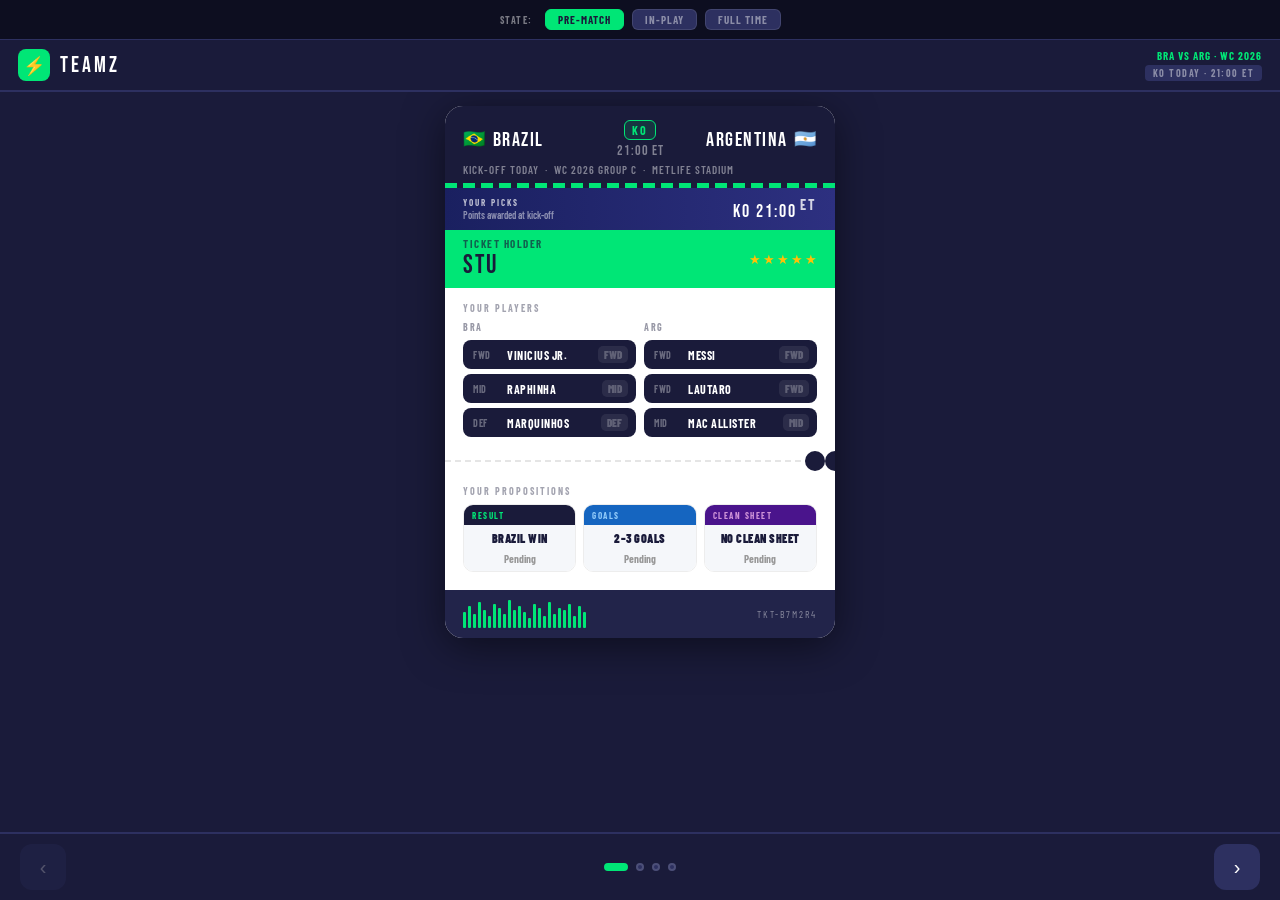
<file: demos/scratch/index.html>
<!DOCTYPE html>
<html lang="en">
<head>
<meta charset="UTF-8">
<meta name="viewport" content="width=device-width, initial-scale=1.0">
<title>TEAMZ – World Cup 2026</title>
<link href="https://fonts.googleapis.com/css2?family=Bebas+Neue&family=Barlow+Condensed:wght@400;600;700;900&family=Barlow:wght@400;600&display=swap" rel="stylesheet">
<style>
  *, *::before, *::after { box-sizing: border-box; margin: 0; padding: 0; }
  :root {
    --navy: #1a1b3a; --navy-mid: #22244a; --navy-light: #2d3060;
    --green: #00e676; --gold: #ffc107; --white: #ffffff;
    --muted: rgba(255,255,255,0.45); --radius: 18px;
    --live-red: #ff1744;
  }
  html, body { height: 100%; overflow: hidden; background: var(--navy); font-family: 'Barlow', sans-serif; }

  /* ── State bar ── */
  #state-bar {
    position: fixed; top: 0; left: 0; right: 0; z-index: 200;
    background: #0d0e20; border-bottom: 1px solid var(--navy-light);
    display: flex; align-items: center; justify-content: center; gap: 8px;
    padding: 7px 14px; height: 40px;
  }
  #state-bar span { font-family: 'Barlow Condensed', sans-serif; font-size: 10px; font-weight: 700; letter-spacing: 1.5px; text-transform: uppercase; color: var(--muted); margin-right: 4px; }
  .ssbtn {
    font-family: 'Barlow Condensed', sans-serif; font-size: 11px; font-weight: 700;
    letter-spacing: 1px; text-transform: uppercase;
    background: var(--navy-light); color: var(--muted);
    border: 1.5px solid rgba(255,255,255,0.1); border-radius: 6px;
    padding: 3px 12px; cursor: pointer; transition: all 0.18s;
  }
  .ssbtn:hover { background: var(--navy-mid); color: var(--white); }
  .ssbtn.active { background: var(--green); color: var(--navy); border-color: var(--green); }

  /* ── Header ── */
  header {
    position: fixed; top: 40px; left: 0; right: 0; z-index: 100;
    background: var(--navy); border-bottom: 2px solid var(--navy-light);
    display: flex; align-items: center; justify-content: space-between;
    padding: 10px 18px; height: 52px;
  }
  .logo { display: flex; align-items: center; gap: 10px; }
  .logo-icon { background: var(--green); color: var(--navy); font-size: 18px; width: 32px; height: 32px; border-radius: 8px; display: flex; align-items: center; justify-content: center; font-weight: 900; }
  .logo-text { font-family: 'Bebas Neue', sans-serif; font-size: 22px; letter-spacing: 3px; color: var(--white); }
  .header-right { display: flex; flex-direction: column; align-items: flex-end; gap: 3px; }
  .match-badge { font-family: 'Barlow Condensed', sans-serif; font-size: 11px; font-weight: 700; letter-spacing: 1px; color: var(--green); text-transform: uppercase; }
  .status-badge { font-family: 'Barlow Condensed', sans-serif; font-size: 10px; font-weight: 700; letter-spacing: 1.5px; text-transform: uppercase; padding: 2px 8px; border-radius: 4px; }
  .status-pre  { background: var(--navy-light); color: var(--muted); }
  .status-live { background: var(--live-red); color: white; animation: blink 1.4s infinite; }
  .status-ft   { background: var(--green); color: var(--navy); }
  @keyframes blink { 0%,100%{opacity:1} 50%{opacity:0.55} }

  /* ── Swiper ── */
  .swiper-wrap { position: fixed; top: 92px; bottom: 68px; left: 0; right: 0; overflow: hidden; }
  .swiper-track { display: flex; height: 100%; transition: transform 0.38s cubic-bezier(.4,0,.2,1); }
  .slide { min-width: 100%; height: 100%; padding: 14px; display: flex; flex-direction: column; align-items: center; overflow-y: auto; }

  /* ── Ticket ── */
  .ticket { width: 100%; max-width: 390px; background: var(--white); border-radius: var(--radius); overflow: hidden; box-shadow: 0 8px 40px rgba(0,0,0,0.5); flex-shrink: 0; }

  .ticket-header { background: var(--navy); padding: 14px 18px 12px; position: relative; overflow: hidden; }
  .ticket-header::after { content: ''; position: absolute; bottom: -1px; left: 0; right: 0; height: 6px; background: repeating-linear-gradient(90deg, var(--green) 0 12px, transparent 12px 18px); }
  .ticket-matchup { display: flex; align-items: center; justify-content: space-between; gap: 8px; margin-bottom: 4px; }
  .ticket-team { font-family: 'Bebas Neue', sans-serif; font-size: 20px; letter-spacing: 1.5px; color: var(--white); flex: 1; display: flex; align-items: center; gap: 6px; }
  .ticket-team.away { text-align: right; justify-content: flex-end; }
  .ticket-flag { font-size: 18px; line-height: 1; }
  .ticket-vs-wrap { display: flex; flex-direction: column; align-items: center; gap: 2px; }
  .ticket-vs { font-family: 'Barlow Condensed', sans-serif; font-size: 12px; font-weight: 700; color: var(--green); letter-spacing: 2px; background: rgba(0,230,118,0.12); border: 1px solid var(--green); padding: 2px 7px; border-radius: 6px; }
  .score-line { font-family: 'Bebas Neue', sans-serif; font-size: 22px; color: var(--white); letter-spacing: 3px; text-align: center; }
  .score-line.live-score { color: var(--live-red); }
  .ticket-meta { font-family: 'Barlow Condensed', sans-serif; font-size: 11px; font-weight: 600; letter-spacing: 1px; color: var(--muted); text-transform: uppercase; }
  .ticket-meta span { color: var(--gold); }

  /* ── Score strip ── */
  .score-strip {
    padding: 9px 18px;
    display: flex; align-items: center; justify-content: space-between;
  }
  .strip-pre  { background: linear-gradient(90deg, #1a2060, #2d3080); }
  .strip-live { background: linear-gradient(90deg, #7b0000, #c62828); }
  .strip-ft   { background: linear-gradient(90deg, #1b5e20, #2e7d32); }
  .strip-left-label { font-family: 'Barlow Condensed', sans-serif; font-size: 9px; font-weight: 700; letter-spacing: 2px; text-transform: uppercase; color: rgba(255,255,255,0.7); }
  .strip-left-sub { font-family: 'Barlow Condensed', sans-serif; font-size: 10px; font-weight: 600; color: rgba(255,255,255,0.5); margin-top: 1px; }
  .strip-score { font-family: 'Bebas Neue', sans-serif; font-size: 34px; letter-spacing: 1px; color: white; line-height: 1; }
  .strip-score sup { font-size: 14px; font-family: 'Barlow Condensed', sans-serif; font-weight: 700; margin-left: 3px; opacity: 0.8; vertical-align: super; }

  /* ── Owner band ── */
  .ticket-owner-band { background: var(--green); padding: 7px 18px; display: flex; align-items: center; justify-content: space-between; }
  .ticket-owner-name { font-family: 'Bebas Neue', sans-serif; font-size: 26px; letter-spacing: 2px; color: var(--navy); }
  .ticket-owner-label { font-family: 'Barlow Condensed', sans-serif; font-size: 11px; font-weight: 700; letter-spacing: 1.5px; color: var(--navy); opacity: 0.65; text-transform: uppercase; }
  .stars { display: flex; gap: 2px; }
  .star { color: var(--gold); font-size: 13px; }
  .star.empty { color: rgba(0,0,0,0.2); }

  /* ── Ticket body ── */
  .ticket-body { padding: 14px 18px 18px; }
  .section-label { font-family: 'Barlow Condensed', sans-serif; font-size: 10px; font-weight: 700; letter-spacing: 2px; color: var(--navy); opacity: 0.4; text-transform: uppercase; margin-bottom: 7px; margin-top: 14px; }
  .section-label:first-child { margin-top: 0; }

  .teams-grid { display: grid; grid-template-columns: 1fr 1fr; gap: 8px; }
  .team-col { display: flex; flex-direction: column; gap: 5px; }
  .team-col-label { font-family: 'Barlow Condensed', sans-serif; font-size: 10px; font-weight: 700; letter-spacing: 1.5px; text-transform: uppercase; opacity: 0.45; color: var(--navy); margin-bottom: 2px; }

  .player-chip { display: flex; align-items: center; gap: 6px; background: var(--navy); border-radius: 8px; padding: 6px 8px 6px 10px; }
  .player-chip .pos-tag { font-family: 'Barlow Condensed', sans-serif; font-size: 10px; font-weight: 700; letter-spacing: 0.5px; color: rgba(255,255,255,0.35); min-width: 28px; }
  .player-chip .pname { font-family: 'Barlow Condensed', sans-serif; font-size: 12px; font-weight: 700; letter-spacing: 0.5px; color: var(--white); text-transform: uppercase; flex: 1; }
  .player-chip .event-tag { font-size: 10px; color: var(--gold); font-family: 'Barlow Condensed', sans-serif; font-weight: 600; white-space: nowrap; }
  .pts-badge { font-family: 'Barlow Condensed', sans-serif; font-size: 12px; font-weight: 900; padding: 2px 6px; border-radius: 5px; flex-shrink: 0; }
  .pts-badge.pos  { background: var(--green); color: var(--navy); }
  .pts-badge.neg  { background: #ff1744; color: white; }
  .pts-badge.zero { background: rgba(255,255,255,0.12); color: rgba(255,255,255,0.4); }
  .pts-badge.pre  { background: rgba(255,255,255,0.08); color: rgba(255,255,255,0.25); font-size: 11px; }

  /* ── Perf divider ── */
  .perf { display: flex; align-items: center; margin: 14px -18px; }
  .perf::before { content: ''; flex: 1; height: 1.5px; background: repeating-linear-gradient(90deg, rgba(0,0,0,0.1) 0 6px, transparent 6px 10px); }
  .perf-circle { width: 20px; height: 20px; border-radius: 50%; background: var(--navy); flex-shrink: 0; }
  .perf-circle.left { margin-left: -10px; }
  .perf-circle.right { margin-right: -10px; }

  /* ── Props grid ── */
  .props-grid { display: grid; grid-template-columns: 1fr 1fr 1fr; gap: 7px; }
  .prop-card { border-radius: 10px; overflow: hidden; border: 1.5px solid rgba(0,0,0,0.07); }
  .prop-card-top { padding: 5px 8px 4px; font-family: 'Barlow Condensed', sans-serif; font-size: 9px; font-weight: 700; letter-spacing: 1.5px; text-transform: uppercase; display: flex; align-items: center; justify-content: space-between; }
  .prop-card-top.outcome { background: var(--navy); color: var(--green); }
  .prop-card-top.goals   { background: #1565c0; color: #90caf9; }
  .prop-card-top.cs      { background: #4a148c; color: #ce93d8; }
  .prop-result { font-size: 11px; }
  .prop-card-value { padding: 6px 8px 4px; font-family: 'Barlow Condensed', sans-serif; font-size: 12px; font-weight: 900; letter-spacing: 0.5px; text-transform: uppercase; color: var(--navy); background: #f5f7fa; text-align: center; line-height: 1.2; }
  .prop-pts { font-family: 'Barlow Condensed', sans-serif; font-size: 11px; font-weight: 700; text-align: center; padding: 3px 8px 6px; background: #f5f7fa; }
  .prop-pts.correct { color: #2e7d32; }
  .prop-pts.wrong   { color: #c62828; }
  .prop-pts.pending { color: #999; }

  /* ── Footer ── */
  .ticket-footer { background: var(--navy-mid); padding: 10px 18px; display: flex; align-items: center; justify-content: space-between; gap: 10px; }
  .barcode { display: flex; gap: 2px; align-items: flex-end; height: 28px; }
  .barcode span { display: inline-block; background: var(--green); border-radius: 1px; width: 3px; }
  .ticket-id { font-family: 'Barlow Condensed', sans-serif; font-size: 10px; letter-spacing: 2px; color: var(--muted); text-transform: uppercase; }

  /* ── League table slide ── */
  .league-card { width: 100%; max-width: 390px; background: var(--white); border-radius: var(--radius); overflow: hidden; box-shadow: 0 8px 40px rgba(0,0,0,0.5); flex-shrink: 0; }
  .league-header { background: var(--navy); padding: 14px 18px 12px; }
  .league-header::after { content: ''; display: block; margin-top: 10px; height: 6px; background: repeating-linear-gradient(90deg, var(--green) 0 12px, transparent 12px 18px); }
  .league-title { font-family: 'Bebas Neue', sans-serif; font-size: 22px; letter-spacing: 2px; color: var(--white); }
  .league-sub { font-family: 'Barlow Condensed', sans-serif; font-size: 11px; color: var(--muted); text-transform: uppercase; letter-spacing: 1px; margin-top: 2px; }
  .league-body { padding: 12px 18px 18px; }
  .league-table { width: 100%; border-collapse: collapse; }
  .league-table th { font-family: 'Barlow Condensed', sans-serif; font-size: 9px; font-weight: 700; letter-spacing: 1.5px; text-transform: uppercase; color: rgba(26,27,58,0.4); padding: 0 6px 8px; text-align: left; }
  .league-table th.num { text-align: right; }
  .league-table td { font-family: 'Barlow Condensed', sans-serif; font-size: 14px; font-weight: 700; padding: 7px 6px; border-top: 1px solid rgba(0,0,0,0.06); vertical-align: middle; }
  .league-table td.num { text-align: right; }
  .league-table tr.you { background: rgba(0,230,118,0.07); }
  .league-table tr.you td { color: #1b5e20; }
  .rank-pill { display: inline-flex; align-items: center; justify-content: center; width: 22px; height: 22px; border-radius: 50%; font-family: 'Bebas Neue', sans-serif; font-size: 13px; }
  .rank-1 { background: var(--gold); color: var(--navy); }
  .rank-2 { background: #bdbdbd; color: var(--navy); }
  .rank-3 { background: #bf8a50; color: white; }
  .rank-n { background: rgba(0,0,0,0.08); color: rgba(0,0,0,0.45); }
  .pts-num { color: #1b5e20; font-size: 16px; }
  tr.you .pts-num { font-size: 18px; }

  /* ── Nav footer ── */
  footer { position: fixed; bottom: 0; left: 0; right: 0; height: 68px; background: var(--navy); border-top: 2px solid var(--navy-light); display: flex; align-items: center; justify-content: center; padding: 0 20px; }
  .nav-btn { width: 46px; height: 46px; border: none; background: var(--navy-light); color: var(--white); border-radius: 12px; font-size: 20px; cursor: pointer; display: flex; align-items: center; justify-content: center; transition: background 0.15s, transform 0.1s; flex-shrink: 0; }
  .nav-btn:hover { background: var(--green); color: var(--navy); }
  .nav-btn:active { transform: scale(0.93); }
  .nav-btn:disabled { opacity: 0.25; pointer-events: none; }
  .dots { display: flex; gap: 8px; flex: 1; justify-content: center; }
  .dot { width: 8px; height: 8px; border-radius: 50%; background: var(--navy-light); border: 2px solid rgba(255,255,255,0.15); transition: all 0.25s; cursor: pointer; }
  .dot.active { background: var(--green); border-color: var(--green); width: 24px; border-radius: 4px; }
</style>
</head>
<body>

<!-- ── State switcher (dev control) ── -->
<div id="state-bar">
  <span>State:</span>
  <button class="ssbtn active" data-s="pre"  onclick="setState('pre')">Pre-Match</button>
  <button class="ssbtn"        data-s="live" onclick="setState('live')">In-Play</button>
  <button class="ssbtn"        data-s="ft"   onclick="setState('ft')">Full Time</button>
</div>

<!-- ── Header ── -->
<header>
  <div class="logo">
    <div class="logo-icon">⚡</div>
    <div class="logo-text">TEAMZ</div>
  </div>
  <div class="header-right">
    <div class="match-badge" id="hdr-badge">BRA vs ARG · WC 2026</div>
    <div class="status-badge status-pre" id="hdr-status">KO Today · 21:00 ET</div>
  </div>
</header>

<div class="swiper-wrap" id="swiperWrap">
  <div class="swiper-track" id="track"></div>
</div>

<footer>
  <button class="nav-btn" id="prevBtn" onclick="navigate(-1)">&#8249;</button>
  <div class="dots" id="dots"></div>
  <button class="nav-btn" id="nextBtn" onclick="navigate(1)">&#8250;</button>
</footer>

<script>
// ─── Match data ───────────────────────────────────────────
let STATE = 'pre'; // 'pre' | 'live' | 'ft'

const RESULT = { outcome: 'Brazil Win', goals: '2–3 Goals', cs: 'No Clean Sheet' };
const FT_SCORE_STR  = '2 – 1';
const LIVE_SCORE_STR = '1 – 1';
const LIVE_MIN = "67'";

// Display names for players
const PNAME = {
  'Alisson':      'Alisson',
  'Marquinhos':   'Marquinhos',
  'Raphinha':     'Raphinha',
  'Vinicius':     'Vinicius Jr.',
  'Rodrygo':      'Rodrygo',
  'Endrick':      'Endrick',
  'DibuMartinez': 'Dibu Martínez',
  'Romero':       'Romero',
  'MacAllister':  'Mac Allister',
  'DePaul':       'De Paul',
  'Lautaro':      'Lautaro',
  'Alvarez':      'Álvarez',
  'Messi':        'Messi',
  'Lisandro':     'L. Martínez',
};

// Positions
const PPOS = {
  'Alisson':'GK','Marquinhos':'DEF','Raphinha':'MID','Vinicius':'FWD',
  'Rodrygo':'MID','Endrick':'FWD','DibuMartinez':'GK','Romero':'DEF',
  'MacAllister':'MID','DePaul':'MID','Lautaro':'FWD','Alvarez':'FWD',
  'Messi':'FWD','Lisandro':'DEF',
};

// Points at 67' (live)
const PTS_LIVE = {
  'Alisson':4,'Marquinhos':4,'Raphinha':8,'Vinicius':14,
  'Rodrygo':5,'Endrick':0,'DibuMartinez':2,'Romero':4,
  'MacAllister':5,'DePaul':2,'Lautaro':14,'Alvarez':4,
  'Messi':7,'Lisandro':4,
};

// Points at full time
const PTS_FT = {
  'Alisson':6,'Marquinhos':16,'Raphinha':10,'Vinicius':18,
  'Rodrygo':7,'Endrick':4,'DibuMartinez':3,'Romero':5,
  'MacAllister':8,'DePaul':3,'Lautaro':14,'Alvarez':6,
  'Messi':9,'Lisandro':5,
};

// Notable events shown on chips
const EVENTS_LIVE = {
  'Raphinha': "🅰 23'",
  'Vinicius': "⚽ 23'",
  'Messi':    "🅰 55'",
  'Lautaro':  "⚽ 55'",
};

const EVENTS_FT = {
  'Raphinha':    "🅰 23'",
  'Vinicius':    "⚽23' 🅰78'",
  'Messi':       "🅰 55'",
  'Lautaro':     "⚽ 55'",
  'Marquinhos':  "⚽ 78'",
};

// ─── Tickets ──────────────────────────────────────────────
const TICKETS = [
  {
    user:'Stu', id:'TKT-B7M2R4', stars:5,
    home:['Vinicius','Raphinha','Marquinhos'],
    away:['Messi','Lautaro','MacAllister'],
    outcome:'Brazil Win', goals:'2–3 Goals', cs:'No Clean Sheet'
  },
  {
    user:'Roo', id:'TKT-R4X9W7', stars:3,
    home:['Alisson','Rodrygo','Endrick'],
    away:['DibuMartinez','Romero','Lautaro'],
    outcome:'Draw', goals:'2–3 Goals', cs:'No Clean Sheet'
  },
  {
    user:'Dad', id:'TKT-D2N5Q3', stars:4,
    home:['Marquinhos','Vinicius','Raphinha'],
    away:['Messi','DePaul','Lisandro'],
    outcome:'Brazil Win', goals:'4+ Goals', cs:'No Clean Sheet'
  },
  {
    user:'Mum', id:'TKT-M7F1B6', stars:2,
    home:['Rodrygo','Endrick','Alisson'],
    away:['Alvarez','MacAllister','Romero'],
    outcome:'Draw', goals:'2–3 Goals', cs:'Brazil CS'
  }
];

// ─── League table (FT) ────────────────────────────────────
// Computed real totals + some fictional extra players
function computeTotal(t) {
  const pts = STATE === 'live' ? PTS_LIVE : PTS_FT;
  const pPts = [...t.home, ...t.away].reduce((s, n) => s + (pts[n] ?? 0), 0);
  const propPts = ['outcome','goals','cs'].reduce((s, k) => s + (t[k] === RESULT[k] ? 20 : 0), 0);
  return { pPts, propPts, total: pPts + propPts };
}

const LEAGUE = [
  { user:'TheGaffer88', pPts: 72, propPts: 40, you: false },
  { user:'SambaKing',   pPts: 68, propPts: 40, you: false },
  // Stu, Roo, Dad, Mum injected at render time
  { user:'AlbicelesteFan', pPts: 55, propPts: 20, you: false },
  { user:'TigerFoot',     pPts: 50, propPts: 20, you: false },
  { user:'SelecaoStar',   pPts: 44, propPts: 20, you: false },
  { user:'GoalMachineXL', pPts: 40, propPts: 20, you: false },
];

// ─── Rendering helpers ────────────────────────────────────
function ptsBadge(name) {
  const pts = STATE === 'ft' ? PTS_FT : (STATE === 'live' ? PTS_LIVE : null);
  if (!pts) return `<span class="pts-badge pre">${PPOS[name]}</span>`;
  const p = pts[name] ?? 0;
  const cls = p > 0 ? 'pos' : p < 0 ? 'neg' : 'zero';
  return `<span class="pts-badge ${cls}">${p > 0 ? '+' : ''}${p}</span>`;
}

function eventTag(name) {
  const map = STATE === 'ft' ? EVENTS_FT : (STATE === 'live' ? EVENTS_LIVE : null);
  if (!map || !map[name]) return '';
  return `<span class="event-tag">${map[name]}</span>`;
}

function playerChip(name) {
  return `
    <div class="player-chip">
      <span class="pos-tag">${PPOS[name]}</span>
      <span class="pname">${PNAME[name]}</span>
      ${eventTag(name)}
      ${ptsBadge(name)}
    </div>`;
}

function propCard(typeClass, label, userPick, key) {
  if (STATE === 'pre') {
    return `
    <div class="prop-card">
      <div class="prop-card-top ${typeClass}"><span>${label}</span></div>
      <div class="prop-card-value">${userPick}</div>
      <div class="prop-pts pending">Pending</div>
    </div>`;
  }
  const correct = userPick === RESULT[key];
  const icon = correct ? '✓' : (STATE === 'ft' ? '✗' : '…');
  const ptsLabel = STATE === 'ft' ? (correct ? '+20 pts' : '0 pts') : (correct ? '+20 pts' : 'TBD');
  const ptsClass = correct ? 'correct' : (STATE === 'ft' ? 'wrong' : 'pending');
  return `
    <div class="prop-card">
      <div class="prop-card-top ${typeClass}">
        <span>${label}</span>
        <span class="prop-result">${icon}</span>
      </div>
      <div class="prop-card-value">${userPick}</div>
      <div class="prop-pts ${ptsClass}">${ptsLabel}</div>
    </div>`;
}

function scoreStrip(t) {
  const pts = STATE === 'ft' ? PTS_FT : (STATE === 'live' ? PTS_LIVE : null);
  if (STATE === 'pre') {
    return `
    <div class="score-strip strip-pre">
      <div>
        <div class="strip-left-label">Your Picks</div>
        <div class="strip-left-sub">Points awarded at kick-off</div>
      </div>
      <div class="strip-score" style="font-size:18px;letter-spacing:2px;">KO 21:00<sup>ET</sup></div>
    </div>`;
  }
  const pPts = [...t.home, ...t.away].reduce((s, n) => s + (pts[n] ?? 0), 0);
  const propPts = ['outcome','goals','cs'].reduce((s, k) => s + (t[k] === RESULT[k] ? 20 : 0), 0);
  const total = pPts + propPts;
  const sign = total >= 0 ? '+' : '';
  const stripClass = STATE === 'live' ? 'strip-live' : 'strip-ft';
  const topLabel = STATE === 'live' ? `Live · ${LIVE_MIN}` : 'Final Score';
  return `
    <div class="score-strip ${stripClass}">
      <div>
        <div class="strip-left-label">${topLabel}</div>
        <div class="strip-left-sub">Players +${pPts} · Props +${propPts}</div>
      </div>
      <div class="strip-score">${sign}${total}<sup>pts</sup></div>
    </div>`;
}

function ticketHeader() {
  let vsLabel, scorePart;
  if (STATE === 'pre') {
    vsLabel = `<div class="ticket-vs">KO</div>`;
    scorePart = `<div class="score-line" style="font-size:14px;letter-spacing:1px;color:rgba(255,255,255,0.45)">21:00 ET</div>`;
  } else if (STATE === 'live') {
    vsLabel = `<div class="ticket-vs" style="background:rgba(255,23,68,0.15);border-color:#ff1744;color:#ff1744;">LIVE</div>`;
    scorePart = `<div class="score-line live-score">${LIVE_SCORE_STR}</div>`;
  } else {
    vsLabel = `<div class="ticket-vs">FT</div>`;
    scorePart = `<div class="score-line">${FT_SCORE_STR}</div>`;
  }
  const metaLabel = STATE === 'pre' ? 'Kick-off Today' : (STATE === 'live' ? `In Progress &nbsp;·&nbsp; ${LIVE_MIN}` : '<span>Full Time</span>');
  return `
    <div class="ticket-header">
      <div class="ticket-matchup">
        <div class="ticket-team"><span class="ticket-flag">🇧🇷</span> Brazil</div>
        <div class="ticket-vs-wrap">
          ${vsLabel}
          ${scorePart}
        </div>
        <div class="ticket-team away">Argentina <span class="ticket-flag">🇦🇷</span></div>
      </div>
      <div class="ticket-meta">${metaLabel} &nbsp;·&nbsp; WC 2026 Group C &nbsp;·&nbsp; MetLife Stadium</div>
    </div>`;
}

function starHTML(n) {
  return [1,2,3,4,5].map(i => `<span class="star${i>n?' empty':''}" >★</span>`).join('');
}

function barcode() {
  return [16,22,14,26,18,12,24,20,14,28,18,22,16,10,24,20,12,26,14,20,18,24,12,22,16]
    .map(h => `<span style="height:${h}px"></span>`).join('');
}

function renderTicket(t) {
  const homeLbl = 'BRA';
  const awayLbl = 'ARG';
  return `
  <div class="ticket">
    ${ticketHeader()}
    ${scoreStrip(t)}
    <div class="ticket-owner-band">
      <div>
        <div class="ticket-owner-label">Ticket holder</div>
        <div class="ticket-owner-name">${t.user}</div>
      </div>
      <div class="stars">${starHTML(t.stars)}</div>
    </div>
    <div class="ticket-body">
      <div class="section-label">Your Players</div>
      <div class="teams-grid">
        <div class="team-col">
          <div class="team-col-label">${homeLbl}</div>
          ${t.home.map(p => playerChip(p)).join('')}
        </div>
        <div class="team-col">
          <div class="team-col-label">${awayLbl}</div>
          ${t.away.map(p => playerChip(p)).join('')}
        </div>
      </div>
      <div class="perf">
        <div class="perf-circle left"></div>
        <div class="perf-circle right"></div>
      </div>
      <div class="section-label">Your Propositions</div>
      <div class="props-grid">
        ${propCard('outcome', 'Result',     t.outcome, 'outcome')}
        ${propCard('goals',   'Goals',      t.goals,   'goals')}
        ${propCard('cs',      'Clean Sheet',t.cs,      'cs')}
      </div>
    </div>
    <div class="ticket-footer">
      <div class="barcode">${barcode()}</div>
      <div class="ticket-id">${t.id}</div>
    </div>
  </div>`;
}

function renderLeagueTable() {
  // Build combined table
  const ticketRows = TICKETS.map(t => {
    const { pPts, propPts, total } = computeTotal(t);
    return { user: t.user, pPts, propPts, total, you: t.user === 'Stu' };
  });
  const all = [...LEAGUE.map(r => ({ ...r, total: r.pPts + r.propPts })), ...ticketRows];
  all.sort((a, b) => b.total - a.total);

  const rows = all.map((r, i) => {
    const rank = i + 1;
    const rankCls = rank <= 3 ? `rank-${rank}` : 'rank-n';
    const youCls = r.you ? ' you' : '';
    const youTag = r.you ? ' 👤' : '';
    return `
      <tr class="${youCls}">
        <td><span class="rank-pill ${rankCls}">${rank}</span></td>
        <td>${r.user}${youTag}</td>
        <td class="num">${r.pPts}</td>
        <td class="num">${r.propPts}</td>
        <td class="num pts-num">${r.total}</td>
      </tr>`;
  }).join('');

  return `
  <div class="league-card">
    <div class="league-header">
      <div class="league-title">League Table</div>
      <div class="league-sub">Brazil vs Argentina · WC 2026 · Points this match</div>
    </div>
    <div class="league-body">
      <table class="league-table">
        <thead>
          <tr>
            <th></th>
            <th>Manager</th>
            <th class="num">Players</th>
            <th class="num">Props</th>
            <th class="num">Total</th>
          </tr>
        </thead>
        <tbody>${rows}</tbody>
      </table>
    </div>
  </div>`;
}

// ─── Swiper ───────────────────────────────────────────────
let cur = 0;
let slideCount = 0;

function buildSlides() {
  const track = document.getElementById('track');
  track.innerHTML = '';

  const slides = [...TICKETS];
  if (STATE === 'ft') slides.push({ __league: true });

  slideCount = slides.length;

  slides.forEach(t => {
    const s = document.createElement('div');
    s.className = 'slide';
    s.innerHTML = t.__league ? renderLeagueTable() : renderTicket(t);
    track.appendChild(s);
  });

  // rebuild dots
  const dotsEl = document.getElementById('dots');
  dotsEl.innerHTML = '';
  for (let i = 0; i < slideCount; i++) {
    const d = document.createElement('div');
    d.className = 'dot' + (i === cur ? ' active' : '');
    d.onclick = () => goTo(i);
    dotsEl.appendChild(d);
  }

  goTo(Math.min(cur, slideCount - 1));
}

function goTo(i) {
  cur = i;
  document.getElementById('track').style.transform = `translateX(-${i * 100}%)`;
  document.querySelectorAll('.dot').forEach((d, j) => d.classList.toggle('active', j === i));
  document.getElementById('prevBtn').disabled = i === 0;
  document.getElementById('nextBtn').disabled = i === slideCount - 1;
}

function navigate(dir) { goTo(Math.max(0, Math.min(slideCount - 1, cur + dir))); }

// ─── State switching ──────────────────────────────────────
const HEADER_CONFIG = {
  pre:  { badge: 'BRA vs ARG · WC 2026', statusText: 'KO Today · 21:00 ET',   statusClass: 'status-pre' },
  live: { badge: `BRA 1–1 ARG · ${LIVE_MIN}`,      statusText: '● Live',              statusClass: 'status-live' },
  ft:   { badge: 'BRA 2–1 ARG · Full Time',         statusText: '✓ Full Time',         statusClass: 'status-ft' },
};

function setState(s) {
  STATE = s;

  // update header
  const cfg = HEADER_CONFIG[s];
  document.getElementById('hdr-badge').textContent = cfg.badge;
  const st = document.getElementById('hdr-status');
  st.textContent = cfg.statusText;
  st.className = `status-badge ${cfg.statusClass}`;

  // update buttons
  document.querySelectorAll('.ssbtn').forEach(btn => {
    btn.classList.toggle('active', btn.dataset.s === s);
  });

  // rebuild slides
  buildSlides();
}

// ─── Swipe support ────────────────────────────────────────
let sx = null;
const wrap = document.getElementById('swiperWrap');
wrap.addEventListener('touchstart', e => { sx = e.touches[0].clientX; }, { passive: true });
wrap.addEventListener('touchend', e => {
  if (sx === null) return;
  const dx = e.changedTouches[0].clientX - sx;
  if (Math.abs(dx) > 45) navigate(dx < 0 ? 1 : -1);
  sx = null;
});

// ─── Init ─────────────────────────────────────────────────
setState('pre');
</script>
</body>
</html>
</file>
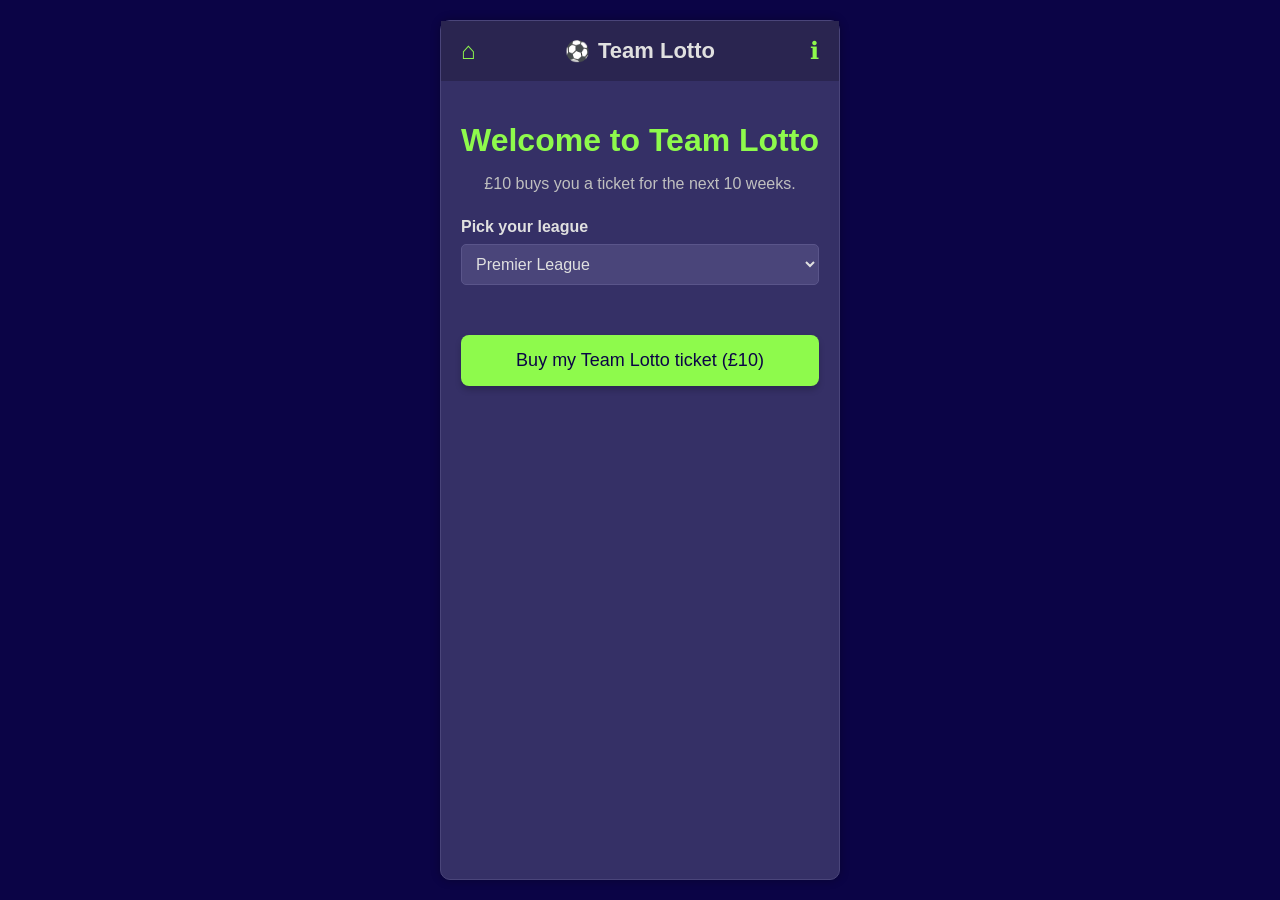
<file: demos/teams-lotto/index.html>
<!DOCTYPE html>
<html lang="en">
<head>
    <meta charset="UTF-8">
    <meta name="viewport" content="width=device-width, initial-scale=1.0">
    <meta name="robots" content="noindex, nofollow">
    <title>Team Lotto Demo</title>
    <link rel="icon" href="data:image/svg+xml,%3Csvg xmlns='http://www.w3.org/2000/svg' viewBox='0 0 24 24'%3E%3Cpath fill='%238EFA4C' d='M12 2C6.48 2 2 6.48 2 12s4.48 10 10 10 10-4.48 10-10S17.52 2 12 2zm0 18c-4.41 0-8-3.59-8-8s3.59-8 8-8 8 3.59 8 8-3.59 8-8 8zM11 7h2v6h-2zM11 15h2v2h-2z'/%3E%3C/svg%3E" type="image/svg+xml">
    <style>
        body {
            font-family: 'Inter', Arial, sans-serif;
            margin: 0;
            padding: 0;
            background-color: #0B0446; /* Dark background */
            min-height: 100vh;
            box-sizing: border-box;
            padding-top: 20px;
            visibility: hidden;
            overflow-x: hidden;
            display: block;
            color: #E0E0E0; /* Light text color for contrast */
        }

        /* Branding Bar */
        .branding-bar {
            display: flex;
            align-items: center;
            justify-content: space-between;
            background-color: #2A2550; /* Darker shade for bar */
            color: #E0E0E0;
            padding: 10px 15px;
            height: 60px;
            box-sizing: border-box;
            width: 100%;
            position: sticky;
            top: 0;
            z-index: 1000;
        }

        .branding-bar .icon {
            font-size: 24px;
            cursor: pointer;
            padding: 5px;
            color: #8EFA4C; /* Accent color */
        }

        .branding-bar .logo {
            display: flex;
            align-items: center;
            gap: 8px;
            position: absolute;
            left: 50%;
            transform: translateX(-50%);
        }

        .branding-bar .logo-text {
            font-size: 22px;
            font-weight: bold;
        }

        .branding-bar .football-icon {
            font-size: 20px;
            color: #8EFA4C; /* Accent color */
        }

        /* General Layout for Screens */
        .screen {
            display: none;
            width: 100%;
            max-width: 400px;
            margin: 0 auto;
            border: 1px solid #4A457A; /* Lighter border for dark mode */
            box-shadow: 0 0 10px rgba(0,0,0,0.3);
            background-color: #353066; /* Container background */
            min-height: calc(100vh - 40px);
            box-sizing: border-box;
            flex-direction: column;
            border-radius: 10px;
            color: #E0E0E0; /* Light text inside containers */
        }

        .screen.active {
            display: flex;
        }

        .content {
            flex-grow: 1;
            padding: 20px;
            text-align: center;
            overflow-y: auto;
        }

        .content h1, .content h2 {
            color: #8EFA4C; /* Accent color for headers */
            margin-bottom: 15px;
        }

        .content p {
            margin-bottom: 25px;
            color: #C0C0C0; /* Slightly lighter grey for paragraph text */
        }

        /* Form Elements */
        .form-group {
            margin-bottom: 30px;
            text-align: left;
        }

        .form-group label {
            display: block;
            font-weight: bold;
            margin-bottom: 8px;
            color: #E0E0E0;
        }

        .form-group select {
            width: 100%;
            padding: 10px;
            border: 1px solid #5A558A; /* Darker border for select */
            border-radius: 5px;
            font-size: 16px;
            box-sizing: border-box;
            background-color: #4A457A; /* Darker background for select */
            color: #E0E0E0;
        }

        /* Buttons */
        .full-width-btn {
            width: 100%;
            padding: 15px;
            background-color: #8EFA4C; /* Accent color for buttons */
            color: #0B0446; /* Dark text on light button */
            border: none;
            border-radius: 8px;
            font-size: 18px;
            cursor: pointer;
            transition: background-color 0.3s ease, transform 0.1s ease;
            margin-top: 20px;
            box-shadow: 0 4px 6px rgba(0,0,0,0.2);
        }

        .full-width-btn:hover {
            background-color: #7ADF3C; /* Slightly darker on hover */
            transform: translateY(-2px);
        }

        .full-width-btn:active {
            transform: translateY(0);
            box-shadow: 0 2px 4px rgba(0,0,0,0.2);
        }

        .full-width-btn:disabled {
            background-color: #606060; /* Grey for disabled */
            cursor: not-allowed;
            box-shadow: none;
            transform: none;
            color: #A0A0A0;
        }

        /* Team Grid */
        .team-grid {
            display: grid;
            grid-template-columns: repeat(2, 1fr); /* Always 2 columns */
            gap: 15px;
            margin-top: 25px;
            margin-bottom: 30px;
        }

        .team-tile {
            background-color: #353066; /* Container background */
            border: 1px solid #4A457A;
            border-radius: 10px;
            padding: 15px;
            text-align: center;
            box-shadow: 0 2px 5px rgba(0,0,0,0.15);
            display: flex;
            flex-direction: column;
            justify-content: space-between;
            height: 180px;
            overflow: hidden;
            position: relative; /* For ribbon */
        }

        .team-tile.selected {
            border: 2px solid #8EFA4C; /* Accent color for selected */
            background-color: #4A457A; /* Darker background for selected */
        }

        .team-tile .crest {
            width: 60px;
            height: 60px;
            margin: 0 auto 10px;
            border-radius: 50%; /* Make it circular */
            display: flex;
            align-items: center;
            justify-content: center;
            font-size: 18px;
            font-weight: bold;
            color: white; /* White text inside crest */
            /* Initial opacity for reveal animation on screen2 only */
            opacity: 1; /* Default to visible */
            transition: opacity 1s ease-in-out; /* For reveal animation */
            border: 2px solid rgba(255,255,255,0.3); /* Lighter border for crest */
            box-shadow: 0 2px 5px rgba(0,0,0,0.3);
        }

        /* Class to hide crests specifically for the reveal animation on Screen 2 */
        .team-tile.hidden-for-reveal .crest {
            opacity: 0;
        }

        .team-tile .team-info {
            font-size: 12px;
            color: #C0C0C0;
            margin-bottom: 10px;
            height: 40px;
            display: flex;
            flex-direction: column;
            justify-content: center;
        }
        .team-tile .team-info p strong {
            font-size: 1.1em; /* Bigger team name labels */
            color: #E0E0E0;
        }

        .team-tile .team-info p {
            margin: 2px 0;
        }

        .team-tile .pick-btn {
            width: 100%;
            padding: 8px;
            background-color: #8EFA4C; /* Accent color for buttons */
            color: #0B0446;
            border: none;
            border-radius: 6px;
            font-size: 14px;
            cursor: pointer;
            transition: background-color 0.3s ease, transform 0.1s ease;
            display: flex;
            align-items: center;
            justify-content: center;
            gap: 5px;
            box-shadow: 0 2px 4px rgba(0,0,0,0.15);
        }

        .team-tile .pick-btn:hover {
            background-color: #7ADF3C;
            transform: translateY(-1px);
        }
        .team-tile .pick-btn:active {
            transform: translateY(0);
            box-shadow: 0 1px 2px rgba(0,0,0,0.15);
        }

        .team-tile .pick-btn.picked {
            background-color: #5CB85C; /* A slightly different green for picked state */
            color: white; /* White tick */
        }

        /* Double Points Grid */
        #double-points-grid {
            grid-template-columns: repeat(2, 1fr); /* Always 2 columns */
            margin-bottom: 30px;
        }

        /* Double Points Tile Button Style (always accent color, with tick) */
        .double-points-tile .pick-btn {
            background-color: #8EFA4C; /* Accent color */
            color: #0B0446;
        }
        .double-points-tile .pick-btn:hover {
            background-color: #7ADF3C;
        }
        .double-points-tile.selected .pick-btn {
            background-color: #7ADF3C; /* Slightly darker accent when picked */
            color: #0B0446;
        }

        /* In-Play Grid */
        #in-play-grid {
            grid-template-columns: repeat(2, 1fr); /* Always 2 columns */
            margin-bottom: 30px;
        }

        .in-play-tile {
            background-color: #353066; /* Container background */
            border: 1px solid #4A457A;
            border-radius: 10px;
            padding: 15px;
            text-align: center;
            box-shadow: 0 2px 5px rgba(0,0,0,0.15);
            display: flex;
            flex-direction: column;
            justify-content: space-between;
            height: 180px;
            position: relative;
        }

        .in-play-tile .crest {
            width: 60px;
            height: 60px;
            border-radius: 50%; /* Make it circular */
            font-size: 18px;
            font-weight: bold;
            color: white; /* White text inside crest */
            border: 2px solid rgba(255,255,255,0.3);
            box-shadow: 0 2px 5px rgba(0,0,0,0.3);
            margin: 0 auto 10px;
            display: flex;
            align-items: center;
            justify-content: center;
        }

        .in-play-tile .match-summary {
            font-size: 13px;
            color: #C0C0C0;
            margin-bottom: 5px;
        }
        .in-play-tile .match-score {
            font-size: 16px;
            font-weight: bold;
            color: #8EFA4C; /* Accent color for score */
            margin-bottom: 10px;
        }

        .in-play-tile .points {
            font-size: 24px;
            font-weight: bold;
            color: #8EFA4C; /* Accent color for number */
            display: flex;
            align-items: baseline;
            justify-content: center;
            gap: 5px;
            white-space: nowrap; /* Prevent breaking */
            min-width: 0;
            flex-shrink: 0;
        }
        .in-play-tile .points .pts-text {
            font-size: 16px;
            color: #8EFA4C; /* Accent color for 'pts' as well */
        }

        /* Live Match Indicator */
        .live-indicator {
            display: inline-block;
            width: 8px;
            height: 8px;
            background-color: #8EFA4C; /* Accent green */
            border-radius: 50%;
            margin-left: 5px;
            animation: pulse 1.5s infinite;
        }

        @keyframes pulse {
            0% {
                box-shadow: 0 0 0 0 rgba(142, 250, 76, 0.7);
            }
            70% {
                box-shadow: 0 0 0 10px rgba(142, 250, 76, 0);
            }
            100% {
                box-shadow: 0 0 0 0 rgba(142, 250, 76, 0);
            }
        }

        /* Double Points Ribbon */
        .double-points-ribbon {
            position: absolute;
            top: 15px; /* Moved down */
            left: -10px; /* Moved right */
            background-color: #FFD700; /* Gold */
            color: #333;
            padding: 5px 15px;
            font-size: 10px;
            font-weight: bold;
            transform: rotate(-45deg);
            transform-origin: 0% 100%;
            box-shadow: 0 2px 5px rgba(0,0,0,0.2);
            z-index: 10;
        }

        /* Total Points Bar */
        #total-points-bar {
            background-color: #4A457A; /* Darker container background */
            padding: 15px;
            border-radius: 8px;
            margin-bottom: 30px;
            font-size: 18px;
            font-weight: bold;
            color: #8EFA4C; /* Accent color */
            box-shadow: 0 2px 5px rgba(0,0,0,0.08);
        }

        /* Leaderboard */
        #leaderboard {
            margin-top: 20px;
            padding: 15px;
            border: 1px solid #4A457A;
            border-radius: 8px;
            background-color: #353066; /* Container background */
        }

        .leaderboard-item {
            display: flex;
            align-items: center;
            justify-content: space-between;
            padding: 8px 0;
            border-bottom: 1px dashed #4A457A; /* Darker dashed border */
            position: relative;
        }

        .leaderboard-item:last-child {
            border-bottom: none;
        }

        /* Gold backgrounds for top 3 */
        .leaderboard-item.gold-1st { background-color: rgba(255, 215, 0, 1); color: #0B0446; }
        .leaderboard-item.gold-2nd { background-color: rgba(255, 215, 0, 0.7); color: #0B0446; }
        .leaderboard-item.gold-3rd { background-color: rgba(255, 215, 0, 0.4); color: #0B0446; }

        .leaderboard-item.gold-1st .score,
        .leaderboard-item.gold-2nd .score,
        .leaderboard-item.gold-3rd .score {
            color: #0B0446; /* Dark text on gold background */
        }
        .leaderboard-item.gold-1st .rank,
        .leaderboard-item.gold-2nd .rank,
        .leaderboard-item.gold-3rd .rank,
        .leaderboard-item.gold-1st .emoji,
        .leaderboard-item.gold-2nd .emoji,
        .leaderboard-item.gold-3rd .emoji,
        .leaderboard-item.gold-1st .name,
        .leaderboard-item.gold-2nd .name,
        .leaderboard-item.gold-3rd .name {
            color: #0B0446; /* Dark text on gold background */
        }


        .leaderboard-item .rank {
            font-weight: bold;
            color: #C0C0C0;
            width: 30px;
            text-align: left;
            padding-left: 5px; /* Small padding on left */
        }

        .leaderboard-item .emoji {
            font-size: 18px;
            margin-right: 8px;
        }

        .leaderboard-item .name {
            flex-grow: 1;
            text-align: left;
            color: #E0E0E0;
            font-weight: 500;
        }

        .leaderboard-item .score-group {
            display: flex;
            align-items: center;
            gap: 8px; /* Padding between prize and score */
        }

        .leaderboard-item .prize-tag {
            background-color: #8EFA4C; /* Accent green for prize tag */
            color: #0B0446;
            padding: 3px 8px;
            border-radius: 5px;
            font-size: 12px;
            font-weight: bold;
        }
        .leaderboard-item.gold-1st .prize-tag,
        .leaderboard-item.gold-2nd .prize-tag,
        .leaderboard-item.gold-3rd .prize-tag {
            background-color: #0B0446; /* Darker background for prize tag on gold */
            color: #8EFA4C;
        }


        .leaderboard-item .score {
            font-weight: bold;
            color: #8EFA4C; /* Accent color for score */
        }

        .leaderboard-item .view-details-btn {
            background: none;
            border: none;
            font-size: 20px;
            cursor: pointer;
            color: #8EFA4C; /* Accent color for button */
            padding: 5px;
            border-radius: 5px;
            transition: background-color 0.2s;
        }
        .leaderboard-item .view-details-btn:hover {
            background-color: #4A457A; /* Darker hover for button */
        }

        /* Modal Styles */
        .modal-overlay {
            position: fixed;
            top: 0;
            left: 0;
            width: 100%;
            height: 100%;
            background-color: rgba(0, 0, 0, 0.8);
            backdrop-filter: blur(5px);
            z-index: 2000;
            display: flex; /* Always flex to center content */
            justify-content: center;
            align-items: center;
            visibility: hidden; /* Controlled by JS for smooth transition */
            opacity: 0; /* Controlled by JS for smooth transition */
            transition: opacity 0.3s ease-in-out, visibility 0.3s ease-in-out;
        }

        .modal-content {
            background-color: #353066; /* Container background */
            padding: 25px;
            border-radius: 12px;
            box-shadow: 0 5px 15px rgba(0, 0, 0, 0.5);
            width: 90%;
            max-width: 380px;
            max-height: 90vh;
            overflow-y: auto;
            position: relative;
            /* Animation properties are now handled by the overlay's opacity/visibility */
            /* Removed transform translate from here as it's handled by flex centering */
        }

        /* Removed @keyframes fadeInScale from here as it's no longer needed for content */


        .modal-close-btn {
            position: absolute;
            top: 10px;
            right: 15px;
            font-size: 28px;
            font-weight: bold;
            color: #C0C0C0; /* Light grey close button */
            background: none;
            border: none;
            cursor: pointer;
            padding: 5px;
        }
        .modal-close-btn:hover {
            color: #E0E0E0;
        }

        .modal-header {
            font-size: 22px;
            font-weight: bold;
            color: #8EFA4C; /* Accent color */
            margin-bottom: 10px;
            text-align: center;
            display: flex;
            align-items: center;
            justify-content: center;
            gap: 8px;
        }

        .modal-header .emoji {
            font-size: 20px;
        }

        .modal-total-points-bar {
            background-color: #4A457A; /* Darker container background */
            padding: 12px;
            border-radius: 8px;
            font-size: 16px;
            font-weight: bold;
            color: #8EFA4C; /* Accent color */
            box-shadow: 0 2px 5px rgba(0,0,0,0.08);
            margin-top: 10px;
            margin-bottom: 20px;
        }

        .modal-team-grid {
            display: grid;
            grid-template-columns: repeat(2, 1fr);
            gap: 10px;
            margin-top: 15px;
            margin-bottom: 20px;
        }

        /* Reusing in-play-tile styles for modal teams for consistency */
        .modal-team-tile {
            background-color: #353066; /* Container background */
            border: 1px solid #4A457A;
            border-radius: 10px;
            padding: 10px;
            text-align: center;
            box-shadow: 0 2px 5px rgba(0,0,0,0.15);
            display: flex;
            flex-direction: column;
            justify-content: space-between;
            height: 150px;
            position: relative;
        }
        .modal-team-tile .crest {
            width: 50px;
            height: 50px;
            font-size: 16px;
            margin: 0 auto 8px;
            border-radius: 50%; /* Ensure circular */
            color: white; /* White text inside crest */
            border: 2px solid rgba(255,255,255,0.3);
            box-shadow: 0 2px 5px rgba(0,0,0,0.3);
            display: flex;
            align-items: center;
            justify-content: center;
        }
        .modal-team-tile .match-summary {
            font-size: 11px;
            margin-bottom: 3px;
            color: #C0C0C0;
        }
        .modal-team-tile .match-score {
            font-size: 14px;
            margin-bottom: 8px;
            color: #8EFA4C;
        }
        .modal-team-tile .points {
            font-size: 20px;
            gap: 3px;
            color: #8EFA4C;
        }
        .modal-team-tile .points .pts-text {
            font-size: 14px;
            color: #8EFA4C;
        }

        .modal-team-tile .double-points-ribbon {
            top: 5px;
            left: -15px;
            padding: 3px 10px;
            font-size: 8px;
            background-color: #FFD700; /* Gold */
            color: #333;
        }
    </style>
</head>
<body>

    <!-- SCREEN 1 - 'buy in' -->
    <div id="screen1" class="screen">
        <div class="branding-bar">
            <span class="icon home-icon">&#x2302;</span> <!-- Flat house icon -->
            <div class="logo">
                <span class="football-icon">⚽</span> <!-- Football icon moved left -->
                <span class="logo-text">Team Lotto</span>
            </div>
            <span class="icon info-icon">&#x2139;</span> <!-- Info icon -->
        </div>

        <div class="content">
            <h1>Welcome to Team Lotto</h1>
            <p>£10 buys you a ticket for the next 10 weeks.</p>

            <div class="form-group">
                <label for="league-select">Pick your league</label>
                <select id="league-select">
                    <option value="premier-league" selected>Premier League</option>
                    <option value="la-liga">La Liga</option>
                    <option value="ligue-1">Ligue 1</option>
                    <option value="bundesliga">Bundesliga</option>
                    <option value="serie-a">Serie A</option>
                </select>
            </div>

            <button id="buy-ticket-btn" class="full-width-btn">Buy my Team Lotto ticket (£10)</button>
        </div>
    </div>

    <!-- SCREEN 2 - 'pick 6' -->
    <div id="screen2" class="screen">
        <div class="branding-bar">
            <span class="icon home-icon">&#x2302;</span>
            <div class="logo">
                <span class="football-icon">⚽</span>
                <span class="logo-text">Team Lotto</span>
            </div>
            <span class="icon info-icon">&#x2139;</span>
        </div>

        <div class="content">
            <h2 class="page-header">Your week 1 teams</h2>
            <p>Pick 6 teams to play with this week.</p>

            <div id="team-grid" class="team-grid">
                <!-- Team tiles will be injected here by JavaScript -->
            </div>

            <button id="confirm-selections-btn" class="full-width-btn" disabled>Confirm selections</button>
        </div>
    </div>

    <!-- SCREEN 3 - double points -->
    <div id="screen3" class="screen">
        <div class="branding-bar">
            <span class="icon home-icon">&#x2302;</span>
            <div class="logo">
                <span class="football-icon">⚽</span>
                <span class="logo-text">Team Lotto</span>
            </div>
            <span class="icon info-icon">&#x2139;</span>
        </div>

        <div class="content">
            <h2 class="page-header">Double points</h2>
            <p>Pick one team to score double points</p>

            <div id="double-points-grid" class="team-grid">
                <!-- Selected teams will be injected here by JavaScript -->
            </div>

            <button id="submit-double-points-btn" class="full-width-btn" disabled>Submit</button>
        </div>
    </div>

    <!-- SCREEN 4 - In-play -->
    <div id="screen4" class="screen">
        <div class="branding-bar">
            <span class="icon home-icon">&#x2302;</span>
            <div class="logo">
                <span class="football-icon">⚽</span>
                <span class="logo-text">Team Lotto</span>
            </div>
            <span class="icon info-icon">&#x2139;</span>
        </div>

        <div class="content">
            <h2 class="page-header">Week 1 In-Play</h2>

            <div id="total-points-bar">
                Your Total Points: <span id="your-total-points">0</span>
            </div>

            <div id="in-play-grid" class="team-grid">
                <!-- In-play team tiles will be injected here by JavaScript -->
            </div>

            <h2 class="page-header">Leaderboard</h2>
            <div id="leaderboard">
                <!-- Leaderboard will be injected here by JavaScript -->
            </div>
        </div>
    </div>

    <!-- Modal for Leaderboard User Details -->
    <div id="userDetailsModal" class="modal-overlay">
        <div class="modal-content">
            <button class="modal-close-btn">&times;</button>
            <div class="modal-header" id="modalUserName"></div>
            <div class="modal-total-points-bar">
                Total Points: <span id="modalUserTotalPoints">0</span>
            </div>
            <div class="modal-team-grid" id="modalUserTeams">
                <!-- User's teams will be injected here -->
            </div>
        </div>
    </div>

    <script>
        document.addEventListener('DOMContentLoaded', () => {
            // Screen Elements
            const screen1 = document.getElementById('screen1');
            const screen2 = document.getElementById('screen2');
            const screen3 = document.getElementById('screen3');
            const screen4 = document.getElementById('screen4');

            // Screen 1 elements
            const buyTicketBtn = document.getElementById('buy-ticket-btn');
            const homeIcons = document.querySelectorAll('.home-icon'); // All home icons

            // Screen 2 elements
            const teamGrid = document.getElementById('team-grid');
            const confirmSelectionsBtn = document.getElementById('confirm-selections-btn');
            let selectedTeams = []; // Stores the 6 picked teams

            // Screen 3 elements
            const doublePointsGrid = document.getElementById('double-points-grid');
            const submitDoublePointsBtn = document.getElementById('submit-double-points-btn');
            let doublePointsTeam = null;

            // Screen 4 elements
            const inPlayGrid = document.getElementById('in-play-grid');
            const leaderboardDiv = document.getElementById('leaderboard');
            const yourTotalPointsBar = document.getElementById('your-total-points');

            // Modal elements
            const userDetailsModal = document.getElementById('userDetailsModal');
            const modalCloseBtn = userDetailsModal.querySelector('.modal-close-btn');
            const modalUserName = userDetailsModal.querySelector('#modalUserName');
            const modalUserTeams = userDetailsModal.querySelector('#modalUserTeams');
            const modalUserTotalPoints = userDetailsModal.querySelector('#modalUserTotalPoints');


            // Helper function to show a screen
            function showScreen(screenId) {
                document.querySelectorAll('.screen').forEach(screen => {
                    screen.classList.remove('active');
                });
                document.getElementById(screenId).classList.add('active');
                window.scrollTo(0, 0); // Scroll to top of the screen
            }

            // Helper function to convert number to ordinal (e.g., 1 -> 1st, 2 -> 2nd)
            function getOrdinal(n) {
                const s = ["th", "st", "nd", "rd"];
                const v = n % 100;
                return n + (s[(v - 20) % 10] || s[v] || s[0]);
            }

            // Placeholder data for Premier League 2024-25 last week (simulated)
            const premierLeagueTeams = [
                { id: 'arsenal', name: 'Arsenal', abbr: 'ARS', color: '#EF0107', position: 1, opponent: 'Everton', opponentPosition: 15 },
                { id: 'man-city', name: 'Man City', abbr: 'MCI', color: '#6CABDD', position: 2, opponent: 'West Ham', opponentPosition: 9 },
                { id: 'liverpool', name: 'Liverpool', abbr: 'LIV', color: '#C8102E', position: 3, opponent: 'Wolves', opponentPosition: 12 },
                { id: 'aston-villa', name: 'Aston Villa', abbr: 'AVL', color: '#670E36', position: 4, opponent: 'Crystal Palace', opponentPosition: 10 },
                { id: 'tottenham', name: 'Tottenham', abbr: 'TOT', color: '#132257', position: 5, opponent: 'Sheffield Utd', opponentPosition: 20 },
                { id: 'chelsea', name: 'Chelsea', abbr: 'CHE', color: '#034694', position: 6, opponent: 'Bournemouth', opponentPosition: 14 },
                { id: 'newcastle', name: 'Newcastle', abbr: 'NEW', color: '#241F20', position: 7, opponent: 'Brentford', opponentPosition: 16 },
                { id: 'man-utd', name: 'Man Utd', abbr: 'MUN', color: '#DA291C', position: 8, opponent: 'Brighton', opponentPosition: 11 },
                { id: 'west-ham', name: 'West Ham', abbr: 'WHU', color: '#7A263A', position: 9, opponent: 'Man City', opponentPosition: 2 },
                { id: 'crystal-palace', name: 'Crystal Palace', abbr: 'CRY', color: '#1B458F', position: 10, opponent: 'Aston Villa', opponentPosition: 4 },
                { id: 'brighton', name: 'Brighton', abbr: 'BHA', color: '#0057B8', position: 11, opponent: 'Man Utd', opponentPosition: 8 },
                { id: 'wolves', name: 'Wolves', abbr: 'WOL', color: '#FDB913', position: 12, opponent: 'Liverpool', opponentPosition: 3 },
                { id: 'fulham', name: 'Fulham', abbr: 'FUL', color: '#000000', position: 13, opponent: 'Luton Town', opponentPosition: 18 },
                { id: 'bournemouth', name: 'Bournemouth', abbr: 'BOU', color: '#DA291C', position: 14, opponent: 'Chelsea', opponentPosition: 6 },
                { id: 'everton', name: 'Everton', abbr: 'EVE', color: '#003399', position: 15, opponent: 'Arsenal', opponentPosition: 1 },
                { id: 'brentford', name: 'Brentford', abbr: 'BRE', color: '#E30613', position: 16, opponent: 'Newcastle', opponentPosition: 7 },
                { id: 'nottingham-forest', name: 'Nottm Forest', abbr: 'NFO', color: '#DD0000', position: 17, opponent: 'Burnley', opponentPosition: 19 },
                { id: 'luton-town', name: 'Luton Town', abbr: 'LUT', color: '#F78F1E', position: 18, opponent: 'Fulham', opponentPosition: 13 },
                { id: 'burnley', name: 'Burnley', abbr: 'BUR', color: '#6C1D45', position: 19, opponent: 'Nottm Forest', opponentPosition: 17 },
                { id: 'sheffield-utd', name: 'Sheffield Utd', abbr: 'SHU', color: '#EE2737', position: 20, opponent: 'Tottenham', opponentPosition: 5 },
            ];

            // Emojis for leaderboard
            const randomEmojis = ['🐶', '🍕', '🚗', '🐱', '🍔', '✈️', '🦊', '🌮', '🚂', '🐻', '🍟', '🚲', '🐼', '🍩', '🚀'];


            // --- Screen 1 Logic ---
            if (buyTicketBtn) {
                buyTicketBtn.addEventListener('click', () => {
                    showScreen('screen2');
                    loadTeamsForScreen2(); // Load teams for Screen 2 when transitioning
                });
            }

            // Event listener for Home icons (to return to Screen 1)
            homeIcons.forEach(icon => {
                icon.addEventListener('click', () => {
                    showScreen('screen1');
                });
            });

            // --- Screen 2 Logic ---
            function createTeamTile(team) {
                const tile = document.createElement('div');
                tile.classList.add('team-tile');
                tile.dataset.teamId = team.id;

                // Find opponent's position
                const opponentTeam = premierLeagueTeams.find(t => t.name === team.opponent);
                const opponentPositionText = opponentTeam ? `(${getOrdinal(opponentTeam.position)})` : '';

                tile.innerHTML = `
                    <div class="crest" style="background-color: ${team.color};">${team.abbr}</div>
                    <div class="team-info">
                        <p><strong>${team.name}</strong></p>
                        <p>(${getOrdinal(team.position)})</p>
                        <p>vs ${team.opponent} ${opponentPositionText}</p>
                    </div>
                    <button class="pick-btn">Pick</button>
                `;

                const pickBtn = tile.querySelector('.pick-btn');
                pickBtn.addEventListener('click', () => {
                    if (tile.classList.contains('selected')) {
                        // Deselect team
                        tile.classList.remove('selected');
                        pickBtn.classList.remove('picked');
                        pickBtn.innerHTML = 'Pick';
                        selectedTeams = selectedTeams.filter(t => t.id !== team.id);
                    } else {
                        // Select team
                        if (selectedTeams.length < 6) {
                            tile.classList.add('selected');
                            pickBtn.classList.add('picked');
                            pickBtn.innerHTML = 'Picked ✔'; // White tick icon
                            selectedTeams.push(team);
                        } else {
                            displayMessage('You can only pick 6 teams!');
                        }
                    }
                    updateConfirmButtonState();
                });

                return tile;
            }

            function loadTeamsForScreen2() {
                teamGrid.innerHTML = ''; // Clear previous tiles
                selectedTeams = []; // Reset selections
                updateConfirmButtonState(); // Update button state
                const shuffledTeams = [...premierLeagueTeams].sort(() => 0.5 - Math.random()); // Shuffle for lottery feel
                const teamsToDisplay = shuffledTeams.slice(0, 10); // Take first 10

                teamsToDisplay.forEach((team, index) => {
                    const tile = createTeamTile(team);
                    // Add hidden-for-reveal class initially for animation
                    tile.classList.add('hidden-for-reveal');
                    teamGrid.appendChild(tile);
                    // Animate reveal
                    setTimeout(() => {
                        tile.classList.remove('hidden-for-reveal');
                    }, 100 * index); // Stagger the reveal
                });
            }

            function updateConfirmButtonState() {
                if (confirmSelectionsBtn) {
                    confirmSelectionsBtn.disabled = selectedTeams.length !== 6;
                }
            }

            if (confirmSelectionsBtn) {
                confirmSelectionsBtn.addEventListener('click', () => {
                    if (selectedTeams.length === 6) {
                        showScreen('screen3');
                        loadTeamsForScreen3(); // Load teams for Screen 3
                    }
                });
            }

            // --- Screen 3 Logic ---
            function createDoublePointsTile(team) {
                const tile = document.createElement('div');
                tile.classList.add('team-tile', 'double-points-tile');
                tile.dataset.teamId = team.id;

                // Find opponent's position
                const opponentTeam = premierLeagueTeams.find(t => t.name === team.opponent);
                const opponentPositionText = opponentTeam ? `(${getOrdinal(opponentTeam.position)})` : '';

                tile.innerHTML = `
                    <div class="crest" style="background-color: ${team.color};">${team.abbr}</div>
                    <div class="team-info">
                        <p><strong>${team.name}</strong></p>
                        <p>(${getOrdinal(team.position)})</p>
                        <p>vs ${team.opponent} ${opponentPositionText}</p>
                    </div>
                    <button class="pick-btn">Pick</button>
                `;

                const pickBtn = tile.querySelector('.pick-btn');
                pickBtn.addEventListener('click', () => {
                    // Deselect any previously selected double points team
                    document.querySelectorAll('.double-points-tile.selected').forEach(t => {
                        t.classList.remove('selected');
                        t.querySelector('.pick-btn').innerHTML = 'Pick';
                    });

                    // Select the current team
                    tile.classList.add('selected');
                    pickBtn.innerHTML = 'Picked ✔'; // Added tick icon
                    doublePointsTeam = team;
                    updateSubmitDoublePointsButtonState();
                });

                return tile;
            }

            function loadTeamsForScreen3() {
                doublePointsGrid.innerHTML = '';
                doublePointsTeam = null; // Reset double points selection
                updateSubmitDoublePointsButtonState(); // Update button state

                selectedTeams.forEach(team => {
                    const tile = createDoublePointsTile(team);
                    doublePointsGrid.appendChild(tile);
                });
            }

            function updateSubmitDoublePointsButtonState() {
                if (submitDoublePointsBtn) {
                    submitDoublePointsBtn.disabled = doublePointsTeam === null;
                }
            }

            if (submitDoublePointsBtn) {
                submitDoublePointsBtn.addEventListener('click', () => {
                    if (doublePointsTeam) {
                        // Mark the double points team in the selectedTeams array
                        selectedTeams = selectedTeams.map(team => {
                            if (team.id === doublePointsTeam.id) {
                                return { ...team, isDoublePoints: true };
                            }
                            return team;
                        });
                        showScreen('screen4');
                        loadTeamsForScreen4(); // Load teams for Screen 4
                    }
                });
            }

            // --- Screen 4 Logic ---
            // Generate random UK names for leaderboard
            function generateRandomNames(count) {
                const firstNames = ['James', 'Emily', 'William', 'Olivia', 'George', 'Amelia', 'Harry', 'Isla', 'Noah', 'Ava', 'Charlotte', 'Arthur', 'Sophie', 'Leo', 'Mia'];
                const lastNames = ['Smith', 'Jones', 'Williams', 'Brown', 'Davies', 'Wilson', 'Evans', 'Thomas', 'Roberts', 'Johnson', 'Walker', 'Wright', 'Robinson', 'King', 'Baker'];
                const names = [];
                for (let i = 0; i < count; i++) {
                    const firstName = firstNames[Math.floor(Math.random() * firstNames.length)];
                    const lastName = lastNames[Math.floor(Math.random() * lastNames.length)];
                    names.push(`${firstName} ${lastName}`);
                }
                return names;
            }

            // Helper to get a random emoji
            function getRandomEmoji() {
                return randomEmojis[Math.floor(Math.random() * randomEmojis.length)];
            }

            function generateMatchData(teamName) {
                const matchStatuses = ['15 min', 'HT', '60 min', 'FT'];
                const randomStatus = matchStatuses[Math.floor(Math.random() * matchStatuses.length)];
                const teamInList = premierLeagueTeams.find(t => t.name === teamName);
                const opponent = teamInList ? teamInList.opponent : 'Unknown Opponent';
                const homeOrAway = Math.random() > 0.5 ? 'H' : 'A'; // Simple random for home/away

                let homeScore = Math.floor(Math.random() * 4); // 0-3
                let awayScore = Math.floor(Math.random() * 4); // 0-3

                // Ensure scores are different if it's not a draw
                if (homeScore === awayScore && Math.random() < 0.3) { // 30% chance of a draw
                    // Keep it a draw
                } else if (homeScore === awayScore) { // If it's a draw and not intended, make one score higher
                    if (Math.random() > 0.5) { homeScore++; } else { awayScore++; }
                }

                let result = 'drawn'; // Default to drawn
                if (homeOrAway === 'H') { // If our team is home
                    if (homeScore > awayScore) { result = 'won'; }
                    else if (homeScore < awayScore) { result = 'lost'; }
                } else { // If our team is away
                    if (awayScore > homeScore) { result = 'won'; }
                    else if (awayScore < homeScore) { result = 'lost'; }
                }

                const teamAbbr = premierLeagueTeams.find(t => t.name === teamName)?.abbr || teamName;
                const opponentAbbr = premierLeagueTeams.find(t => t.name === opponent)?.abbr || opponent;

                const fixtureText = `${homeOrAway === 'H' ? teamAbbr : opponentAbbr} v ${homeOrAway === 'H' ? opponentAbbr : teamAbbr}`;
                const scoreText = `${homeScore} - ${awayScore}`;

                return {
                    fixture: fixtureText,
                    status: randomStatus,
                    score: scoreText,
                    result: result // 'won', 'drawn', 'lost'
                };
            }

            function calculatePoints(team, matchResult) {
                let basePoints = 0;
                if (matchResult === 'won') {
                    basePoints = 50;
                } else if (matchResult === 'drawn') {
                    basePoints = 20;
                } else { // lost
                    basePoints = 0;
                }

                if (team.isDoublePoints) {
                    return basePoints * 2;
                }
                return basePoints;
            }

            function createInPlayTile(team) {
                const tile = document.createElement('div');
                tile.classList.add('in-play-tile');

                const matchData = generateMatchData(team.name);
                const points = calculatePoints(team, matchData.result);

                let statusHtml = matchData.status;
                if (matchData.status !== 'FT') {
                    statusHtml = `<span style="color: #8EFA4C; font-weight: bold;">${matchData.status} <span class="live-indicator"></span></span>`;
                }

                let ribbonHtml = '';
                if (team.isDoublePoints) {
                    ribbonHtml = '<div class="double-points-ribbon">x2 points</div>';
                }

                tile.innerHTML = `
                    <div class="crest" style="background-color: ${team.color};">${team.abbr}</div>
                    <div class="match-summary">
                        <p>${matchData.fixture}</p>
                        <p style="color: #C0C0C0;">${statusHtml}</p>
                    </div>
                    <div class="match-score">${matchData.score}</div>
                    <div class="points">${points} <span class="pts-text">pts</span></div>
                    ${ribbonHtml}
                `;
                return tile;
            }

            function loadTeamsForScreen4() {
                inPlayGrid.innerHTML = '';
                let currentTotalPoints = 0;
                selectedTeams.forEach(team => {
                    const tile = createInPlayTile(team);
                    inPlayGrid.appendChild(tile);
                    // Extract points from the created tile for total calculation
                    const pointsElement = tile.querySelector('.points');
                    if (pointsElement) {
                        const pointsText = pointsElement.textContent;
                        currentTotalPoints += parseInt(pointsText.replace(' pts', ''));
                    }
                });
                yourTotalPointsBar.textContent = currentTotalPoints;
                updateLeaderboard();
            }

            let allLeaderboardUsers = []; // Store all leaderboard users for modal access

            function updateLeaderboard() {
                leaderboardDiv.innerHTML = '';
                const users = generateRandomNames(9); // 9 other users
                let leaderboardEntries = [];

                // Add the current user (you) with their actual selected teams and points
                const yourTeamsWithMatchData = selectedTeams.map(team => {
                    const matchData = generateMatchData(team.name);
                    const points = calculatePoints(team, matchData.result);
                    return { ...team, matchData, points };
                });
                const yourTotalPoints = yourTeamsWithMatchData.reduce((sum, team) => sum + team.points, 0);
                leaderboardEntries.push({ name: 'You', score: yourTotalPoints, teams: yourTeamsWithMatchData, emoji: getRandomEmoji() }); // Add emoji for 'You'

                // Add random scores and simulated teams for other users
                users.forEach(user => {
                    let userTeams = [];
                    let userTotalPoints = 0;
                    const shuffledAllTeams = [...premierLeagueTeams].sort(() => 0.5 - Math.random());
                    const randomPickedTeams = shuffledAllTeams.slice(0, 6); // Simulate 6 picked teams

                    // Randomly assign one double points team for other users
                    const doublePointsIndex = Math.floor(Math.random() * 6);
                    randomPickedTeams.forEach((team, index) => {
                        const isDoublePoints = index === doublePointsIndex;
                        const matchData = generateMatchData(team.name);
                        const points = calculatePoints({ ...team, isDoublePoints }, matchData.result); // Calculate with double points consideration
                        userTeams.push({ ...team, isDoublePoints, matchData, points });
                        userTotalPoints += points;
                    });

                    leaderboardEntries.push({ name: user, score: userTotalPoints, teams: userTeams, emoji: getRandomEmoji() });
                });

                // Sort by score descending
                leaderboardEntries.sort((a, b) => b.score - a.score);
                allLeaderboardUsers = leaderboardEntries; // Store for modal

                leaderboardEntries.forEach((entry, index) => {
                    const item = document.createElement('div');
                    item.classList.add('leaderboard-item');

                    // Add gold background classes
                    if (index === 0) { item.classList.add('gold-1st'); }
                    else if (index === 1) { item.classList.add('gold-2nd'); }
                    else if (index === 2) { item.classList.add('gold-3rd'); }

                    let prizeTagHtml = '';
                    if (index === 0) { prizeTagHtml = '<span class="prize-tag">£100</span>'; }
                    else if (index === 1) { prizeTagHtml = '<span class="prize-tag">£50</span>'; }
                    else if (index === 2) { prizeTagHtml = '<span class="prize-tag">£20</span>'; }


                    item.innerHTML = `
                        <span class="rank">${index + 1}</span>
                        <span class="emoji">${entry.emoji}</span>
                        <span class="name">${entry.name}</span>
                        <span class="score-group">
                            ${prizeTagHtml}
                            <span class="score">${entry.score}</span>
                        </span>
                        <button class="view-details-btn" data-user-index="${index}">&#x25B6;</button> <!-- Right arrow icon -->
                    `;
                    leaderboardDiv.appendChild(item);
                });

                // Add event listeners for modal buttons
                document.querySelectorAll('.view-details-btn').forEach(button => {
                    button.addEventListener('click', (event) => {
                        const userIndex = event.target.dataset.userIndex;
                        openUserDetailsModal(allLeaderboardUsers[userIndex]);
                    });
                });
            }

            // --- Modal Logic ---
            function openUserDetailsModal(user) {
                modalUserName.innerHTML = `<span class="emoji">${user.emoji}</span> ${user.name}`; // Add emoji to modal header
                modalUserTotalPoints.textContent = user.score;
                modalUserTeams.innerHTML = '';

                user.teams.forEach(team => {
                    const tile = document.createElement('div');
                    tile.classList.add('modal-team-tile'); // Apply modal-specific sizing

                    let statusHtml = team.matchData.status;
                    if (team.matchData.status !== 'FT') {
                        statusHtml = `<span style="color: #8EFA4C; font-weight: bold;">${team.matchData.status}</span>`;
                    }

                    let ribbonHtml = '';
                    if (team.isDoublePoints) {
                        ribbonHtml = '<div class="double-points-ribbon">x2 points</div>';
                    }

                    tile.innerHTML = `
                        <div class="crest" style="background-color: ${team.color};">${team.abbr}</div>
                        <div class="match-summary">
                            <p><strong>${team.name}</strong></p>
                            <p>${team.matchData.fixture}</p>
                            <p style="color: #C0C0C0;">${statusHtml}</p>
                        </div>
                        <div class="match-score">${team.matchData.score}</div>
                        <div class="points">${team.points} <span class="pts-text">pts</span></div>
                        ${ribbonHtml}
                    `;
                    modalUserTeams.appendChild(tile);
                });

                // Show modal with transition
                userDetailsModal.style.visibility = 'visible';
                userDetailsModal.style.opacity = '1';
            }

            modalCloseBtn.addEventListener('click', () => {
                // Hide modal with transition
                userDetailsModal.style.opacity = '0';
                userDetailsModal.addEventListener('transitionend', () => {
                    userDetailsModal.style.visibility = 'hidden';
                }, { once: true });
            });

            // Close modal if clicked outside content
            userDetailsModal.addEventListener('click', (event) => {
                if (event.target === userDetailsModal) {
                    userDetailsModal.style.opacity = '0';
                    userDetailsModal.addEventListener('transitionend', () => {
                        userDetailsModal.style.visibility = 'hidden';
                    }, { once: true });
                }
            });


            // Custom message box function (replaces alert())
            function displayMessage(message) {
                const messageBox = document.createElement('div');
                messageBox.style.cssText = `
                    position: fixed;
                    top: 50%;
                    left: 50%;
                    transform: translate(-50%, -50%);
                    background-color: #353066; /* Dark mode background */
                    color: #E0E0E0;
                    padding: 15px 25px;
                    border-radius: 8px;
                    box-shadow: 0 4px 10px rgba(0,0,0,0.5);
                    z-index: 9999;
                    font-size: 16px;
                    text-align: center;
                    opacity: 0;
                    transition: opacity 0.3s ease-in-out;
                `;
                messageBox.textContent = message;
                document.body.appendChild(messageBox);

                // Fade in
                setTimeout(() => {
                    messageBox.style.opacity = '1';
                }, 10);

                // Fade out and remove after 2 seconds
                setTimeout(() => {
                    messageBox.style.opacity = '0';
                    messageBox.addEventListener('transitionend', () => {
                        messageBox.remove();
                    }, { once: true });
                }, 2000);
            }


            // Initially show Screen 1 when the page loads
            showScreen('screen1');
            // Make the body visible after the first screen is set up
            document.body.style.visibility = 'visible';
        });
    </script>
</body>
</html>
</file>
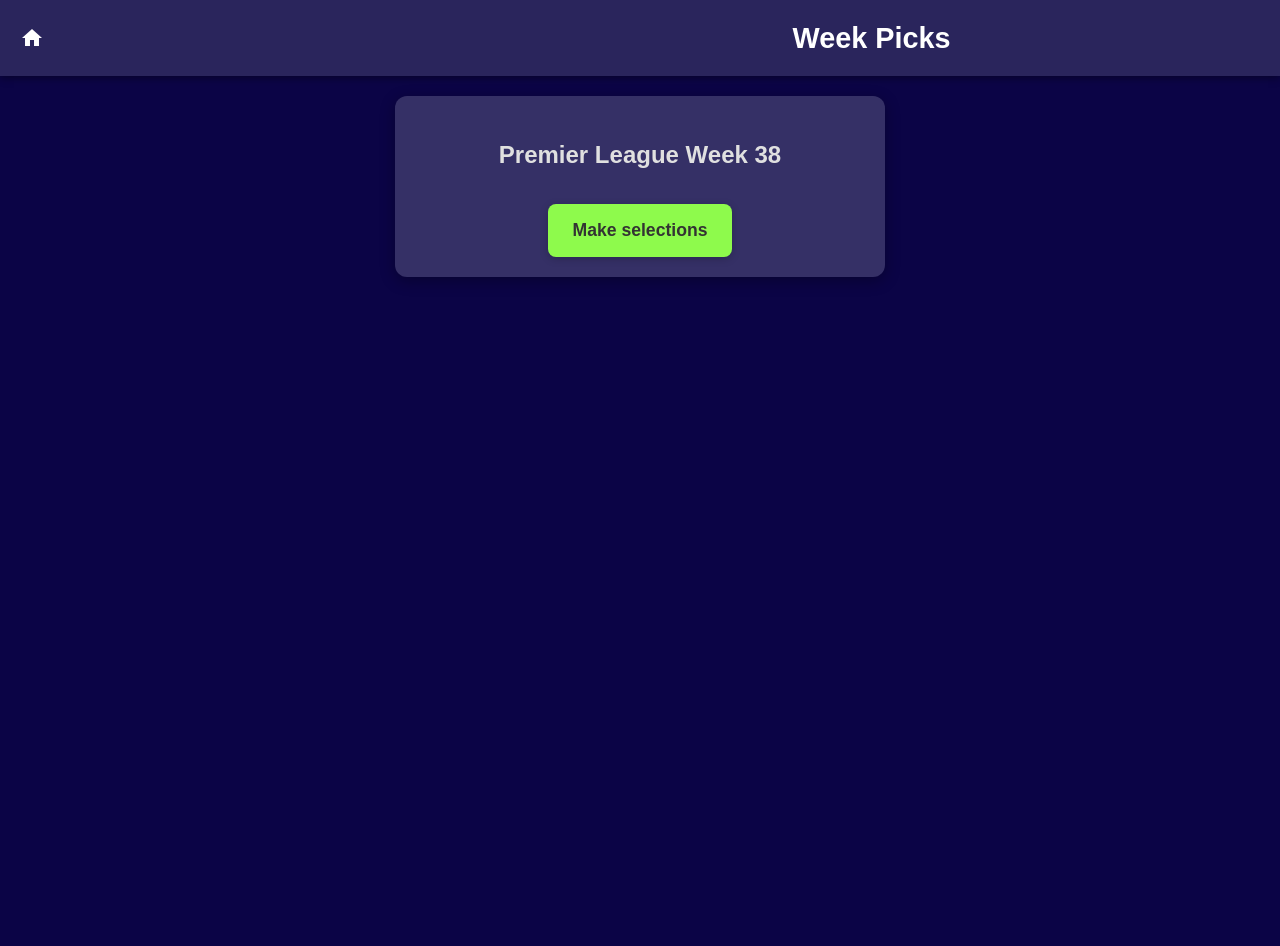
<file: demos/week-picks/index.html>
<!DOCTYPE html>
<html lang="en">
<head>
    <meta charset="UTF-8">
    <meta name="viewport" content="width=device-width, initial-scale=1.0">
    <meta name="robots" content="noindex, nofollow">
    <title>Week Picks - Football Game</title>
    <link href="https://fonts.googleapis.com/icon?family=Material+Icons" rel="stylesheet">
    <style>
        /* General Body and Container Styling */
        body {
            font-family: 'Inter', Arial, sans-serif; /* Using Inter for a modern feel */
            margin: 0;
            padding: 0;
            background-color: #0B0446; /* Dark mode main page background */
            color: #C0C0C0; /* Light grey text for readability */
            line-height: 1.6;
            -webkit-font-smoothing: antialiased;
            -moz-osx-font-smoothing: grayscale;
        }

        .container {
            max-width: 450px; /* More typical mobile width */
            margin: 20px auto;
            padding: 20px;
            background-color: #353066; /* Dark mode block container background */
            border-radius: 12px; /* More rounded corners */
            box-shadow: 0 4px 15px rgba(0,0,0,0.3); /* Softer, darker shadow */
        }

        h1, h2 {
            color: #E0E0E0; /* Light grey for titles */
            text-align: center;
            margin-bottom: 20px;
            font-weight: 700;
        }

        /* Branding Bar */
        .branding-bar {
            background-color: #2A255C; /* Darker shade for branding bar */
            color: white;
            padding: 15px 20px;
            display: flex;
            align-items: center;
            justify-content: space-between; /* Space out logo and home icon */
            box-shadow: 0 2px 8px rgba(0,0,0,0.4);
        }

        .branding-bar .home-icon-btn {
            background: none;
            border: none;
            color: white;
            font-size: 1.8em;
            cursor: pointer;
            padding: 0;
            display: flex;
            align-items: center;
            transition: opacity 0.2s ease;
        }

        .branding-bar .home-icon-btn:hover {
            opacity: 0.8;
        }

        .logo {
            display: flex;
            align-items: center;
            font-size: 1.8em;
            font-weight: bold;
            flex-grow: 1; /* Allow logo to take available space */
            justify-content: center; /* Center the logo text */
        }

        .football-icon {
            font-size: 1.2em;
            margin-right: 8px;
        }

        /* Buttons */
        .btn {
            display: inline-block;
            padding: 12px 25px; /* Larger touch targets */
            border-radius: 8px;
            text-decoration: none;
            cursor: pointer;
            font-size: 1.1em;
            font-weight: 600;
            transition: background-color 0.3s ease, opacity 0.3s ease, transform 0.2s ease;
            border: none;
            text-align: center;
            user-select: none;
            box-shadow: 0 2px 8px rgba(0,0,0,0.2); /* Consistent shadow */
            color: #333; /* Dark text on bright green buttons */
        }

        .btn:active {
            transform: translateY(1px); /* Simple press effect */
        }

        .primary-btn {
            background-color: #8EFA4C; /* Bright green for primary buttons */
            display: block;
            margin: 30px auto 0;
            width: fit-content;
        }

        .primary-btn:hover {
            background-color: #7ADF3B; /* Slightly darker green on hover */
        }

        .selection-btn {
            background-color: #7ADF3B; /* Non-selected button color */
            margin-top: 15px; /* More spacing */
            display: block;
            width: fit-content;
            margin-left: auto;
            margin-right: auto;
        }

        .selection-btn:hover {
            background-color: #60B030; /* Darker green on hover */
        }

        .select-item-btn {
            background-color: #7ADF3B; /* Non-selected button color */
            color: #333; /* Dark text on bright button */
            padding: 8px 15px; /* Adjusted padding */
            font-size: 0.95em;
            border-radius: 6px;
            display: flex; /* Use flex for icon and text */
            align-items: center;
            justify-content: center;
            gap: 5px; /* Space between icon and text */
        }

        .select-item-btn .material-icons {
            font-size: 1em; /* Icon size relative to text */
        }

        .select-item-btn:hover {
            background-color: #60B030; /* Darker green on hover */
        }

        .select-item-btn.selected {
            background-color: #0d6efd; /* Vibrant blue when selected */
            color: white; /* White text on blue */
            cursor: default;
        }

        .select-item-btn.selected:hover {
            background-color: #0d6efd; /* Keep same color when selected and hovered */
        }

        .select-item-btn.disabled {
            background-color: #cccccc;
            cursor: not-allowed;
            opacity: 0.7;
            color: #666; /* Darker text on disabled */
        }

        .confirm-modal-btn {
            background-color: #8EFA4C;
            color: #333;
            margin-top: 25px; /* More spacing */
            width: 100%;
            opacity: 0.5;
            cursor: not-allowed;
        }

        .confirm-modal-btn.active {
            opacity: 1;
            cursor: pointer;
        }

        .confirm-modal-btn:hover.active {
            background-color: #7ADF3B;
        }

        .confirm-selections-main-btn {
            margin-top: 40px;
            background-color: #8EFA4C;
            width: 100%; /* Full width as requested */
            padding: 15px 25px; /* Bigger padding for larger size */
            font-size: 1.2em; /* Slightly larger font */
        }

        .confirm-selections-main-btn:hover {
            background-color: #7ADF3B;
        }

        .view-selections-btn {
            background: none;
            border: none; /* Ensure no default button border */
            color: #8EFA4C; /* Bright green for view buttons */
            padding: 5px;
            margin-left: auto;
            cursor: pointer;
        }

        .view-selections-btn .material-icons {
            font-size: 1.4em; /* Slightly larger icon */
        }

        .view-selections-btn:hover {
            color: #7ADF3B;
        }

        /* Screen Management */
        .screen {
            display: none;
            min-height: calc(100vh - 80px); /* Fill screen height minus header */
            padding-bottom: 30px; /* Ensure content doesn't get cut off at bottom */
        }

        .screen.active-screen {
            display: block;
        }

        /* Screen 2: Selections */
        .selection-block {
            background-color: #353066; /* Dark mode block background */
            border: 1px solid #403B70; /* Darker border */
            border-radius: 10px;
            padding: 18px; /* More padding */
            margin-bottom: 20px;
            text-align: center;
        }

        .selection-block h2 {
            color: #E0E0E0;
            text-align: center;
            margin-bottom: 15px;
            font-weight: 700;
        }

        .selected-items {
            margin-top: 20px;
            padding: 12px;
            background-color: #403B70; /* Slightly lighter for selected items area */
            border: 1px dashed #504B80; /* Dashed border for visual distinction */
            border-radius: 8px;
            min-height: 50px; /* Taller for better visual */
            display: flex;
            flex-wrap: wrap;
            gap: 10px; /* More space between tags */
            align-items: center;
            justify-content: center;
            color: #C0C0C0;
            font-size: 0.95em;
            transition: all 0.3s ease-in-out; /* Smooth transition for empty state */
        }

        /* Style for empty selection display */
        .selected-items.empty-selection-display {
            border: none;
            background-color: transparent;
            min-height: 0; /* Collapse height */
            padding: 0;
            margin-top: 0;
        }

        .selected-item-tag {
            background-color: #4A457D; /* Lighter shade of block background for tags */
            color: #E0E0E0; /* Light text on tags */
            padding: 6px 12px;
            border-radius: 20px; /* More rounded */
            display: flex;
            align-items: center;
            gap: 8px;
            font-weight: 600;
            white-space: nowrap;
            box-shadow: 0 1px 3px rgba(0,0,0,0.1);
        }

        .team-circle {
            width: 28px;
            height: 28px;
            border-radius: 50%;
            display: flex;
            align-items: center;
            justify-content: center;
            font-size: 0.7em; /* Smaller font for abbr */
            font-weight: bold;
            color: white;
            text-shadow: 0 1px 2px rgba(0,0,0,0.2);
            flex-shrink: 0; /* Prevent shrinking */
        }

        .selected-item-tag .remove-btn {
            background: none;
            border: none;
            color: #8EFA4C; /* Bright green X */
            font-size: 1.4em; /* Larger X */
            cursor: pointer;
            line-height: 1;
            padding: 0 0 2px 5px;
            transition: color 0.2s;
        }

        .selected-item-tag .remove-btn:hover {
            color: #FF6347; /* Tomato red on hover */
        }


        /* Modals */
        .modal {
            display: none;
            position: fixed;
            z-index: 1000;
            left: 0;
            top: 0;
            width: 100%;
            height: 100%;
            overflow: auto;
            background-color: rgba(0,0,0,0.8); /* Darker overlay */
            padding-top: 40px; /* Less top padding */
        }

        .modal-content {
            background-color: #353066; /* Dark mode block container background */
            margin: 5% auto;
            padding: 25px;
            border: none; /* No border */
            width: 95%; /* Wider on mobile */
            max-width: 550px; /* Slightly larger max-width for modals */
            border-radius: 15px; /* More rounded */
            box-shadow: 0 8px 25px rgba(0,0,0,0.6); /* Stronger shadow */
            position: relative;
        }

        .close-button {
            color: #C0C0C0; /* Light grey close button */
            float: right;
            font-size: 36px; /* Larger close button */
            font-weight: bold;
            position: absolute;
            top: 15px;
            right: 20px;
            cursor: pointer;
        }

        .close-button:hover,
        .close-button:focus {
            color: #E0E0E0;
        }

        .modal-content h2 {
            margin-top: 0;
            color: #E0E0E0;
            text-align: center;
            margin-bottom: 25px;
            font-size: 1.6em;
        }

        .team-list, .player-list {
            max-height: 400px; /* Taller scrollable list */
            overflow-y: auto;
            border: 1px solid #504B80; /* Darker border */
            padding: 10px;
            border-radius: 8px;
            background-color: #403B70; /* Slightly lighter background for lists */
        }

        /* Fixture View Specific Styles */
        .fixture-group {
            margin-bottom: 15px;
            padding: 10px; /* Padding for the group container */
            border-radius: 8px;
            background-color: #403B70; /* Light grey background for the fixture block */
            box-shadow: 0 1px 3px rgba(0,0,0,0.1); /* Subtle shadow */
        }
        .fixture-group:last-child {
            margin-bottom: 0;
        }

        .fixture-team-selection-row { /* Container for individual team + button */
            display: flex;
            align-items: center;
            justify-content: space-between;
            padding: 8px 0;
        }
        .fixture-group .fixture-team-selection-row:not(:last-child) {
            border-bottom: 1px solid #504B80; /* Separator between home and away team in a fixture */
        }

        .team-name-with-position {
            display: flex;
            align-items: center;
            gap: 10px;
        }
        /* Make team names in modals white and bold */
        .team-name-with-position span {
            color: white;
            font-weight: bold;
        }


        .team-position {
            font-size: 0.85em;
            color: #C0C0C0;
            font-weight: normal;
            margin-left: 5px;
        }


        .team-item, .player-item {
            display: flex;
            align-items: center;
            justify-content: space-between;
            padding: 10px 0;
            border-bottom: 1px solid #504B80; /* Darker border */
        }

        .team-item:last-child, .player-item:last-child {
            border-bottom: none;
        }

        .player-item-details { /* New class to group circle and name for player */
            display: flex;
            align-items: center;
            gap: 10px;
            flex-grow: 1;
            font-size: 1.1em;
            text-align: left;
        }
        .player-item-details .team-circle {
            flex-shrink: 0;
        }
        /* Make player names in modals white and bold */
        .player-item-details span {
            color: white;
            font-weight: bold;
        }

        /* Updated class for player position display */
        .player-position-name { /* This class is now removed from HTML, but keeping style for safety */
            font-size: 0.9em;
            color: #C0C0C0;
            margin-left: 10px; /* Space from player name */
            flex-shrink: 0;
            min-width: 80px; /* Give it some space */
            text-align: left;
        }

        .player-stat {
            font-size: 0.9em;
            color: #C0C0C0;
            margin-left: auto; /* Push stat to the right */
            font-weight: normal;
            min-width: 60px; /* Give it some space */
            text-align: right;
            margin-right: 15px; /* Added space between stat and button */
        }

        /* Player Position Tabs */
        .player-position-tabs {
            display: flex;
            justify-content: center;
            margin-bottom: 15px;
            background-color: #403B70; /* Darker background for tabs */
            border-radius: 8px;
            overflow: hidden;
        }

        .player-position-tabs .tab-btn {
            flex: 1;
            padding: 10px 15px;
            background-color: transparent;
            border: none;
            color: #C0C0C0; /* Light text for inactive tabs */
            font-weight: 600;
            cursor: pointer;
            transition: background-color 0.3s ease, color 0.3s ease;
            font-size: 0.9em;
            border-radius: 0; /* No individual border radius */
        }

        .player-position-tabs .tab-btn.active {
            background-color: #8EFA4C; /* Bright green for active tab */
            color: #333; /* Dark text on active tab */
            box-shadow: inset 0 0 5px rgba(0,0,0,0.4);
        }

        .player-position-tabs .tab-btn:hover:not(.active) {
            background-color: #504B80; /* Slightly lighter hover for inactive tabs */
        }

        /* Screen 3: In-play */
        .in-play-tabs {
            display: flex;
            justify-content: center;
            margin-bottom: 20px;
            background-color: #403B70; /* Darker background for tabs */
            border-radius: 8px;
            overflow: hidden;
        }

        .in-play-tabs .tab-btn {
            flex: 1;
            padding: 12px 20px;
            background-color: transparent;
            border: none;
            color: #C0C0C0;
            font-weight: 600;
            cursor: pointer;
            transition: background-color 0.3s ease, color 0.3s ease;
            font-size: 1em;
            border-radius: 0;
        }

        .in-play-tabs .tab-btn.active {
            background-color: #8EFA4C;
            color: #333;
            box-shadow: inset 0 0 5px rgba(0,0,0,0.4);
        }

        .in-play-tabs .tab-btn:hover:not(.active) {
            background-color: #504B80;
        }

        .tab-content {
            display: none;
        }

        .tab-content.active-tab-content {
            display: block;
        }

        /* Category grouping on In-Play and Leaderboard Modals */
        .selection-category-group {
            margin-bottom: 30px;
            padding: 15px;
            background-color: #353066; /* Dark mode block container background */
            border-radius: 10px;
            border: 1px solid #403B70; /* Darker border */
            box-shadow: 0 2px 5px rgba(0,0,0,0.1);
        }

        .selection-category-group h3 {
            color: #E0E0E0; /* Light grey for subheaders */
            text-align: center;
            margin-top: 0;
            margin-bottom: 15px;
            font-size: 1.3em;
            font-weight: 600;
        }

        .selection-status-grid {
            display: grid;
            grid-template-columns: 1fr;
            gap: 15px;
            /* Removed margin-bottom here as it's now on the group */
        }

        .selection-item {
            background-color: #403B70; /* Slightly lighter background for individual items */
            border: 1px solid #504B80; /* Darker border */
            border-radius: 10px;
            padding: 18px;
            display: flex;
            flex-direction: column; /* Stack details and fixture info */
            justify-content: space-between;
            align-items: flex-start; /* Align content to start */
            box-shadow: 0 2px 8px rgba(0,0,0,0.2);
        }

        .selection-main-details { /* New container for type, name, status, outcome */
            display: flex;
            justify-content: space-between;
            align-items: flex-start;
            width: 100%;
            margin-bottom: 10px; /* Space between main details and fixture info */
        }

        .selection-details {
            display: flex;
            flex-direction: column;
            align-items: flex-start;
            flex-grow: 1;
        }

        .selection-details strong {
            color: #E0E0E0; /* Light grey for bold names */
            font-size: 1.1em;
            display: flex; /* Enable flex for name and crest */
            align-items: center;
            gap: 10px; /* Space between crest and name */
        }
        /* Style for the crest within selection-details strong */
        .selection-details strong .team-crest-small {
            width: 24px; /* Smaller crest size */
            height: 24px;
            border-radius: 50%;
            display: flex;
            align-items: center;
            justify-content: center;
            font-size: 0.6em; /* Smaller font for abbr */
            font-weight: bold;
            color: white;
            flex-shrink: 0;
        }


        .status { /* This will be removed, but keeping styles for reference if needed */
            font-size: 0.85em;
            padding: 4px 10px;
            border-radius: 5px;
            color: white;
            margin-top: 8px;
            width: fit-content;
            font-weight: 600;
            position: relative;
            display: inline-flex;
            align-items: center;
            gap: 5px;
        }

        .status.finished {
            background-color: #606060; /* Darker grey for finished */
        }

        .status.in-play {
            background-color: #FFD700; /* Gold for in-play */
            color: #333;
        }

        .status.upcoming {
            background-color: #5A5A5A; /* Medium grey for upcoming */
        }

        /* Pulsating Circle Animation */
        @keyframes pulse-green {
            0% { box-shadow: 0 0 0 0 rgba(142, 250, 76, 0.7); } /* Use new green color */
            70% { box-shadow: 0 0 0 10px rgba(142, 250, 76, 0); }
            100% { box-shadow: 0 0 0 0 rgba(142, 250, 76, 0); }
        }

        .status.in-play .live-indicator {
            width: 8px;
            height: 8px;
            background-color: #8EFA4C; /* Bright green */
            border-radius: 50%;
            animation: pulse-green 1.5s infinite;
            margin-right: 5px; /* Space between circle and text */
        }

        .outcome {
            font-size: 0.9em;
            font-weight: bold;
            margin-top: 8px;
            display: flex;
            align-items: center;
            gap: 5px;
        }

        .outcome.correct {
            color: #8EFA4C; /* Bright green for correct */
        }

        .outcome.incorrect {
            color: #FF6347; /* Tomato red for incorrect */
        }

        .outcome.pending {
            color: #C0C0C0; /* Light grey for pending */
        }

        .outcome-icon {
            font-size: 1.2em;
            vertical-align: middle;
        }
        .correct-icon { color: #8EFA4C; }
        .incorrect-icon { color: #FF6347; }


        .points {
            font-size: 1.6em; /* Larger points */
            font-weight: bold;
            color: #8EFA4C; /* Bright green for points */
            margin-left: 15px;
            flex-shrink: 0; /* Prevent shrinking */
        }

        .fixture-info { /* New style for fixture details on in-play screen */
            font-size: 0.9em;
            color: #C0C0C0; /* Light grey for fixture info */
            padding-top: 10px;
            border-top: 1px dashed #504B80; /* Darker dashed border */
            width: 100%;
            text-align: center;
        }

        .fixture-info strong {
            color: #E0E0E0; /* Lighter for bold teams in fixture info */
        }

        .total-points-bar {
            background-color: #8EFA4C; /* Bright green for total points bar */
            color: #333; /* Dark text on bright green */
            padding: 18px;
            border-radius: 10px;
            text-align: center;
            margin-top: 0px; /* Removed margin-top, now controlled by placement */
            margin-bottom: 20px; /* Reduced margin-bottom */
            box-shadow: 0 4px 15px rgba(0,0,0,0.2);
        }

        .total-points-bar h2 {
            margin: 0;
            color: #333; /* Dark text on bright green */
            font-size: 1.8em;
        }

        .total-points-value {
            font-size: 1.8em; /* Smaller points font size as requested */
            font-weight: bold;
        }

        .leaderboard {
            display: flex;
            flex-direction: column;
            gap: 12px;
        }

        .leaderboard-item {
            background-color: #403B70; /* Slightly lighter background for leaderboard items */
            border: 1px solid #504B80; /* Darker border */
            border-radius: 10px;
            padding: 15px 20px;
            display: flex;
            align-items: center;
            justify-content: space-between;
            box-shadow: 0 2px 8px rgba(0,0,0,0.1);
        }

        .leaderboard-item .emoji {
            font-size: 1.8em; /* Larger emoji */
            margin-right: 15px;
            flex-shrink: 0;
        }

        .leaderboard-item .username {
            font-weight: bold;
            flex-grow: 1;
            font-size: 1.1em;
            color: #E0E0E0; /* Light grey for username */
        }

        .leaderboard-item .leaderboard-points {
            font-weight: bold;
            color: #8EFA4C; /* Bright green for leaderboard points */
            font-size: 1.3em;
            margin-right: 15px;
            flex-shrink: 0;
        }
    </style>
</head>
<body>

    <!-- Top Branding Bar -->
    <header class="branding-bar">
        <button class="home-icon-btn" id="home-icon-btn">
            <span class="material-icons">home</span>
        </button>
        <div class="logo">
            <span class="material-icons football-icon">sports_soccer</span>
            <span class="logo-text">Week Picks</span>
        </div>
        <!-- Empty div to balance flexbox spacing -->
        <div style="width: 24px;"></div>
    </header>

    <!-- Screen 1: Homescreen -->
    <section id="homescreen" class="screen active-screen">
        <div class="container">
            <h1>Premier League Week 38</h1>
            <a href="#selections" class="btn primary-btn" id="make-selections-btn">Make selections</a>
        </div>
    </section>

    <!-- Screen 2: Selections -->
    <section id="selections" class="screen">
        <div class="container">
            <h1>Make your selections</h1>

            <!-- Selection Block: Pick 3 teams to win -->
            <div class="selection-block">
                <h2>Pick 3 teams to win</h2>
                <button class="btn selection-btn" data-modal="modal-teams-win">Make selections</button>
                <div class="selected-items" id="selected-teams-win">
                    <!-- Content populated by JS -->
                </div>
            </div>

            <!-- Modal for Pick 3 teams to win -->
            <div id="modal-teams-win" class="modal">
                <div class="modal-content">
                    <span class="close-button">&times;</span>
                    <h2>Select 3 Teams to Win</h2>
                    <div class="team-list" id="teams-win-list">
                        <!-- Fixtures will be populated here by JS -->
                    </div>
                    <button class="btn confirm-modal-btn">Confirm Selections</button>
                </div>
            </div>

            <!-- Selection Block: Pick 3 players to score -->
            <div class="selection-block">
                <h2>Pick 3 players to score</h2>
                <button class="btn selection-btn" data-modal="modal-players-score">Make selections</button>
                <div class="selected-items" id="selected-players-score">
                    <!-- Content populated by JS -->
                </div>
            </div>

            <!-- Modal for Pick 3 players to score -->
            <div id="modal-players-score" class="modal">
                <div class="modal-content">
                    <span class="close-button">&times;</span>
                    <h2>Select 3 Players to Score</h2>
                    <div class="player-position-tabs">
                        <button class="tab-btn active" data-position="Forwards">Forwards</button>
                        <button class="tab-btn" data-position="Midfielders">Midfielders</button>
                        <button class="tab-btn" data-position="Defenders">Defenders</button>
                        <button class="tab-btn" data-position="Goalkeepers">Goalkeepers</button>
                    </div>
                    <div class="player-list" id="players-score-list">
                        <!-- Players will be populated here by JS -->
                    </div>
                    <button class="btn confirm-modal-btn">Confirm Selections</button>
                </div>
            </div>

            <!-- Selection Block: Pick 3 players to get an assist -->
            <div class="selection-block">
                <h2>Pick 3 players to get an assist</h2>
                <button class="btn selection-btn" data-modal="modal-players-assist">Make selections</button>
                <div class="selected-items" id="selected-players-assist">
                    <!-- Content populated by JS -->
                </div>
            </div>

            <!-- Modal for Pick 3 players to assist -->
            <div id="modal-players-assist" class="modal">
                <div class="modal-content">
                    <span class="close-button">&times;</span>
                    <h2>Select 3 Players to Assist</h2>
                    <div class="player-position-tabs">
                        <button class="tab-btn active" data-position="Forwards">Forwards</button>
                        <button class="tab-btn" data-position="Midfielders">Midfielders</button>
                        <button class="tab-btn" data-position="Defenders">Defenders</button>
                        <button class="tab-btn" data-position="Goalkeepers">Goalkeepers</button>
                    </div>
                    <div class="player-list" id="players-assist-list">
                        <!-- Players will be populated here by JS -->
                    </div>
                    <button class="btn confirm-modal-btn">Confirm Selections</button>
                </div>
            </div>

            <!-- Selection Block: Pick 3 players to get a card -->
            <div class="selection-block">
                <h2>Pick 3 players to get a card</h2>
                <button class="btn selection-btn" data-modal="modal-players-card">Make selections</button>
                <div class="selected-items" id="selected-players-card">
                    <!-- Content populated by JS -->
                </div>
            </div>

            <!-- Modal for Pick 3 players to get a card -->
            <div id="modal-players-card" class="modal">
                <div class="modal-content">
                    <span class="close-button">&times;</span>
                    <h2>Select 3 Players to Get a Card</h2>
                    <div class="player-position-tabs">
                        <button class="tab-btn active" data-position="Forwards">Forwards</button>
                        <button class="tab-btn" data-position="Midfielders">Midfielders</button>
                        <button class="tab-btn" data-position="Defenders">Defenders</button>
                        <button class="tab-btn" data-position="Goalkeepers">Goalkeepers</button>
                    </div>
                    <div class="player-list" id="players-card-list">
                        <!-- Players will be populated here by JS -->
                    </div>
                    <button class="btn confirm-modal-btn">Confirm Selections</button>
                </div>
            </div>

            <!-- Selection Block: Pick 3 teams to keep a clean sheet -->
            <div class="selection-block">
                <h2>Pick 3 teams to keep a clean sheet</h2>
                <button class="btn selection-btn" data-modal="modal-teams-cleansheet">Make selections</button>
                <div class="selected-items" id="selected-teams-cleansheet">
                    <!-- Content populated by JS -->
                </div>
            </div>

            <!-- Modal for Pick 3 teams to keep a clean sheet -->
            <div id="modal-teams-cleansheet" class="modal">
                <div class="modal-content">
                    <span class="close-button">&times;</span>
                    <h2>Select 3 Teams to Keep a Clean Sheet</h2>
                    <div class="team-list" id="teams-cleansheet-list">
                        <!-- Fixtures will be populated here by JS -->
                    </div>
                    <button class="btn confirm-modal-btn">Confirm Selections</button>
                </div>
            </div>

            <a href="#in-play" class="btn primary-btn confirm-selections-main-btn" id="confirm-all-selections-btn">Confirm Selections</a>
        </div>
    </section>

    <!-- Screen 3: In-play -->
    <section id="in-play" class="screen">
        <div class="container">
            <h1>Your Selections In-Play</h1>

            <div class="in-play-tabs">
                <button class="tab-btn active" data-tab="selections-tab">Selections</button>
                <button class="tab-btn" data-tab="leaderboard-tab">Leaderboard</button>
            </div>

            <div id="selections-tab" class="tab-content active-tab-content">
                <!-- Moved Total Points Bar to the top -->
                <div class="total-points-bar">
                    <h2>Total Points: <span class="total-points-value">0pts</span></h2>
                </div>
                <div id="user-in-play-selections">
                    <!-- User's actual selections will be populated here by JavaScript, grouped by category -->
                </div>
            </div>

            <div id="leaderboard-tab" class="tab-content">
                <h2>Leaderboard</h2>
                <div class="leaderboard">
                    <!-- Example Leaderboard Entries -->
                    <div class="leaderboard-item">
                        <span class="emoji">🐻</span>
                        <span class="username">Stu</span>
                        <span class="leaderboard-points">200pts</span>
                        <button class="btn view-selections-btn" data-user="stu">
                            <span class="material-icons">arrow_forward_ios</span>
                        </button>
                    </div>
                    <div class="leaderboard-item">
                        <span class="emoji">🦊</span>
                        <span class="username">Dave</span>
                        <span class="leaderboard-points">150pts</span>
                        <button class="btn view-selections-btn" data-user="dave">
                            <span class="material-icons">arrow_forward_ios</span>
                        </button>
                    </div>
                    <div class="leaderboard-item">
                        <span class="emoji">🦉</span>
                        <span class="username">Si</span>
                        <span class="leaderboard-points">100pts</span>
                        <button class="btn view-selections-btn" data-user="si">
                            <span class="material-icons">arrow_forward_ios</span>
                        </button>
                    </div>
                    <div class="leaderboard-item">
                        <span class="emoji">🐵</span>
                        <span class="username">Anj</span>
                        <span class="leaderboard-points">75pts</span>
                        <button class="btn view-selections-btn" data-user="anj">
                            <span class="material-icons">arrow_forward_ios</span>
                        </button>
                    </div>
                    <div class="leaderboard-item">
                        <span class="emoji">🦁</span>
                        <span class="username">Barry</span>
                        <span class="leaderboard-points">50pts</span>
                        <button class="btn view-selections-btn" data-user="barry">
                            <span class="material-icons">arrow_forward_ios</span>
                        </button>
                    </div>
                </div>
            </div>


            <!-- Modal for User Selections (Leaderboard) -->
            <div id="modal-user-selections" class="modal">
                <div class="modal-content">
                    <span class="close-button">&times;</span>
                    <h2 id="modal-user-selections-title">Stu's Selections</h2>
                    <div id="modal-user-selections-content">
                        <!-- Content populated by JS -->
                    </div>
                    <div class="total-points-bar">
                        <h2>Total Points: <span class="total-points-value" id="modal-user-total-points">100pts</span></h2>
                    </div>
                </div>
            </div>

        </div>
    </section>
    <script>
        // Define allPlayers globally to ensure it's always available
        const allPlayers = [
            // Forwards (13 players)
            { id: "haaland", name: "Erling Haaland", team: "Man City", position: "Forwards", stats: { goals: 27 } },
            { id: "watkins", name: "Ollie Watkins", team: "Aston Villa", position: "Forwards", stats: { goals: 19 } },
            { id: "salah", name: "Mohamed Salah", team: "Liverpool", position: "Forwards", stats: { goals: 18 } },
            { id: "son", name: "Son Heung-min", team: "Tottenham", position: "Forwards", stats: { goals: 17 } },
            { id: "solanke", name: "Dominic Solanke", team: "Bournemouth", position: "Forwards", stats: { goals: 15 } },
            { id: "saka", name: "Bukayo Saka", team: "Arsenal", position: "Forwards", stats: { goals: 14 } },
            { id: "bowen", name: "Jarrod Bowen", team: "West Ham", position: "Forwards", stats: { goals: 13 } },
            { id: "foden", name: "Phil Foden", team: "Man City", position: "Forwards", stats: { goals: 12 } },
            { id: "isack", name: "Alexander Isak", team: "Newcastle", position: "Forwards", stats: { goals: 12 } },
            { id: "palmer", name: "Cole Palmer", team: "Chelsea", position: "Forwards", stats: { goals: 11 } },
            { id: "rashford", name: "Marcus Rashford", team: "Man Utd", position: "Forwards", stats: { goals: 10 } },
            { id: "nunez", name: "Darwin Núñez", team: "Liverpool", position: "Forwards", stats: { goals: 9 } },
            { id: "jesus", name: "Gabriel Jesus", team: "Arsenal", position: "Forwards", stats: { goals: 8 } },

            // Midfielders (12 players)
            { id: "kdb", name: "Kevin De Bruyne", team: "Man City", position: "Midfielders", stats: { assists: 15 } },
            { id: "fernandes", name: "Bruno Fernandes", team: "Man Utd", position: "Midfielders", stats: { assists: 12 } },
            { id: "saka-assist", name: "Bukayo Saka", team: "Arsenal", position: "Midfielders", stats: { assists: 10 } }, // Re-use Saka for assists
            { id: "gross", name: "Pascal Groß", team: "Brighton", position: "Midfielders", stats: { assists: 9 } },
            { id: "palmer-assist", name: "Cole Palmer", team: "Chelsea", position: "Midfielders", stats: { assists: 8 } }, // Re-use Palmer
            { id: "rodri", name: "Rodri", team: "Man City", position: "Midfielders", stats: { assists: 7 } },
            { id: "ode", name: "Martin Ødegaard", team: "Arsenal", position: "Midfielders", stats: { assists: 6 } },
            { id: "maddison", name: "James Maddison", team: "Tottenham", position: "Midfielders", stats: { assists: 6 } },
            { id: "grealish", name: "Jack Grealish", team: "Man City", position: "Midfielders", stats: { assists: 5 } },
            { id: "macallister", name: "Alexis Mac Allister", team: "Liverpool", position: "Midfielders", stats: { assists: 5 } },
            { id: "rice", name: "Declan Rice", team: "Arsenal", position: "Midfielders", stats: { assists: 4 } },
            { id: "silva", name: "Bernardo Silva", team: "Man City", position: "Midfielders", stats: { assists: 4 } },

            // Defenders (15 players)
            { id: "saliba", name: "William Saliba", team: "Arsenal", position: "Defenders", stats: { cleanSheets: 10, cards: 3 } },
            { id: "dias", name: "Rúben Dias", team: "Man City", position: "Defenders", stats: { cleanSheets: 12, cards: 2 } },
            { id: "taa", name: "Trent Alexander-Arnold", team: "Liverpool", position: "Defenders", stats: { cleanSheets: 8, assists: 7 } },
            { id: "chilwell", name: "Ben Chilwell", team: "Chelsea", position: "Defenders", stats: { cleanSheets: 6, cards: 4 } },
            { id: "shaw", name: "Luke Shaw", team: "Man Utd", position: "Defenders", stats: { cleanSheets: 7, cards: 3 } },
            { id: "romero", name: "Cristian Romero", team: "Tottenham", position: "Defenders", stats: { cleanSheets: 8, cards: 6 } },
            { id: "konsa", name: "Ezri Konsa", team: "Aston Villa", position: "Defenders", stats: { cleanSheets: 7, cards: 5 } },
            { id: "trippier", name: "Kieran Trippier", team: "Newcastle", position: "Defenders", stats: { cleanSheets: 9, assists: 5 } },
            { id: "dunk", name: "Lewis Dunk", team: "Brighton", position: "Defenders", stats: { cleanSheets: 6, cards: 7 } },
            { id: "zouma", name: "Kurt Zouma", team: "West Ham", position: "Defenders", stats: { cleanSheets: 5, cards: 6 } },
            { id: "mykolenko", name: "Vitaliy Mykolenko", team: "Everton", position: "Defenders", stats: { cleanSheets: 4, cards: 8 } },
            { id: "kilman", name: "Max Kilman", team: "Wolves", position: "Defenders", stats: { cleanSheets: 5, cards: 7 } },
            { id: "guehi", name: "Marc Guéhi", team: "Crystal Palace", position: "Defenders", stats: { cleanSheets: 6, cards: 4 } },
            { id: "reid", name: "Bobby De Cordova-Reid", team: "Fulham", position: "Defenders", stats: { cleanSheets: 5, cards: 5 } },
            { id: "pinnock", name: "Ethan Pinnock", team: "Brentford", position: "Defenders", stats: { cleanSheets: 5, cards: 6 } },

            // Goalkeepers (10 players)
            { id: "alisson", name: "Alisson Becker", team: "Liverpool", position: "Goalkeepers", stats: { cleanSheets: 18 } },
            { id: "ederson", name: "Ederson", team: "Man City", position: "Goalkeepers", stats: { cleanSheets: 16 } },
            { id: "raya", name: "David Raya", team: "Arsenal", position: "Goalkeepers", stats: { cleanSheets: 16 } },
            { id: "vicario", name: "Guglielmo Vicario", team: "Tottenham", position: "Goalkeepers", stats: { cleanSheets: 10 } },
            { id: "martinez", name: "Emiliano Martínez", team: "Aston Villa", position: "Goalkeepers", stats: { cleanSheets: 10 } },
            { id: "onana", name: "André Onana", team: "Man Utd", position: "Goalkeepers", stats: { cleanSheets: 9 } },
            { id: "pickford", name: "Jordan Pickford", team: "Everton", position: "Goalkeepers", stats: { cleanSheets: 8 } },
            { id: "areola", name: "Alphonse Areola", team: "West Ham", position: "Goalkeepers", stats: { cleanSheets: 7 } },
            { id: "neto", name: "Neto", team: "Bournemouth", position: "Goalkeepers", stats: { cleanSheets: 6 } },
            { id: "jose-sa", name: "José Sá", team: "Wolves", position: "Goalkeepers", stats: { cleanSheets: 6 } }
        ];

        // Team Data with Colors and Abbreviations and League Positions
        const teamData = {
            "Arsenal": { color: "#EF0107", abbr: "ARS", position: "1st" },
            "Man City": { color: "#6CABDD", abbr: "MCI", position: "2nd" },
            "Liverpool": { color: "#C80000", abbr: "LIV", position: "3rd" },
            "Chelsea": { color: "#034694", abbr: "CHE", position: "6th" },
            "Man Utd": { color: "#DA291C", abbr: "MUN", position: "8th" },
            "Tottenham": { color: "#132257", abbr: "TOT", position: "5th" },
            "Aston Villa": { color: "#410E2A", abbr: "AVL", position: "4th" },
            "Newcastle": { color: "#241F20", abbr: "NEW", position: "7th" },
            "Brighton": { color: "#0057B8", abbr: "BHA", position: "10th" },
            "West Ham": { color: "#7A263A", abbr: "WHU", position: "9th" },
            "Everton": { color: "#003399", abbr: "EVE", position: "15th" },
            "Wolves": { color: "#FDB913", abbr: "WOL", position: "12th" },
            "Crystal Palace": { color: "#1B458F", abbr: "CRY", position: "14th" },
            "Fulham": { color: "#000000", abbr: "FUL", position: "13th" },
            "Brentford": { color: "#E30613", abbr: "BRE", position: "16th" },
            "Bournemouth": { color: "#DA291C", abbr: "BOU", position: "11th" },
            "Nottm Forest": { color: "#E5323E", abbr: "NFO", position: "17th" },
            "Southampton": { color: "#D71920", abbr: "SOU", position: "18th" }, // Relegated, but here for fixture demo
            "Leicester City": { color: "#003090", abbr: "LEI", position: "19th" }, // Relegated
            "Ipswich Town": { color: "#003366", abbr: "IPS", position: "20th" } // Relegated
        };

        // Fictional Week 38 fixtures for 2024-25 season
        const week38Fixtures = [
            { id: "fix1", home: "Arsenal", away: "Wolves" },
            { id: "fix2", home: "Man City", away: "West Ham" },
            { id: "fix3", home: "Liverpool", away: "Brighton" },
            { id: "fix4", home: "Chelsea", away: "Aston Villa" },
            { id: "fix5", home: "Man Utd", away: "Tottenham" },
            { id: "fix6", home: "Newcastle", away: "Everton" },
            { id: "fix7", home: "Crystal Palace", away: "Fulham" },
            { id: "fix8", home: "Brentford", away: "Nottm Forest" },
            { id: "fix9", home: "Bournemouth", away: "Southampton" },
            { id: "fix10", home: "Leicester City", away: "Ipswich Town" }
        ];

        // Mock fixture results for demo purposes (Week 38, 2024-25 season - hardcoded)
        const mockResults = {
            'fix1': { home: "Arsenal", away: "Wolves", homeScore: 3, awayScore: 1, status: 'finished', won: 'Arsenal', cleanSheet: false },
            'fix2': { home: "Man City", away: "West Ham", homeScore: 2, awayScore: 0, status: 'finished', won: 'Man City', cleanSheet: true },
            'fix3': { home: "Liverpool", away: "Brighton", homeScore: 0, awayScore: 0, status: 'finished', won: 'draw', cleanSheet: true },
            'fix4': { home: "Chelsea", away: "Aston Villa", homeScore: 2, awayScore: 1, status: 'finished', won: 'Chelsea', cleanSheet: false },
            'fix5': { home: "Man Utd", away: "Tottenham", homeScore: 1, awayScore: 2, status: 'finished', won: 'Tottenham', cleanSheet: false },
            'fix6': { home: "Newcastle", away: "Everton", homeScore: 2, awayScore: 1, status: 'finished', won: 'Newcastle', cleanSheet: false },
            'fix7': { home: "Crystal Palace", away: "Fulham", homeScore: 1, awayScore: 0, status: 'finished', won: 'Crystal Palace', cleanSheet: true },
            'fix8': { home: "Brentford", away: "Nottm Forest", homeScore: 2, awayScore: 0, status: 'finished', won: 'Brentford', cleanSheet: true },
            'fix9': { home: "Bournemouth", away: "Southampton", homeScore: 1, awayScore: 0, status: 'finished', won: 'Bournemouth', cleanSheet: true },
            'fix10': { home: "Leicester City", away: "Ipswich Town", homeScore: 3, awayScore: 0, status: 'finished', won: 'Leicester City', cleanSheet: true },

            // Player specific outcomes (linked to fixture outcomes for simplicity)
            'haaland': { scored: true, fixtureId: 'fix2', liveMinute: 75, team: "Man City" }, // Use player ID
            'watkins': { scored: false, fixtureId: 'fix4', team: "Aston Villa" },
            'salah': { scored: false, fixtureId: 'fix3', team: "Liverpool" },
            'saka': { scored: true, fixtureId: 'fix1', team: "Arsenal" },
            'kdb': { assisted: true, fixtureId: 'fix2', liveMinute: 60, team: "Man City" },
            'fernandes': { assisted: false, fixtureId: 'fix5', team: "Man Utd" },
            'palhinha': { card: true, fixtureId: 'fix7', team: "Fulham" }, // Assuming a card was given in this match
            'douglas-luiz': { card: false, fixtureId: 'fix4', team: "Aston Villa" },
            // Dummy player outcomes for leaderboard users (if not already in allPlayers)
            'xhaka': { scored: false, fixtureId: 'fix1', team: "Arsenal" },
            'casemiro': { card: false, fixtureId: 'fix5', team: "Man Utd" },
            'fabinho': { card: false, fixtureId: 'fix3', team: "Liverpool" },
            'kane': { scored: true, fixtureId: 'fix5', team: "Tottenham" },
            'romero': { card: false, fixtureId: 'fix5', team: "Tottenham" },
            'mcginn': { card: false, fixtureId: 'fix4', team: "Aston Villa" }
        };


        document.addEventListener('DOMContentLoaded', () => {
            const screens = document.querySelectorAll('.screen');
            const homeIconBtn = document.getElementById('home-icon-btn');
            const makeSelectionsBtn = document.getElementById('make-selections-btn');
            const confirmAllSelectionsBtn = document.getElementById('confirm-all-selections-btn');

            const selectionBtns = document.querySelectorAll('.selection-btn');
            const closeButtons = document.querySelectorAll('.modal .close-button');
            const confirmModalBtns = document.querySelectorAll('.confirm-modal-btn');
            let selectItemBtns = document.querySelectorAll('.select-item-btn'); // Will be updated dynamically

            const leaderboardViewBtns = document.querySelectorAll('.view-selections-btn');
            const userSelectionsModal = document.getElementById('modal-user-selections');
            const userSelectionsModalTitle = document.getElementById('modal-user-selections-title');
            const userSelectionsModalContent = document.getElementById('modal-user-selections-content');
            const userSelectionsModalTotalPoints = document.getElementById('modal-user-total-points');

            // Store user selections globally
            const userSelections = {
                teamsToWin: [],
                playersToScore: [],
                playersToAssist: [],
                playersToCard: [],
                teamsToCleanSheet: []
            };

            // Hardcoded dummy selections for leaderboard users
            const leaderboardData = {
                stu: {
                    name: 'Stu',
                    points: 200,
                    selections: [
                        { type: 'Team to Win', name: 'Arsenal', id: 'ARS', team: 'Arsenal', status: 'finished', outcome: 'correct', points: 50, fixtureId: 'fix1' },
                        { type: 'Player to Score', name: 'Bukayo Saka', id: 'saka', team: 'Arsenal', status: 'finished', outcome: 'correct', points: 50, fixtureId: 'fix1' },
                        { type: 'Player to Assist', name: 'Martin Ødegaard', id: 'ode', team: 'Arsenal', status: 'in-play', outcome: 'pending', points: 0, fixtureId: 'fix1', liveMinute: 70 },
                        { type: 'Player to Get Card', name: 'Granit Xhaka', id: 'xhaka', team: 'Arsenal', status: 'finished', outcome: 'incorrect', points: 0, fixtureId: 'fix1' },
                        { type: 'Clean Sheet', name: 'Chelsea', id: 'CHE', team: 'Chelsea', status: 'upcoming', outcome: 'pending', points: 0, fixtureId: 'fix4' }
                    ]
                },
                dave: {
                    name: 'Dave',
                    points: 150,
                    selections: [
                        { type: 'Team to Win', name: 'Man Utd', id: 'MUN', team: 'Man Utd', status: 'finished', outcome: 'correct', points: 50, fixtureId: 'fix5' },
                        { type: 'Player to Score', name: 'Marcus Rashford', id: 'rashford', team: 'Man Utd', status: 'finished', outcome: 'correct', points: 50, fixtureId: 'fix5' },
                        { type: 'Player to Assist', name: 'Bruno Fernandes', id: 'fernandes', team: 'Man Utd', status: 'in-play', outcome: 'correct', points: 50, fixtureId: 'fix5', liveMinute: 80 },
                        { type: 'Player to Get Card', name: 'Casemiro', id: 'casemiro', team: 'Man Utd', status: 'finished', outcome: 'incorrect', points: 0, fixtureId: 'fix5' },
                        { type: 'Clean Sheet', name: 'Man City', id: 'MCI', team: 'Man City', status: 'upcoming', outcome: 'pending', points: 0, fixtureId: 'fix2' }
                    ]
                },
                si: {
                    name: 'Si',
                    points: 100,
                    selections: [
                        { type: 'Team to Win', name: 'Liverpool', id: 'LIV', team: 'Liverpool', status: 'finished', outcome: 'correct', points: 50, fixtureId: 'fix3' },
                        { type: 'Player to Score', name: 'Darwin Núñez', id: 'nunez', team: 'Liverpool', status: 'finished', outcome: 'incorrect', points: 0, fixtureId: 'fix3' },
                        { type: 'Player to Assist', name: 'Trent Alexander-Arnold', id: 'taa', team: 'Liverpool', status: 'in-play', outcome: 'correct', points: 50, fixtureId: 'fix3', liveMinute: 65 },
                        { type: 'Player to Get Card', name: 'Fabinho', id: 'fabinho', team: 'Liverpool', status: 'finished', outcome: 'incorrect', points: 0, fixtureId: 'fix3' },
                        { type: 'Clean Sheet', name: 'Arsenal', id: 'ARS', team: 'Arsenal', status: 'upcoming', outcome: 'pending', points: 0, fixtureId: 'fix1' }
                    ]
                },
                anj: {
                    name: 'Anj',
                    points: 75,
                    selections: [
                        { type: 'Team to Win', name: 'Tottenham', id: 'TOT', team: 'Tottenham', status: 'finished', outcome: 'correct', points: 50, fixtureId: 'fix5' },
                        { type: 'Player to Score', name: 'Harry Kane', id: 'kane', team: 'Tottenham', status: 'finished', outcome: 'correct', points: 50, fixtureId: 'fix5' },
                        { type: 'Player to Assist', name: 'Son Heung-min', id: 'son', team: 'Tottenham', status: 'in-play', outcome: 'incorrect', points: 0, fixtureId: 'fix5', liveMinute: 55 },
                        { type: 'Player to Get Card', name: 'Cristian Romero', id: 'romero', team: 'Tottenham', status: 'finished', outcome: 'incorrect', points: 0, fixtureId: 'fix5' },
                        { type: 'Clean Sheet', name: 'Man Utd', id: 'MUN', team: 'Man Utd', status: 'upcoming', outcome: 'pending', points: 0, fixtureId: 'fix5' }
                    ]
                },
                barry: {
                    name: 'Barry',
                    points: 50,
                    selections: [
                        { type: 'Team to Win', name: 'Aston Villa', id: 'AVL', team: 'Aston Villa', status: 'finished', outcome: 'correct', points: 50, fixtureId: 'fix4' },
                        { type: 'Player to Score', name: 'Ollie Watkins', id: 'watkins', team: 'Aston Villa', status: 'finished', outcome: 'incorrect', points: 0, fixtureId: 'fix4' },
                        { type: 'Player to Assist', name: 'Douglas Luiz', id: 'douglas-luiz', team: 'Aston Villa', status: 'in-play', outcome: 'incorrect', points: 0, fixtureId: 'fix4', liveMinute: 40 },
                        { type: 'Player to Get Card', name: 'John McGinn', id: 'mcginn', team: 'Aston Villa', status: 'finished', outcome: 'incorrect', points: 0, fixtureId: 'fix4' },
                        { type: 'Clean Sheet', name: 'Liverpool', id: 'LIV', team: 'Liverpool', status: 'upcoming', outcome: 'pending', points: 0, fixtureId: 'fix3' }
                    ]
                }
            };


            // --- Screen Navigation ---
            function showScreen(screenId) {
                screens.forEach(screen => {
                    screen.classList.remove('active-screen');
                });
                const targetScreen = document.getElementById(screenId);
                if (targetScreen) {
                    targetScreen.classList.add('active-screen');
                    // Update URL hash without refreshing
                    window.history.pushState(null, '', `#${screenId}`);
                    // Scroll to top when navigating to a new screen
                    window.scrollTo(0, 0);
                } else {
                    console.error("Target screen not found:", screenId);
                }
            }

            // Handle initial screen load based on URL hash
            const initialHash = window.location.hash.substring(1);
            if (initialHash && document.getElementById(initialHash)) {
                showScreen(initialHash);
            } else {
                showScreen('homescreen'); // Default to homescreen
            }

            // Home icon button event listener
            if (homeIconBtn) {
                homeIconBtn.addEventListener('click', () => {
                    showScreen('homescreen');
                });
            }

            if (makeSelectionsBtn) {
                makeSelectionsBtn.addEventListener('click', (event) => {
                    event.preventDefault(); // Prevent default link behavior
                    showScreen('selections');
                });
            }

            if (confirmAllSelectionsBtn) {
                confirmAllSelectionsBtn.addEventListener('click', (event) => {
                    event.preventDefault();
                    updateUserInPlaySelections(); // Populate user selections before showing in-play
                    showScreen('in-play');
                });
            }

            // --- Modal Logic ---
            selectionBtns.forEach(button => {
                button.addEventListener('click', () => {
                    const modalId = button.dataset.modal;
                    const modal = document.getElementById(modalId);

                    if (!modal) {
                        console.error("Modal not found for ID:", modalId);
                        return;
                    }

                    // Populate fixture list if it's a team selection modal
                    if (modalId === 'modal-teams-win' || modalId === 'modal-teams-cleansheet') {
                        // Pass the correct userSelections array based on modal type
                        const selectionArray = modalId === 'modal-teams-win' ? userSelections.teamsToWin : userSelections.teamsToCleanSheet;
                        populateTeamSelectionModal(modal, selectionArray);
                    } else if (modalId.startsWith('modal-players-')) {
                        // For player modals, populate based on the default active tab (Forwards)
                        // and set up tab listeners
                        const defaultPosition = 'Forwards';
                        populatePlayerListForPosition(modal, defaultPosition);
                        setupPlayerModalTabs(modal);
                    }

                    modal.style.display = 'block';

                    // Re-select selectItemBtns after dynamic content is potentially added
                    selectItemBtns = modal.querySelectorAll('.select-item-btn');

                    // Reset selected items and enable all select buttons in this modal
                    selectItemBtns.forEach(btn => {
                        btn.classList.remove('selected', 'disabled');
                        btn.textContent = 'Select'; // Reset to 'Select' text
                        // Remove icon if present
                        const icon = btn.querySelector('.material-icons');
                        if (icon) icon.remove();
                    });

                    // Set current selections in modal
                    // Determine the correct array based on modal ID for initial selection state
                    let currentSelectionsArray;
                    if (modalId === 'modal-teams-win') currentSelectionsArray = userSelections.teamsToWin;
                    else if (modalId === 'modal-players-score') currentSelectionsArray = userSelections.playersToScore;
                    else if (modalId === 'modal-players-assist') currentSelectionsArray = userSelections.playersToAssist;
                    else if (modalId === 'modal-players-card') currentSelectionsArray = userSelections.playersToCard;
                    else if (modalId === 'modal-teams-cleansheet') currentSelectionsArray = userSelections.teamsToCleanSheet;
                    else currentSelectionsArray = []; // Fallback to empty array

                    currentSelectionsArray.forEach(selectedItem => {
                        // Find the specific select button within the modal's list item
                        const itemElement = modal.querySelector(`[data-team-id="${selectedItem.id}"]`) || modal.querySelector(`[data-player-id="${selectedItem.id}"]`);
                        if (itemElement) {
                            const selectBtn = itemElement.querySelector('.select-item-btn');
                            if (selectBtn) {
                                selectBtn.classList.add('selected');
                                selectBtn.innerHTML = '<span class="material-icons">check</span> Selected'; // Add icon and text
                            }
                        }
                    });

                    // Update confirm button state on modal open
                    updateConfirmButtonState(modal);
                    // Re-attach event listeners for dynamically added select buttons
                    attachSelectItemListeners();
                });
            });

            closeButtons.forEach(button => {
                button.addEventListener('click', (event) => {
                    const modal = event.target.closest('.modal');
                    if (modal) {
                        modal.style.display = 'none';
                        // Re-render the main selections screen to reflect changes
                        let targetSelectedItemsId;
                        let currentSelectionsArray;
                        let categoryForRender; // New variable for category string

                        // Correctly map modal ID to userSelections array
                        if (modal.id === 'modal-teams-win') {
                            targetSelectedItemsId = 'selected-teams-win';
                            currentSelectionsArray = userSelections.teamsToWin;
                            categoryForRender = 'teams-win';
                        } else if (modal.id === 'modal-players-score') {
                            targetSelectedItemsId = 'selected-players-score';
                            currentSelectionsArray = userSelections.playersToScore;
                            categoryForRender = 'players-score';
                        } else if (modal.id === 'modal-players-assist') {
                            targetSelectedItemsId = 'selected-players-assist';
                            currentSelectionsArray = userSelections.playersToAssist;
                            categoryForRender = 'players-assist';
                        } else if (modal.id === 'modal-players-card') {
                            targetSelectedItemsId = 'selected-players-card';
                            currentSelectionsArray = userSelections.playersToCard;
                            categoryForRender = 'players-card';
                        } else if (modal.id === 'modal-teams-cleansheet') {
                            targetSelectedItemsId = 'selected-teams-cleansheet';
                            currentSelectionsArray = userSelections.teamsToCleanSheet;
                            categoryForRender = 'teams-cleansheet';
                        } else {
                            console.error("Unknown modal ID for close button:", modal.id);
                            return;
                        }

                        const targetElementById = document.getElementById(targetSelectedItemsId);
                        // Only re-render if it's one of the selection modals
                        if (targetElementById) {
                            renderSelectedItems(currentSelectionsArray, targetElementById, categoryForRender);
                        }
                    }
                });
            });

            confirmModalBtns.forEach(button => {
                button.addEventListener('click', (event) => {
                    const modal = event.target.closest('.modal');
                    if (!modal) {
                        console.error("Modal not found for confirm button click.");
                        return;
                    }
                    modal.style.display = 'none';

                    let targetSelectedItemsId;
                    let currentSelectionsArray;
                    let categoryForRender; // New variable for category string

                    // Correctly map modal ID to userSelections array
                    if (modal.id === 'modal-teams-win') {
                        targetSelectedItemsId = 'selected-teams-win';
                        currentSelectionsArray = userSelections.teamsToWin;
                        categoryForRender = 'teams-win';
                    } else if (modal.id === 'modal-players-score') {
                        targetSelectedItemsId = 'selected-players-score';
                        currentSelectionsArray = userSelections.playersToScore;
                        categoryForRender = 'players-score';
                    } else if (modal.id === 'modal-players-assist') {
                        targetSelectedItemsId = 'selected-players-assist';
                        currentSelectionsArray = userSelections.playersToAssist;
                        categoryForRender = 'players-assist';
                    } else if (modal.id === 'modal-players-card') {
                        targetSelectedItemsId = 'selected-players-card';
                        currentSelectionsArray = userSelections.playersToCard;
                        categoryForRender = 'players-card';
                    } else if (modal.id === 'modal-teams-cleansheet') {
                        targetSelectedItemsId = 'selected-teams-cleansheet';
                        currentSelectionsArray = userSelections.teamsToCleanSheet;
                        categoryForRender = 'teams-cleansheet';
                    } else {
                        console.error("Unknown modal ID for confirm button:", modal.id);
                        return;
                    }
                    
                    const targetElementById = document.getElementById(targetSelectedItemsId);
                    renderSelectedItems(currentSelectionsArray, targetElementById, categoryForRender); // Re-render on confirm
                });
            });

            // Function to attach listeners to select item buttons (for dynamic content)
            function attachSelectItemListeners() {
                // Re-query all select item buttons to include newly added ones
                selectItemBtns = document.querySelectorAll('.select-item-btn');
                selectItemBtns.forEach(button => {
                    // Remove existing listener to prevent duplicates
                    button.removeEventListener('click', handleSelectItemClick);
                    // Add new listener
                    button.addEventListener('click', handleSelectItemClick);
                });
            }

            // Handler for select item buttons
            function handleSelectItemClick(event) {
                // Find the closest parent that holds the data- attributes for the item
                const itemElement = event.target.closest('.team-item') || event.target.closest('.player-item') || event.target.closest('.fixture-team-selection-row');
                const modal = event.target.closest('.modal');

                if (!modal) {
                    console.error("Modal not found for selection button click. Event target:", event.target);
                    return;
                }
                if (!itemElement) {
                    console.error("Item element not found for selection button click. Event target:", event.target);
                    return;
                }

                const selectBtn = event.target;

                let maxSelections = 3;

                let currentSelectionsArray = null; // Initialize to null
                // Use explicit modal IDs to map to userSelections arrays
                if (modal.id === 'modal-teams-win') currentSelectionsArray = userSelections.teamsToWin;
                else if (modal.id === 'modal-players-score') currentSelectionsArray = userSelections.playersToScore;
                else if (modal.id === 'modal-players-assist') currentSelectionsArray = userSelections.playersToAssist;
                else if (modal.id === 'modal-players-card') currentSelectionsArray = userSelections.playersToCard;
                else if (modal.id === 'modal-teams-cleansheet') currentSelectionsArray = userSelections.teamsToCleanSheet;
                else {
                    console.error("Unknown modal ID for handleSelectItemClick:", modal.id);
                    return; // Exit if modal ID is unknown
                }

                // Ensure currentSelectionsArray is an array before proceeding
                if (!Array.isArray(currentSelectionsArray)) {
                    console.error("currentSelectionsArray is not an array for modal ID:", modal.id);
                    return; // Exit the function to prevent further errors
                }


                let itemId, itemName, itemColor, itemAbbr, fixtureId, itemTeam;

                // Determine item details based on whether it's a team selection row or a player item
                if (itemElement.dataset.teamId) { // It's a team item
                    itemId = itemElement.dataset.teamId;
                    itemName = itemElement.dataset.teamName;
                    itemColor = teamData[itemName] ? teamData[itemName].color : '#888888'; // Ensure color is fetched from teamData
                    itemAbbr = teamData[itemName] ? teamData[itemName].abbr : 'N/A'; // Ensure abbr is fetched from teamData
                    itemTeam = itemName; // For teams, the team name is the itemTeam
                    // Find the fixture ID associated with this team
                    const fixture = week38Fixtures.find(f => f.home === itemName || f.away === itemName);
                    fixtureId = fixture ? fixture.id : null;
                } else if (itemElement.dataset.playerId) { // It's a player item
                    itemId = itemElement.dataset.playerId;
                    itemName = itemElement.dataset.playerName;
                    itemTeam = itemElement.dataset.playerTeam; // Get player's team name
                    
                    if (teamData[itemTeam]) {
                        itemColor = teamData[itemTeam].color;
                        itemAbbr = teamData[itemTeam].abbr;
                    } else {
                        itemColor = '#888888'; // Default grey if team data not found
                        itemAbbr = 'N/A';
                    }
                    // Find the fixture ID associated with this player's team
                    const playerTeamFixture = week38Fixtures.find(f => f.home === itemTeam || f.away === itemTeam);
                    fixtureId = playerTeamFixture ? playerTeamFixture.id : null;
                }

                const existingIndex = currentSelectionsArray.findIndex(item => item.id === itemId);

                if (existingIndex > -1) {
                    // Deselect item
                    currentSelectionsArray.splice(existingIndex, 1);
                    selectBtn.classList.remove('selected');
                    selectBtn.innerHTML = 'Select'; // Reset text
                    // Re-enable other disabled buttons if max selections was reached and this one was deselected
                    const disabledButtonsInModal = modal.querySelectorAll('.select-item-btn.disabled');
                    if (disabledButtonsInModal) {
                        disabledButtonsInModal.forEach(btn => {
                            btn.classList.remove('disabled');
                        });
                    }
                } else if (currentSelectionsArray.length < maxSelections) {
                    // Select item
                    currentSelectionsArray.push({ id: itemId, name: itemName, color: itemColor, abbr: itemAbbr, fixtureId: fixtureId, team: itemTeam });
                    selectBtn.classList.add('selected');
                    selectBtn.innerHTML = '<span class="material-icons">check</span> Selected'; // Add icon and text
                }

                updateModalButtonStates(modal, currentSelectionsArray.length, maxSelections);
                updateConfirmButtonState(modal);
            }


            function updateModalButtonStates(modal, currentCount, maxAllowed) {
                if (!modal) {
                    console.error("updateModalButtonStates: 'modal' argument is null or undefined.");
                    return;
                }
                const selectButtonsInModal = modal.querySelectorAll('.select-item-btn');
                selectButtonsInModal.forEach(btn => {
                    if (!btn.classList.contains('selected') && currentCount >= maxAllowed) {
                        btn.classList.add('disabled');
                    } else {
                        btn.classList.remove('disabled');
                    }
                });
            }

            function updateConfirmButtonState(modal) {
                const confirmButton = modal.querySelector('.confirm-modal-btn');
                if (!confirmButton) return;

                let currentSelectionsArray = null; // Initialize to null
                // Use explicit modal IDs to map to userSelections arrays
                if (modal.id === 'modal-teams-win') currentSelectionsArray = userSelections.teamsToWin;
                else if (modal.id === 'modal-players-score') currentSelectionsArray = userSelections.playersToScore;
                else if (modal.id === 'modal-players-assist') currentSelectionsArray = userSelections.playersToAssist;
                else if (modal.id === 'modal-players-card') currentSelectionsArray = userSelections.playersToCard;
                else if (modal.id === 'modal-teams-cleansheet') currentSelectionsArray = userSelections.teamsToCleanSheet;
                else {
                    console.error("Unknown modal ID for confirm button:", modal.id);
                    return;
                }

                // Ensure currentSelectionsArray is an array before proceeding
                if (!Array.isArray(currentSelectionsArray)) {
                    console.error("currentSelectionsArray is not an array for confirm button, modal ID:", modal.id);
                    return; // Exit the function to prevent further errors
                }

                if (currentSelectionsArray && currentSelectionsArray.length === 3) {
                    confirmButton.classList.add('active');
                } else {
                    confirmButton.classList.remove('active');
                }
            }

            function renderSelectedItems(itemsArray, targetElement, category) {
                if (!targetElement) {
                    console.error('Error: Target element is null for category:', category);
                    return;
                }
                targetElement.innerHTML = ''; // Clear existing

                if (itemsArray.length === 0) {
                    targetElement.classList.add('empty-selection-display');
                    return;
                } else {
                    targetElement.classList.remove('empty-selection-display');
                }


                itemsArray.forEach(item => {
                    const itemTag = document.createElement('span');
                    itemTag.classList.add('selected-item-tag');

                    // Always create team-circle for both teams and players
                    const teamCircle = document.createElement('div');
                    teamCircle.classList.add('team-circle');
                    teamCircle.style.backgroundColor = item.color || '#888888'; // Default grey if no color
                    teamCircle.textContent = item.abbr || 'N/A'; // Default N/A if no abbr
                    itemTag.appendChild(teamCircle);

                    const itemNameSpan = document.createElement('span');
                    itemNameSpan.textContent = item.name;
                    itemTag.appendChild(itemNameSpan);

                    const removeBtn = document.createElement('button');
                    removeBtn.classList.add('remove-btn');
                    removeBtn.innerHTML = '&times;';
                    removeBtn.title = `Remove ${item.name}`;
                    removeBtn.addEventListener('click', () => {
                        const index = itemsArray.findIndex(selected => selected.id === item.id);
                        if (index > -1) {
                            itemsArray.splice(index, 1);
                        }
                        renderSelectedItems(itemsArray, targetElement, category); // Re-render on remove
                        // Also update modal state if it's currently open and corresponds to this category
                        const modalId = `modal-${category.toLowerCase().replace('teams-', 'teams-').replace('players-', 'players-')}`;
                        const openModal = document.getElementById(modalId);
                        if (openModal && openModal.style.display === 'block') {
                             // Find the corresponding select button in the modal and reset its state
                            const itemInModal = openModal.querySelector(`[data-team-id="${item.id}"]`) || openModal.querySelector(`[data-player-id="${item.id}"]`);
                            if (itemInModal) {
                                const selectBtnInModal = itemInModal.querySelector('.select-item-btn');
                                if (selectBtnInModal) {
                                    selectBtnInModal.classList.remove('selected');
                                    selectBtnInModal.innerHTML = 'Select'; // Reset text
                                }
                            }
                            updateModalButtonStates(openModal, itemsArray.length, 3);
                            updateConfirmButtonState(openModal);
                        }
                    });
                    itemTag.appendChild(removeBtn);

                    targetElement.appendChild(itemTag);
                });
            }

            // Function to populate team selection modals with fixture view
            function populateTeamSelectionModal(modal) {
                const teamListContainer = modal.querySelector('.team-list');
                if (!teamListContainer) return;

                teamListContainer.innerHTML = ''; // Clear existing content

                week38Fixtures.forEach((fixture) => {
                    const fixtureGroup = document.createElement('div');
                    fixtureGroup.classList.add('fixture-group');

                    // Home Team Selection Row
                    const homeTeamSelectionRow = document.createElement('div');
                    homeTeamSelectionRow.classList.add('fixture-team-selection-row', 'team-item');
                    homeTeamSelectionRow.dataset.teamId = teamData[fixture.home].abbr;
                    homeTeamSelectionRow.dataset.teamName = fixture.home;
                    homeTeamSelectionRow.dataset.teamColor = teamData[fixture.home].color;
                    homeTeamSelectionRow.dataset.teamAbbr = teamData[fixture.home].abbr;
                    homeTeamSelectionRow.innerHTML = `
                        <div class="team-name-with-position">
                            <div class="team-circle" style="background-color: ${teamData[fixture.home].color};">${teamData[fixture.home].abbr}</div>
                            <span>${fixture.home}</span>
                            <span class="team-position">(${teamData[fixture.home].position})</span>
                        </div>
                        <button class="btn select-item-btn">Select</button>
                    `;
                    fixtureGroup.appendChild(homeTeamSelectionRow);

                    // Away Team Selection Row
                    const awayTeamSelectionRow = document.createElement('div');
                    awayTeamSelectionRow.classList.add('fixture-team-selection-row', 'team-item');
                    awayTeamSelectionRow.dataset.teamId = teamData[fixture.away].abbr;
                    awayTeamSelectionRow.dataset.teamName = fixture.away;
                    awayTeamSelectionRow.dataset.teamColor = teamData[fixture.away].color;
                    awayTeamSelectionRow.dataset.teamAbbr = teamData[fixture.away].abbr;
                    awayTeamSelectionRow.innerHTML = `
                        <div class="team-name-with-position">
                            <div class="team-circle" style="background-color: ${teamData[fixture.away].color};">${teamData[fixture.away].abbr}</div>
                            <span>${fixture.away}</span>
                            <span class="team-position">(${teamData[fixture.away].position})</span>
                        </div>
                        <button class="btn select-item-btn">Select</button>
                    `;
                    fixtureGroup.appendChild(awayTeamSelectionRow);

                    teamListContainer.appendChild(fixtureGroup);
                });
            }

            // Function to populate player selection modals with stats and handle tabs
            function populatePlayerListForPosition(modal, position) {
                const playerListContainer = modal.querySelector('.player-list');
                if (!playerListContainer) return;

                playerListContainer.innerHTML = ''; // Clear existing content

                // Ensure allPlayers is an array before filtering
                const playersForPosition = Array.isArray(allPlayers) ? allPlayers.filter(player => player.position === position) : [];

                playersForPosition.forEach(player => {
                    const playerItem = document.createElement('div');
                    playerItem.classList.add('player-item');
                    playerItem.dataset.playerId = player.id;
                    playerItem.dataset.playerName = player.name;
                    playerItem.dataset.playerTeam = player.team; // Store team name for lookup

                    const teamCircleColor = teamData[player.team] ? teamData[player.team].color : '#888888';
                    const teamCircleAbbr = teamData[player.team] ? teamData[player.team].abbr : 'N/A';

                    let statText = '';
                    if (modal.id === 'modal-players-score') {
                        statText = `Goals: ${player.stats.goals || 0}`;
                    } else if (modal.id === 'modal-players-assist') {
                        statText = `Assists: ${player.stats.assists || 0}`;
                    } else if (modal.id === 'modal-players-card') {
                        statText = `Cards: ${player.stats.cards || 0}`;
                    }

                    playerItem.innerHTML = `
                        <div class="player-item-details">
                            <div class="team-circle" style="background-color: ${teamCircleColor};">${teamCircleAbbr}</div>
                            <span>${player.name}</span>
                            <!-- Removed player position column as requested -->
                        </div>
                        <span class="player-stat">${statText}</span>
                        <button class="btn select-item-btn">Select</button>
                    `;
                    playerListContainer.appendChild(playerItem);
                });

                // After populating, re-apply selected states and button states
                let currentSelectionsArray;
                if (modal.id === 'modal-players-score') currentSelectionsArray = userSelections.playersToScore;
                else if (modal.id === 'modal-players-assist') currentSelectionsArray = userSelections.playersToAssist;
                else if (modal.id === 'modal-players-card') currentSelectionsArray = userSelections.playersToCard;
                else currentSelectionsArray = []; // Ensure it's an array even if category doesn't match

                currentSelectionsArray.forEach(selectedItem => {
                    const itemElement = playerListContainer.querySelector(`[data-player-id="${selectedItem.id}"]`);
                    if (itemElement) {
                        const selectBtn = itemElement.querySelector('.select-item-btn');
                        if (selectBtn) {
                            selectBtn.classList.add('selected');
                            selectBtn.innerHTML = '<span class="material-icons">check</span> Selected';
                        }
                    }
                });
                updateModalButtonStates(modal, currentSelectionsArray.length, 3);
                attachSelectItemListeners(); // Re-attach listeners for newly created buttons
            }

            function setupPlayerModalTabs(modal) {
                const tabButtons = modal.querySelectorAll('.player-position-tabs .tab-btn');
                tabButtons.forEach(tabBtn => {
                    tabBtn.removeEventListener('click', handlePlayerTabClick); // Prevent duplicate listeners
                    tabBtn.addEventListener('click', handlePlayerTabClick);
                });

                // Set initial active tab
                const firstTab = tabButtons[0];
                if (firstTab && !firstTab.classList.contains('active')) {
                    firstTab.classList.add('active');
                }
                const playerList = modal.querySelector('.player-list');
                if (playerList) {
                    playerList.dataset.currentPosition = firstTab.dataset.position; // Set initial position
                }
            }

            function handlePlayerTabClick(event) {
                const clickedTab = event.target;
                const modal = clickedTab.closest('.modal');
                if (!modal) return;

                modal.querySelectorAll('.player-position-tabs .tab-btn').forEach(btn => {
                    btn.classList.remove('active');
                });
                clickedTab.classList.add('active');

                const position = clickedTab.dataset.position;
                populatePlayerListForPosition(modal, position);
            }


            // Initialize all selected items displays on page load
            renderSelectedItems(userSelections.teamsToWin, document.getElementById('selected-teams-win'), 'teams-win');
            renderSelectedItems(userSelections.playersToScore, document.getElementById('selected-players-score'), 'players-score');
            renderSelectedItems(userSelections.playersToAssist, document.getElementById('selected-players-assist'), 'players-assist');
            renderSelectedItems(userSelections.playersToCard, document.getElementById('selected-players-card'), 'players-card');
            renderSelectedItems(userSelections.teamsToCleanSheet, document.getElementById('selected-teams-cleansheet'), 'teams-cleansheet');


            // --- Function to create an in-play/leaderboard item HTML ---
            const createInPlayItemHtml = (name, teamName, statusClass, outcome, points, fixtureInfoHtml) => {
                const outcomeIconHtml = outcome === 'correct' ? '<span class="material-icons outcome-icon correct-icon">check_circle</span>' :
                                        outcome === 'incorrect' ? '<span class="material-icons outcome-icon incorrect-icon">cancel</span>' : '';
                
                // Get team data for crest
                const teamCrestColor = teamData[teamName] ? teamData[teamName].color : '#888888';
                const teamCrestAbbr = teamData[teamName] ? teamData[teamName].abbr : 'N/A';
                const teamCrestHtml = `
                    <div class="team-crest-small" style="background-color: ${teamCrestColor};">
                        ${teamCrestAbbr}
                    </div>
                `;

                return `
                    <div class="selection-item">
                        <div class="selection-main-details">
                            <div class="selection-details">
                                <strong>${teamCrestHtml}${name}</strong>
                                <!-- Removed status tag as requested -->
                                <span class="outcome ${outcome}">${outcome === 'correct' ? 'Correct!' : (outcome === 'incorrect' ? 'Incorrect.' : 'Pending...')}${outcomeIconHtml}</span>
                            </div>
                            <span class="points">${points}pts</span>
                        </div>
                        <div class="fixture-info">
                            ${fixtureInfoHtml}
                        </div>
                    </div>
                `;
            };


            // --- In-Play Screen User Selections & Leaderboard Logic ---
            function updateUserInPlaySelections() {
                const inPlayContainer = document.getElementById('user-in-play-selections');
                if (!inPlayContainer) {
                    console.error("In-play container not found.");
                    return;
                }
                inPlayContainer.innerHTML = ''; // Clear existing dummy data

                let totalUserPoints = 0;

                const categories = [
                    { title: 'Teams to win', key: 'teamsToWin' },
                    { title: 'Players to score', key: 'playersToScore' },
                    { title: 'Players to assist', key: 'playersToAssist' },
                    { title: 'Players to get card', key: 'playersToCard' },
                    { title: 'Clean sheets', key: 'teamsToCleanSheet' }
                ];

                categories.forEach(category => {
                    const categoryGroup = document.createElement('div');
                    categoryGroup.classList.add('selection-category-group');
                    
                    const categoryTitle = document.createElement('h3');
                    categoryTitle.textContent = category.title;
                    categoryGroup.appendChild(categoryTitle);

                    const gridContainer = document.createElement('div');
                    gridContainer.classList.add('selection-status-grid');
                    categoryGroup.appendChild(gridContainer);

                    const selections = userSelections[category.key];

                    if (selections.length === 0) {
                        gridContainer.innerHTML = '<p style="text-align: center; color: #C0C0C0; margin-top: 10px;">No selections made.</p>';
                    } else {
                        selections.forEach(item => {
                            const fixtureResult = item.fixtureId ? mockResults[item.fixtureId] : null;
                            let statusClass = 'upcoming'; // Still need statusClass for internal logic, even if not displayed
                            let outcome = 'pending';
                            let points = 0;
                            let fixtureInfoHtml = 'Fixture details unavailable.';
                            let itemTeamName = item.team; // Get the team name for the crest

                            if (fixtureResult) {
                                if (fixtureResult.status === 'in-play') {
                                    statusClass = 'in-play';
                                    const liveMinute = (category.key.startsWith('players') && mockResults[item.id] && mockResults[item.id].liveMinute) ? mockResults[item.id].liveMinute : '?';
                                    fixtureInfoHtml = `<strong>${fixtureResult.home}</strong> vs <strong>${fixtureResult.away}</strong> (Live: ${liveMinute}')`;
                                } else if (fixtureResult.status === 'finished') {
                                    statusClass = 'finished';
                                    fixtureInfoHtml = `<strong>${fixtureResult.home}</strong> vs <strong>${fixtureResult.away}</strong> (Finished: ${fixtureResult.homeScore}-${fixtureResult.awayScore})`;
                                } else {
                                     fixtureInfoHtml = `<strong>${fixtureResult.home}</strong> vs <strong>${fixtureResult.away}</strong> (Upcoming)`;
                                }

                                if (fixtureResult.status === 'finished') {
                                    if (category.key === 'teamsToWin') {
                                        if (fixtureResult.won === item.name) {
                                            outcome = 'correct';
                                            points = 50;
                                        } else {
                                            outcome = 'incorrect';
                                        }
                                    } else if (category.key.startsWith('players')) {
                                        const playerOutcome = mockResults[item.id];
                                        if (playerOutcome) {
                                            if ((category.key === 'playersToScore' && playerOutcome.scored) ||
                                                (category.key === 'playersToAssist' && playerOutcome.assisted) ||
                                                (category.key === 'playersToCard' && playerOutcome.card)) {
                                                outcome = 'correct';
                                                points = 50;
                                            } else {
                                                outcome = 'incorrect';
                                            }
                                        } else {
                                            outcome = 'incorrect'; // No mock data for this player
                                        }
                                    } else if (category.key === 'teamsToCleanSheet') {
                                        const selectedTeamKeptCleanSheet = (fixtureResult.home === item.name && fixtureResult.awayScore === 0) ||
                                                                           (fixtureResult.away === item.name && fixtureResult.homeScore === 0);
                                        if (selectedTeamKeptCleanSheet) {
                                            outcome = 'correct';
                                            points = 50;
                                        } else {
                                            outcome = 'incorrect';
                                        }
                                    }
                                }
                            }
                            gridContainer.innerHTML += createInPlayItemHtml(item.name, itemTeamName, statusClass, outcome, points, fixtureInfoHtml);
                        });
                    }
                    inPlayContainer.appendChild(categoryGroup);
                });


                const totalPointsValueElement = document.querySelector('#selections-tab .total-points-value');
                if (totalPointsValueElement) {
                    totalPointsValueElement.textContent = `${totalUserPoints}pts`;
                }
            }


            // --- Leaderboard Modal Logic ---
            leaderboardViewBtns.forEach(button => {
                button.addEventListener('click', (event) => {
                    const userId = event.currentTarget.dataset.user;
                    const userData = leaderboardData[userId];

                    if (userData) {
                        userSelectionsModalTitle.textContent = `${userData.name}'s Selections`;
                        userSelectionsModalTotalPoints.textContent = `${userData.points}pts`;
                        userSelectionsModalContent.innerHTML = ''; // Clear previous content

                        const categories = [
                            { title: 'Teams to win', typePrefix: 'Team to Win' },
                            { title: 'Players to score', typePrefix: 'Player to Score' },
                            { title: 'Players to assist', typePrefix: 'Player to Assist' },
                            { title: 'Players to get card', typePrefix: 'Player to Get Card' },
                            { title: 'Clean sheets', typePrefix: 'Clean Sheet' }
                        ];

                        categories.forEach(categoryInfo => {
                            const categoryGroup = document.createElement('div');
                            categoryGroup.classList.add('selection-category-group');
                            
                            const categoryTitle = document.createElement('h3');
                            categoryTitle.textContent = categoryInfo.title;
                            categoryGroup.appendChild(categoryTitle);

                            const gridContainer = document.createElement('div');
                            gridContainer.classList.add('selection-status-grid');
                            categoryGroup.appendChild(gridContainer);

                            const selectionsForCategory = userData.selections.filter(s => s.type === categoryInfo.typePrefix);

                            if (selectionsForCategory.length === 0) {
                                gridContainer.innerHTML = '<p style="text-align: center; color: #C0C0C0; margin-top: 10px;">No selections made.</p>';
                            } else {
                                selectionsForCategory.forEach(selection => {
                                    const fixtureResult = selection.fixtureId ? mockResults[selection.fixtureId] : null;

                                    let statusClass = selection.status; // Keep original status class for internal logic
                                    let fixtureInfoHtml = 'Fixture details unavailable.';
                                    let itemTeamName = selection.team; // Get the team name for the crest

                                    if (fixtureResult) {
                                        if (fixtureResult.status === 'finished') {
                                            fixtureInfoHtml = `<strong>${fixtureResult.home}</strong> vs <strong>${fixtureResult.away}</strong> (Finished: ${fixtureResult.homeScore}-${fixtureResult.awayScore})`;
                                        } else if (fixtureResult.status === 'in-play') {
                                            fixtureInfoHtml = `<strong>${fixtureResult.home}</strong> vs <strong>${fixtureResult.away}</strong> (Live: ${selection.liveMinute || '?'}')`;
                                        } else {
                                            fixtureInfoHtml = `<strong>${fixtureResult.home}</strong> vs <strong>${fixtureResult.away}</strong> (Upcoming)`;
                                        }
                                    }
                                    // Reuse the shared createInPlayItemHtml function
                                    gridContainer.innerHTML += createInPlayItemHtml(selection.name, itemTeamName, statusClass, selection.outcome, selection.points, fixtureInfoHtml);
                                });
                            }
                            userSelectionsModalContent.appendChild(categoryGroup);
                        });
                        userSelectionsModal.style.display = 'block';
                    }
                });
            });

            if (userSelectionsModal.querySelector('.close-button')) {
                userSelectionsModal.querySelector('.close-button').addEventListener('click', () => {
                    userSelectionsModal.style.display = 'none';
                });
            }

            window.addEventListener('click', (event) => {
                if (event.target.classList.contains('modal')) {
                    event.target.style.display = 'none';
                    // If a modal is closed by clicking outside, re-render the main selections screen
                    const modalId = event.target.id;
                    let targetSelectedItemsId;
                    let currentSelectionsArray;
                    let categoryForRender;

                    if (modalId === 'modal-teams-win') {
                        targetSelectedItemsId = 'selected-teams-win';
                        currentSelectionsArray = userSelections.teamsToWin;
                        categoryForRender = 'teams-win';
                    } else if (modalId === 'modal-players-score') {
                        targetSelectedItemsId = 'selected-players-score';
                        currentSelectionsArray = userSelections.playersToScore;
                        categoryForRender = 'players-score';
                    } else if (modalId === 'modal-players-assist') {
                        targetSelectedItemsId = 'selected-players-assist';
                        currentSelectionsArray = userSelections.playersToAssist;
                        categoryForRender = 'players-assist';
                    } else if (modalId === 'modal-players-card') {
                        targetSelectedItemsId = 'selected-players-card';
                        currentSelectionsArray = userSelections.playersToCard;
                        categoryForRender = 'players-card';
                    } else if (modalId === 'modal-teams-cleansheet') {
                        targetSelectedItemsId = 'selected-teams-cleansheet';
                        currentSelectionsArray = userSelections.teamsToCleanSheet;
                        categoryForRender = 'teams-cleansheet';
                    } else {
                        console.error("Unknown modal ID for window click close:", modalId);
                        return;
                    }
                    
                    const targetElementById = document.getElementById(targetSelectedItemsId);
                    // Only re-render if it's one of the selection modals
                    if (targetElementById) {
                        renderSelectedItems(currentSelectionsArray, targetElementById, categoryForRender);
                    }
                }
            });

            // --- In-Play Screen Tabs Logic ---
            const inPlayTabs = document.querySelectorAll('.in-play-tabs .tab-btn');
            const inPlayTabContents = document.querySelectorAll('.tab-content');

            inPlayTabs.forEach(tab => {
                tab.addEventListener('click', () => {
                    inPlayTabs.forEach(t => t.classList.remove('active'));
                    tab.classList.add('active');

                    inPlayTabContents.forEach(content => content.classList.remove('active-tab-content'));
                    document.getElementById(tab.dataset.tab).classList.add('active-tab-content');
                });
            });


            // Initial population of team selection modals (hidden by default, but ready)
            populateTeamSelectionModal(document.getElementById('modal-teams-win'));
            populateTeamSelectionModal(document.getElementById('modal-teams-cleansheet'));

            // Initial population of player selection modals (hidden by default, but ready)
            // Note: These will be populated with 'Forwards' by default when opened due to event listener logic
            // populatePlayerSelectionModal(document.getElementById('modal-players-score'));
            // populatePlayerSelectionModal(document.getElementById('modal-players-assist'));
            // populatePlayerSelectionModal(document.getElementById('modal-players-card'));


            // Attach listeners to newly created elements after initial population
            attachSelectItemListeners();
        });
    </script>
</body>
</html>
</file>
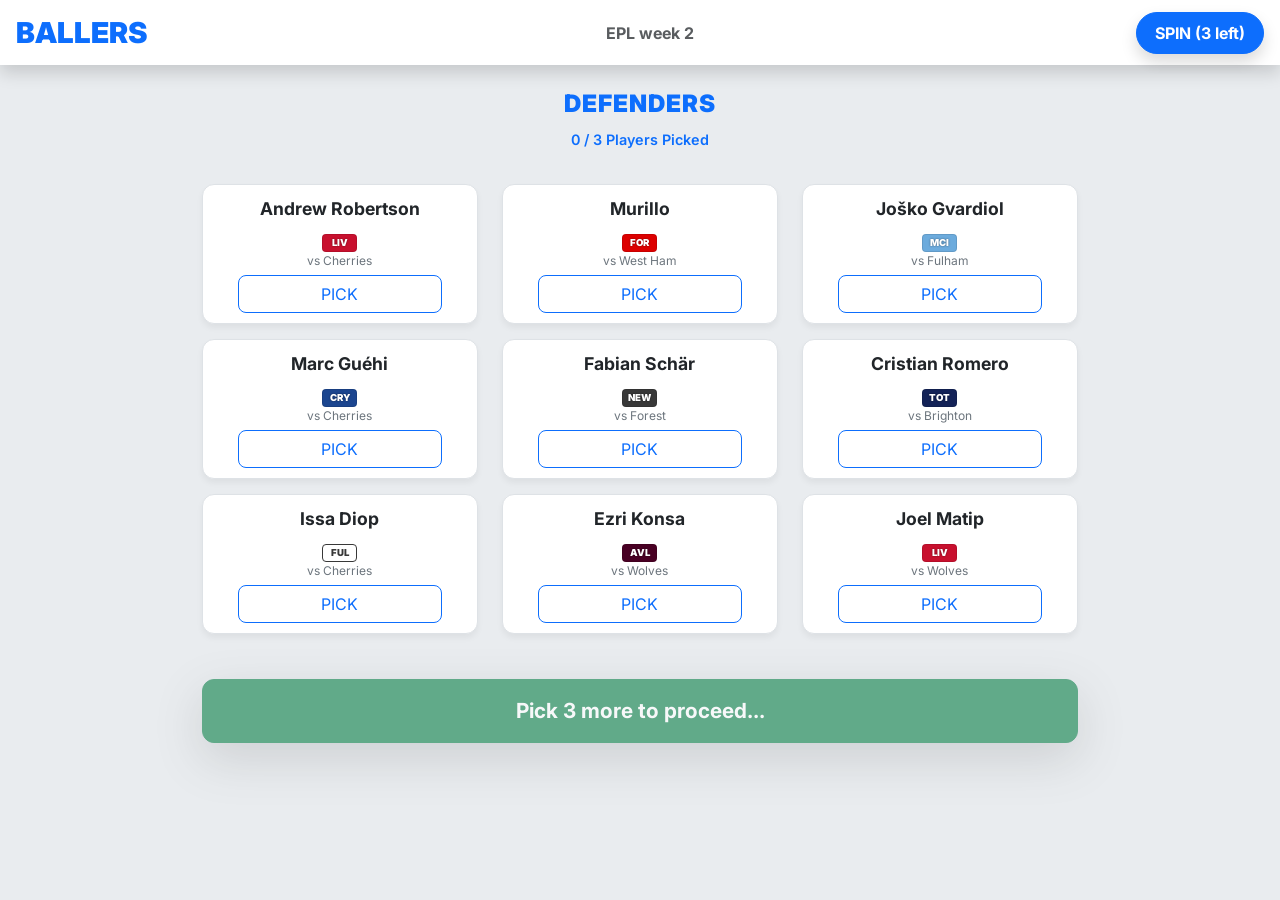
<file: demos/ballers/01/index.html>
<!DOCTYPE html>
<html lang="en">
<head>
    <meta charset="UTF-8">
    <meta name="viewport" content="width=device-width, initial-scale=1.0">
    <meta name="robots" content="noindex, nofollow">
    <title>Multi-Stage Football Player Picker</title>
    <!-- Bootstrap 5 CSS CDN for responsive layout -->
    <link href="https://cdn.jsdelivr.net/npm/bootstrap@5.3.3/dist/css/bootstrap.min.css" rel="stylesheet" crossorigin="anonymous">
    <!-- Google Font for better aesthetics -->
    <link href="https://fonts.googleapis.com/css2?family=Inter:wght@400;700;900&display=swap" rel="stylesheet">
    <!-- Font Awesome for icons -->
    <link rel="stylesheet" href="https://cdnjs.cloudflare.com/ajax/libs/font-awesome/6.5.2/css/all.min.css" crossorigin="anonymous" referrerpolicy="no-referrer" />
    <style>
        :root {
            --primary-color: #2c7be5;
            --tile-bg-color: #fff;
            --tile-shadow: 0 4px 6px rgba(0, 0, 0, 0.05);
            --header-height: 65px;
        }
        body {
            font-family: 'Inter', sans-serif;
            background-color: #e9ecef;
            padding-top: var(--header-height);
            padding-bottom: 20px;
        }
        /* Fixed Header Bar Styling */
        .app-header {
            height: var(--header-height);
            display: flex;
            justify-content: space-between;
            align-items: center;
        }
        .header-title {
            font-size: 1.8rem; 
            font-weight: 900; 
            color: #0d6efd;
            flex-shrink: 0;
            margin-right: 1rem;
        }
        .header-subtitle {
            font-size: 1rem; 
            font-weight: 700; 
            text-align: center;
            flex-grow: 1; 
        }
        .header-section {
            padding: 10px 0;
            text-align: center;
        }
        .grid-container {
            max-width: 900px;
            margin: 0 auto;
        }
        /* --- Tile Styling --- */
        .player-tile {
            height: 140px; 
            display: flex;
            flex-direction: column;
            align-items: center;
            justify-content: space-around; 
            margin-bottom: 15px;
            padding: 10px;
            background-color: var(--tile-bg-color);
            border-radius: 12px;
            box-shadow: var(--tile-shadow);
            text-align: center;
            font-weight: 700;
            transition: all 0.5s ease-out;
            overflow: hidden;
            border: 1px solid #dee2e6; /* subtle grey border */
            
            /* Enable 3D transforms and perspective for the flip effect */
            transform-style: preserve-3d;
            transform: perspective(1000px); 
        }
        .player-tile.is-picked {
            border-color: #198754; 
            background-color: #d1e7dd;
        }
        .player-tile .player-info {
            opacity: 0;
            transform: translateY(100%);
            transition: opacity 0.5s, transform 0.5s;
            height: 60px;
            display: flex;
            flex-direction: column;
            align-items: center;
            justify-content: center;
            width: 100%;
        }
        .player-tile.revealed .player-info {
            opacity: 1;
            transform: translateY(0);
        }
        .player-name-main {
            font-size: 1.1rem;
            line-height: 1.1;
            margin-bottom: 5px;
        }
        .player-team-badge-container {
            height: 20px;
            margin-top: 5px;
        }
        /* Team Color Badge */
        .team-color-badge {
            display: inline-flex;
            align-items: center;
            justify-content: center;
            width: 35px;
            height: 18px;
            border-radius: 4px;
            color: #fff;
            font-size: 0.6rem;
            font-weight: 900;
            line-height: 1;
            border: 1px solid rgba(0, 0, 0, 0.1);
            text-shadow: 0 0 2px rgba(0, 0, 0, 0.5);
        }
        /* Opponent Text */
        .opponent-hint {
            font-size: 0.75rem;
            color: #6c757d;
            font-weight: 400;
            margin-bottom: 5px;
            height: 18px;
        }
        
        /* --- UPDATED SPINNING EFFECT (X-Axis Flip) --- */
        .player-tile.spinning {
            /* Change the animation name and properties */
            animation: card-flip-animation 0.1s infinite linear;
            background: #e9ecef; 
            border-color: var(--primary-color);
        }
        .player-tile.spinning .player-info,
        .player-tile.spinning .opponent-hint,
        .player-tile.spinning .btn {
            opacity: 0;
            pointer-events: none;
        }
        /* New Keyframes for X-Axis Rotation */
        @keyframes card-flip-animation {
            from { transform: perspective(1000px) rotateX(0deg); }
            to { transform: perspective(1000px) rotateX(360deg); }
        }
        /* --- END UPDATED SPINNING EFFECT --- */

        /* Button Styling */
        .btn-shuffle {
            font-size: 1rem;
            padding: 8px 18px;
            border-radius: 50px;
            font-weight: 700;
            transition: transform 0.2s, box-shadow 0.2s;
        }
        .btn-tile-pick {
            width: 80%; 
            border-radius: 8px;
            transition: background-color 0.3s, transform 0.1s;
        }
        /* Full Width Save Button */
        .btn-next-stage, .btn-save-picks {
            width: 100%;
            margin-top: 30px;
            padding: 15px;
            font-size: 1.3rem;
            border-radius: 12px;
            font-weight: 700;
        }
        /* Summary View Styling */
        #summary-view {
            display: none;
        }
        .summary-list .list-group-item {
            font-size: 1.1rem;
            font-weight: 600;
            border-radius: 8px;
            margin-bottom: 10px;
            background-color: #fff;
            box-shadow: 0 2px 4px rgba(0,0,0,0.05);
        }
        .grid-category-header {
            font-family: 'Inter', sans-serif;
            font-weight: 900;
            text-align: center;
            color: #0d6efd;
            margin-top: 15px;
            margin-bottom: 10px;
            font-size: 1.5rem;
            letter-spacing: 1px;
            text-transform: uppercase;
        }
        .pick-limit-msg {
            font-size: 0.9rem;
            font-weight: 600;
        }
    </style>
</head>
<body>
    <!-- Fixed Header Bar -->
    <header class="fixed-top bg-white shadow app-header px-3">
        <!-- Left: BALLERS -->
        <div class="header-title">BALLERS</div>
        
        <!-- Center: EPL week 2 -->
        <div class="header-subtitle text-muted">EPL week 2</div>

        <!-- Right: SPIN Button (Now powered by globalSpinsRemaining) -->
        <button id="shuffleButton" class="btn btn-primary btn-shuffle shadow" onclick="startShuffle(currentGameIndex)">
            <span id="buttonText">SPIN (3 left)</span>
        </button>
    </header>
    <!-- END Fixed Header Bar -->
    
    <div class="container grid-container">

        <!-- ==================================== -->
        <!-- SCREEN 1: DEFENDERS VIEW -->
        <!-- ==================================== -->
        <div id="shuffler-container">
            
            <div id="game-0-view" class="game-view" data-game-index="0" style="display: none;">
                <div class="header-section">
                    <!-- Updated Header Title -->
                    <h2 class="grid-category-header">DEFENDERS</h2>
                    <p id="pick-limit-0" class="pick-limit-msg text-primary">0 / 3 Players Picked</p>
                    <!-- Removed: Loading Message for Game 0 -->
                </div>
                <div id="playerGrid-0" class="row mt-2">
                    <!-- Tiles for Game 1 (g0) -->
                    <div class="col-4"><div id="tile-g0-t0" class="player-tile"><span class="player-info"><span class="player-name-main"></span><div class="player-team-badge-container"></div></span><span class="opponent-hint"></span><button class="btn btn-tile-pick btn-outline-primary" onclick="pickPlayer(0, 0)">PICK</button></div></div>
                    <div class="col-4"><div id="tile-g0-t1" class="player-tile"><span class="player-info"><span class="player-name-main"></span><div class="player-team-badge-container"></div></span><span class="opponent-hint"></span><button class="btn btn-tile-pick btn-outline-primary" onclick="pickPlayer(0, 1)">PICK</button></div></div>
                    <div class="col-4"><div id="tile-g0-t2" class="player-tile"><span class="player-info"><span class="player-name-main"></span><div class="player-team-badge-container"></div></span><span class="opponent-hint"></span><button class="btn btn-tile-pick btn-outline-primary" onclick="pickPlayer(0, 2)">PICK</button></div></div>
                    <div class="col-4"><div id="tile-g0-t3" class="player-tile"><span class="player-info"><span class="player-name-main"></span><div class="player-team-badge-container"></div></span><span class="opponent-hint"></span><button class="btn btn-tile-pick btn-outline-primary" onclick="pickPlayer(0, 3)">PICK</button></div></div>
                    <div class="col-4"><div id="tile-g0-t4" class="player-tile"><span class="player-info"><span class="player-name-main"></span><div class="player-team-badge-container"></div></span><span class="opponent-hint"></span><button class="btn btn-tile-pick btn-outline-primary" onclick="pickPlayer(0, 4)">PICK</button></div></div>
                    <div class="col-4"><div id="tile-g0-t5" class="player-tile"><span class="player-info"><span class="player-name-main"></span><div class="player-team-badge-container"></div></span><span class="opponent-hint"></span><button class="btn btn-tile-pick btn-outline-primary" onclick="pickPlayer(0, 5)">PICK</button></div></div>
                    <div class="col-4"><div id="tile-g0-t6" class="player-tile"><span class="player-info"><span class="player-name-main"></span><div class="player-team-badge-container"></div></span><span class="opponent-hint"></span><button class="btn btn-tile-pick btn-outline-primary" onclick="pickPlayer(0, 6)">PICK</button></div></div>
                    <div class="col-4"><div id="tile-g0-t7" class="player-tile"><span class="player-info"><span class="player-name-main"></span><div class="player-team-badge-container"></div></span><span class="opponent-hint"></span><button class="btn btn-tile-pick btn-outline-primary" onclick="pickPlayer(0, 7)">PICK</button></div></div>
                    <div class="col-4"><div id="tile-g0-t8" class="player-tile"><span class="player-info"><span class="player-name-main"></span><div class="player-team-badge-container"></div></span><span class="opponent-hint"></span><button class="btn btn-tile-pick btn-outline-primary" onclick="pickPlayer(0, 8)">PICK</button></div></div>
                </div>
                <!-- Updated Button Text (Initial) -->
                <button id="nextButton-0" class="btn btn-next-stage btn-success shadow-lg" onclick="handleNextStage()">
                    Pick Midfielders... <i class="fas fa-arrow-right"></i>
                </button>
            </div>
            
            <!-- ==================================== -->
            <!-- SCREEN 2: MIDFIELDERS VIEW -->
            <!-- ==================================== -->
            <div id="game-1-view" class="game-view" data-game-index="1" style="display: none;">
                <div class="header-section">
                    <!-- Updated Header Title -->
                    <h2 class="grid-category-header">MIDFIELDERS</h2>
                    <p id="pick-limit-1" class="pick-limit-msg text-primary">0 / 3 Players Picked</p>
                    <!-- Removed: Loading Message for Game 1 -->
                </div>
                <div id="playerGrid-1" class="row mt-2">
                    <!-- Tiles for Game 2 (g1) -->
                    <div class="col-4"><div id="tile-g1-t0" class="player-tile"><span class="player-info"><span class="player-name-main"></span><div class="player-team-badge-container"></div></span><span class="opponent-hint"></span><button class="btn btn-tile-pick btn-outline-primary" onclick="pickPlayer(1, 0)">PICK</button></div></div>
                    <div class="col-4"><div id="tile-g1-t1" class="player-tile"><span class="player-info"><span class="player-name-main"></span><div class="player-team-badge-container"></div></span><span class="opponent-hint"></span><button class="btn btn-tile-pick btn-outline-primary" onclick="pickPlayer(1, 1)">PICK</button></div></div>
                    <div class="col-4"><div id="tile-g1-t2" class="player-tile"><span class="player-info"><span class="player-name-main"></span><div class="player-team-badge-container"></div></span><span class="opponent-hint"></span><button class="btn btn-tile-pick btn-outline-primary" onclick="pickPlayer(1, 2)">PICK</button></div></div>
                    <div class="col-4"><div id="tile-g1-t3" class="player-tile"><span class="player-info"><span class="player-name-main"></span><div class="player-team-badge-container"></div></span><span class="opponent-hint"></span><button class="btn btn-tile-pick btn-outline-primary" onclick="pickPlayer(1, 3)">PICK</button></div></div>
                    <div class="col-4"><div id="tile-g1-t4" class="player-tile"><span class="player-info"><span class="player-name-main"></span><div class="player-team-badge-container"></div></span><span class="opponent-hint"></span><button class="btn btn-tile-pick btn-outline-primary" onclick="pickPlayer(1, 4)">PICK</button></div></div>
                    <div class="col-4"><div id="tile-g1-t5" class="player-tile"><span class="player-info"><span class="player-name-main"></span><div class="player-team-badge-container"></div></span><span class="opponent-hint"></span><button class="btn btn-tile-pick btn-outline-primary" onclick="pickPlayer(1, 5)">PICK</button></div></div>
                    <div class="col-4"><div id="tile-g1-t6" class="player-tile"><span class="player-info"><span class="player-name-main"></span><div class="player-team-badge-container"></div></span><span class="opponent-hint"></span><button class="btn btn-tile-pick btn-outline-primary" onclick="pickPlayer(1, 6)">PICK</button></div></div>
                    <div class="col-4"><div id="tile-g1-t7" class="player-tile"><span class="player-info"><span class="player-name-main"></span><div class="player-team-badge-container"></div></span><span class="opponent-hint"></span><button class="btn btn-tile-pick btn-outline-primary" onclick="pickPlayer(1, 7)">PICK</button></div></div>
                    <div class="col-4"><div id="tile-g1-t8" class="player-tile"><span class="player-info"><span class="player-name-main"></span><div class="player-team-badge-container"></div></span><span class="opponent-hint"></span><button class="btn btn-tile-pick btn-outline-primary" onclick="pickPlayer(1, 8)">PICK</button></div></div>
                </div>
                <!-- Updated Button Text (Initial) -->
                <button id="nextButton-1" class="btn btn-next-stage btn-success shadow-lg" onclick="handleNextStage()">
                    Pick Attackers <i class="fas fa-arrow-right"></i>
                </button>
            </div>
            
            <!-- ==================================== -->
            <!-- SCREEN 3: ATTACKERS VIEW -->
            <!-- ==================================== -->
            <div id="game-2-view" class="game-view" data-game-index="2" style="display: none;">
                <div class="header-section">
                    <!-- Updated Header Title -->
                    <h2 class="grid-category-header">ATTACKERS</h2>
                    <p id="pick-limit-2" class="pick-limit-msg text-primary">0 / 3 Players Picked</p>
                    <!-- Removed: Loading Message for Game 2 -->
                </div>
                <div id="playerGrid-2" class="row mt-2">
                    <!-- Tiles for Game 3 (g2) -->
                    <div class="col-4"><div id="tile-g2-t0" class="player-tile"><span class="player-info"><span class="player-name-main"></span><div class="player-team-badge-container"></div></span><span class="opponent-hint"></span><button class="btn btn-tile-pick btn-outline-primary" onclick="pickPlayer(2, 0)">PICK</button></div></div>
                    <div class="col-4"><div id="tile-g2-t1" class="player-tile"><span class="player-info"><span class="player-name-main"></span><div class="player-team-badge-container"></div></span><span class="opponent-hint"></span><button class="btn btn-tile-pick btn-outline-primary" onclick="pickPlayer(2, 1)">PICK</button></div></div>
                    <div class="col-4"><div id="tile-g2-t2" class="player-tile"><span class="player-info"><span class="player-name-main"></span><div class="player-team-badge-container"></div></span><span class="opponent-hint"></span><button class="btn btn-tile-pick btn-outline-primary" onclick="pickPlayer(2, 2)">PICK</button></div></div>
                    <div class="col-4"><div id="tile-g2-t3" class="player-tile"><span class="player-info"><span class="player-name-main"></span><div class="player-team-badge-container"></div></span><span class="opponent-hint"></span><button class="btn btn-tile-pick btn-outline-primary" onclick="pickPlayer(2, 3)">PICK</button></div></div>
                    <div class="col-4"><div id="tile-g2-t4" class="player-tile"><span class="player-info"><span class="player-name-main"></span><div class="player-team-badge-container"></div></span><span class="opponent-hint"></span><button class="btn btn-tile-pick btn-outline-primary" onclick="pickPlayer(2, 4)">PICK</button></div></div>
                    <div class="col-4"><div id="tile-g2-t5" class="player-tile"><span class="player-info"><span class="player-name-main"></span><div class="player-team-badge-container"></div></span><span class="opponent-hint"></span><button class="btn btn-tile-pick btn-outline-primary" onclick="pickPlayer(2, 5)">PICK</button></div></div>
                    <div class="col-4"><div id="tile-g2-t6" class="player-tile"><span class="player-info"><span class="player-name-main"></span><div class="player-team-badge-container"></div></span><span class="opponent-hint"></span><button class="btn btn-tile-pick btn-outline-primary" onclick="pickPlayer(2, 6)">PICK</button></div></div>
                    <div class="col-4"><div id="tile-g2-t7" class="player-tile"><span class="player-info"><span class="player-name-main"></span><div class="player-team-badge-container"></div></span><span class="opponent-hint"></span><button class="btn btn-tile-pick btn-outline-primary" onclick="pickPlayer(2, 7)">PICK</button></div></div>
                    <div class="col-4"><div id="tile-g2-t8" class="player-tile"><span class="player-info"><span class="player-name-main"></span><div class="player-team-badge-container"></div></span><span class="opponent-hint"></span><button class="btn btn-tile-pick btn-outline-primary" onclick="pickPlayer(2, 8)">PICK</button></div></div>
                </div>
                <!-- Updated Button Text (Initial) -->
                <button id="nextButton-2" class="btn btn-save-picks btn-success shadow-lg" onclick="handleNextStage()">
                    Save picks <i class="fas fa-arrow-right"></i>
                </button>
            </div>

        </div>

        <!-- ==================================== -->
        <!-- SCREEN 4: SUMMARY VIEW -->
        <!-- ==================================== -->
        <div id="summary-view" class="mt-5">
            <h2 class="text-primary text-center mb-4">Your Final Team Selection (9 Players)</h2>
            <div id="pickedPlayersList" class="list-group summary-list">
                <!-- Picked players will be inserted here -->
            </div>
            <div class="text-center mt-5">
                <button class="btn btn-secondary btn-lg" onclick="startNewGame()">
                    <i class="fas fa-undo"></i> Start New Team Selection
                </button>
            </div>
        </div>
    </div>

    <script>
        // --- CONFIGURATION ---
        const TEAM_DATA = {
            "Man City": { abbr: "MCI", color: "#6CABDD" },
            "Newcastle": { abbr: "NEW", color: "#383838" },
            "Arsenal": { abbr: "ARS", color: "#EF0107" },
            "Liverpool": { abbr: "LIV", color: "#C8102E" },
            "Man United": { abbr: "MUN", color: "#DA291C" },
            "Tottenham": { abbr: "TOT", color: "#132257" },
            "Chelsea": { abbr: "CHE", color: "#034694" },
            "Aston Villa": { abbr: "AVL", color: "#490024" },
            "Notts Forest": { abbr: "FOR", color: "#DD0000" },
            "Crystal Palace": { abbr: "CRY", color: "#1B458F" },
            "Fulham": { abbr: "FUL", color: "#FFFFFF", border: true },
            "West Ham": { abbr: "WHU", color: "#7A263A" },
            "Brentford": { abbr: "BRE", color: "#E30613" },
            "Bournemouth": { abbr: "BOU", color: "#DA291C" },
            "Brighton": { abbr: "BHA", color: "#0057B8" },
            "default": { abbr: "N/A", color: "#6c757d" }
        };

        const EPL_OPPONENTS = [
            "Wolves", "Everton", "Fulham", "Palace", "Luton", 
            "West Ham", "Burnley", "Spurs", "Liverpool", "Brighton",
            "Villa", "Forest", "Cherries", "Seagulls"
        ];
        
        // Data refreshed from EAFC 26 ratings - ALL.csv.
        const csvContent = `PLAYER,RATING ,Position,Team
Erling Haaland,90,ATT,Man City
Alexander Isak,88,ATT,Liverpool
Bukayo Saka,88,ATT,Arsenal
Viktor Gyökeres,87,ATT,Arsenal
Bryan Mbeumo,85,ATT,Man United
Phil Foden,85,ATT,Man City
Ollie Watkins,84,ATT,Aston Villa
Omar Marmoush,84,ATT,Man City
Anthony Gordon,83,ATT,Newcastle
Hugo Ekitiké,83,ATT,Liverpool
Leandro Trossard,83,ATT,Arsenal
Kai Havertz,82,ATT,Arsenal
Jean-Philippe Mateta,82,ATT,Crystal Palace
Yoane Wissa,82,ATT,Newcastle
Savinho,82,ATT,Man City
Chris Wood,82,ATT,Notts Forest
Jacob Murphy,81,ATT,Newcastle
Gabriel Martinelli,81,ATT,Arsenal
Anthony Elanga,81,ATT,Newcastle
Randal Kolo Muani,81,ATT,Tottenham
Rayan Cherki,81,ATT,Man City
Mohammed Kudus,80,ATT,Tottenham
Noni Madueke,80,ATT,Arsenal
Jack Grealish,80,ATT,Everton
Benjamin Šeško,80,ATT,Man United
Gabriel Jesus,80,ATT,Man City
Harvey Barnes,80,ATT,Newcastle
Jérémy Doku,80,ATT,Man City
Dominic Solanke,80,ATT,Bournemouth
João Pedro,79,ATT,Brighton
Brennan Johnson,79,ATT,Tottenham
Richarlison,78,ATT,Tottenham
Amine Adli,78,ATT,Liverpool
Danny Welbeck,78,ATT,Brighton
Liam Delap,78,ATT,Chelsea
Callum Wilson,78,ATT,Newcastle
Maxwel Cornet,77,ATT,West Ham
Darwin Núñez,77,ATT,Liverpool
Armando Broja,77,ATT,Fulham
Declan Rice,89,MID,Arsenal
Rodri,88,MID,Manchester City
Bruno Guimarães,86,MID,Newcastle United
Enzo Fernández,85,MID,Chelsea
Dominik Szoboszlai,84,MID,Liverpool
Alexis Mac Allister,84,MID,Liverpool
Ezequiel Palacios,84,MID,Tottenham
Pape Matar Sarr,83,MID,Tottenham Hotspur
Harvey Elliott,83,MID,Liverpool
Eberechi Eze,83,MID,Crystal Palace
Bruno Fernandes,83,MID,Manchester United
Conor Gallagher,83,MID,Chelsea
João Palhinha,83,MID,Fulham
Sandro Tonali,82,MID,Newcastle United
James Maddison,82,MID,Tottenham
Kobie Mainoo,82,MID,Manchester United
Lucas Paquetá,82,MID,West Ham United
Tyler Adams,82,MID,Bournemouth
Casemiro,81,MID,Manchester United
Mason Mount,81,MID,Manchester United
Moises Caicedo,81,MID,Chelsea
Héctor Herrera,81,MID,Arsenal
Martin Ødegaard,81,MID,Arsenal
Douglas Luiz,81,MID,Aston Villa
Moussa Diaby,81,MID,Aston Villa
Cole Palmer,80,MID,Chelsea
Cheick Doucouré,80,MID,Crystal Palace
André Onana,80,MID,Nottingham Forest
Jacob Ramsey,80,MID,Aston Villa
Christian Eriksen,80,MID,Manchester United
Matheus Nunes,80,MID,Manchester City
Manuel Akanji,80,MID,Manchester City
Morgan Gibbs-White,80,MID,Nottingham Forest
Diogo Jota,79,MID,Liverpool
Bernardo Silva,79,MID,Manchester City
Hamer Traoré,79,MID,Bournemouth
John McGinn,79,MID,Aston Villa
Kiernan Dewsbury-Hall,79,MID,Chelsea
Trent Alexander-Arnold,78,MID,Liverpool
Kevin De Bruyne,78,MID,Manchester City
Pervis Estupiñán,78,MID,Brighton
Youri Tielemans,78,MID,Aston Villa
Mohammed Salisu,78,MID,Fulham
Max Kilman,78,MID,West Ham United
João Cancelo,78,MID,Manchester City
Solly March,77,MID,Brighton
William Saliba,87,DEF,Arsenal
Rúben Dias,86,DEF,Manchester City
Ibrahima Konaté,86,DEF,Liverpool
Joško Gvardiol,84,DEF,Manchester City
Marc Cucurella,84,DEF,Chelsea
Jeremie Frimpong,83,DEF,Liverpool
Murillo,83,DEF,Nottingham Forest
Nathan Aké,83,DEF,Manchester City
Piero Hincapié,83,DEF,Arsenal
Benjamin White,83,DEF,Arsenal
Nikola Milenković,83,DEF,Nottingham Forest
Pedro Porro,82,DEF,Tottenham
Milos Kerkez,82,DEF,Liverpool
Andrew Robertson,82,DEF,Liverpool
Antonee Robinson,82,DEF,Fulham
Micky van de Ven,82,DEF,Tottenham Hotspur
Ezri Konsa,82,DEF,Aston Villa
Jurriën Timber,82,DEF,Arsenal
Fabian Schär,82,DEF,Newcastle United
John Stones,82,DEF,Manchester City
Matthijs de Ligt,82,DEF,Manchester United
Marc Guéhi,82,DEF,Crystal Palace
Cristian Romero,82,DEF,Tottenham
Sven Botman,82,DEF,Newcastle United
Reece James,81,DEF,Chelsea
Daniel Muñoz,81,DEF,Crystal Palace
Rayan Aït-Nouri,81,DEF,Manchester City
Lisandro Martínez,81,DEF,Manchester United
Aaron Wan-Bissaka,80,DEF,Manchester United
Alex Moreno,80,DEF,Aston Villa
Destiny Udogie,80,DEF,Tottenham Hotspur
Ben Chilwell,80,DEF,Chelsea
James Tarkowski,80,DEF,Everton
Levi Colwill,80,DEF,Chelsea
Virgil van Dijk,79,DEF,Liverpool
Tino Livramento,79,DEF,Newcastle United
Ben Mee,79,DEF,Brentford
Tosin Adarabioyo,79,DEF,Tottenham
Ethan Pinnock,79,DEF,Brentford
Lewis Dunk,79,DEF,Brighton
Tyrone Mings,78,DEF,Aston Villa
Joe Gomez,78,DEF,Liverpool
Issa Diop,78,DEF,Fulham
Lucas Digne,78,DEF,Aston Villa
José Sá,78,DEF,Wolves
Kostas Tsimikas,77,DEF,Liverpool
Luke Shaw,77,DEF,Manchester United
Joel Matip,77,DEF,Liverpool
Manuel Benson,77,DEF,Fulham
`;

        const GAME_TITLES = ["DEFENDERS", "MIDFIELDERS", "ATTACKERS"];
        const NEXT_BUTTON_TEXTS = [
            "Pick Midfielders", 
            "Pick Attackers",  
            "Save picks"       
        ];

        // NEW: Global state for spins
        let globalSpinsRemaining = 3; 

        let defendersPool = [];
        let midfieldersPool = [];
        let attackersPool = [];
        // Store pools indexed by position (0: DEF, 1: MID, 2: ATT)
        const PLAYER_POOLS = [defendersPool, midfieldersPool, attackersPool]; 
        
        const NUM_GAMES = 3;
        const NUM_TILES = 9;
        const MAX_PICKS_PER_GAME = 3;
        const SPIN_DURATION_MS = 2500;

        // State management for all three games
        let gameData = [];
        let currentGameIndex = 0; // 0, 1, or 2

        // --- HELPER FUNCTIONS ---

        /**
         * Normalizes team names from the CSV to match the simplified TEAM_DATA keys.
         */
        function normalizeTeamName(teamName) {
            if (!teamName) return 'default';
            const norm = teamName.toLowerCase().trim();
            if (norm.includes('manchester city')) return 'Man City';
            if (norm.includes('manchester united')) return 'Man United';
            if (norm.includes('newcastle united')) return 'Newcastle';
            if (norm.includes('nottingham forest')) return 'Notts Forest';
            if (norm.includes('tottenham hotspur') || norm.includes('tottenham')) return 'Tottenham';
            if (norm.includes('aston villa')) return 'Aston Villa';
            if (norm.includes('crystal palace')) return 'Crystal Palace';
            if (norm.includes('west ham united')) return 'West Ham';
            if (norm.includes('liverpool')) return 'Liverpool';
            if (norm.includes('arsenal')) return 'Arsenal';
            if (norm.includes('chelsea')) return 'Chelsea';
            if (norm.includes('fulham')) return 'Fulham';
            // Return trimmed name for other cases
            return teamName.trim(); 
        }

        /**
         * Parses the CSV content, filters players by position, and populates the position pools.
         */
        function parsePlayers(csv) {
            const lines = csv.split('\n');
            // Reset pools
            defendersPool = [];
            midfieldersPool = [];
            attackersPool = [];

            for (let i = 1; i < lines.length; i++) {
                const line = lines[i].trim();
                if (line) {
                    // Expects: PLAYER,RATING ,Position,Team
                    const columns = line.split(',').map(col => col.trim());
                    if (columns.length >= 4) {
                        const name = columns[0];
                        const position = columns[2].toUpperCase().replace(/\s/g, ''); // Ensure 'DEF', 'MID', 'ATT'
                        const rawTeamName = columns[3]; 
                        
                        const teamKey = normalizeTeamName(rawTeamName);
                        const team = TEAM_DATA[teamKey] || TEAM_DATA['default'];
                        
                        if (name && teamKey && position) {
                            const player = { name: name, teamName: teamKey, teamData: team, position: position };
                            
                            if (position === 'DEF') {
                                defendersPool.push(player);
                            } else if (position === 'MID') {
                                midfieldersPool.push(player);
                            } else if (position === 'ATT') {
                                attackersPool.push(player);
                            }
                        }
                    }
                }
            }
            // Update the global indexed array reference
            PLAYER_POOLS[0] = defendersPool;
            PLAYER_POOLS[1] = midfieldersPool;
            PLAYER_POOLS[2] = attackersPool;

            console.log(`Pools loaded: DEF=${defendersPool.length}, MID=${midfieldersPool.length}, ATT=${attackersPool.length}`);
        }

        /**
         * Initializes the game state.
         */
        function initializeGameData() {
            gameData = [];
            for (let i = 0; i < NUM_GAMES; i++) {
                gameData.push({ 
                    tiles: Array(NUM_TILES).fill(null), 
                    picks: 0 
                });
            }
            globalSpinsRemaining = 3;
        }

        /**
         * Starts a new game/selection process.
         */
        function startNewGame() {
            initializeGameData();
            // Clear all tiles content and picks visually
            for(let g = 0; g < NUM_GAMES; g++) {
                for(let t = 0; t < NUM_TILES; t++) {
                    const tile = document.getElementById(`tile-g${g}-t${t}`);
                    if (tile) {
                         tile.classList.remove('is-picked', 'revealed');
                         const info = tile.querySelector('.player-info');
                         info.querySelector('.player-name-main').textContent = '';
                         info.querySelector('.player-team-badge-container').innerHTML = '';
                         tile.querySelector('.opponent-hint').textContent = '';
                         const button = tile.querySelector('.btn-tile-pick');
                         button.classList.remove('btn-success');
                         button.classList.add('btn-outline-primary');
                         button.innerHTML = 'PICK';
                    }
                }
            }
            showGame(0);
        }
        
        /**
         * Updates the text and disabled state of the shuffle button and next stage button.
         */
        function updateShuffleButton() {
            const currentData = gameData[currentGameIndex];
            const shuffleButton = document.getElementById('shuffleButton');
            const buttonTextSpan = document.getElementById('buttonText');
            const pickLimitMsg = document.getElementById(`pick-limit-${currentGameIndex}`);

            // Update Spin Button based on GLOBAL state with correct text format
            buttonTextSpan.textContent = `SPIN (${globalSpinsRemaining} left)`;
            shuffleButton.disabled = globalSpinsRemaining <= 0;

            // Update Pick Count Message
            pickLimitMsg.textContent = `${currentData.picks} / ${MAX_PICKS_PER_GAME} Players Picked`;
            
            // --- Update Next Stage Button ---
            const nextButton = document.getElementById(`nextButton-${currentGameIndex}`);
            if (nextButton) {
                if (currentData.picks < MAX_PICKS_PER_GAME) {
                    nextButton.disabled = true;
                    const remaining = MAX_PICKS_PER_GAME - currentData.picks;
                    nextButton.textContent = `Pick ${remaining} more to proceed...`;
                } else {
                    nextButton.disabled = false;
                    
                    let nextText = NEXT_BUTTON_TEXTS[currentGameIndex];
                    let icon = ''; 
                    
                    if (currentGameIndex < NUM_GAMES - 1) {
                        if(currentGameIndex === 0) {
                            nextText += '...';
                        }
                        icon = ' <i class="fas fa-arrow-right"></i>';
                    } else {
                        icon = ''; 
                    }

                    nextButton.innerHTML = `${nextText} ${icon}`;
                }
            }
        }

        /**
         * Toggles the picked state of a player tile, enforcing the 3-pick limit.
         */
        function pickPlayer(gameId, tileId) {
            const tile = document.getElementById(`tile-g${gameId}-t${tileId}`);
            const button = tile.querySelector('.btn-tile-pick');
            const currentData = gameData[gameId];

            if (!currentData.tiles[tileId]) {
                 // Player data hasn't loaded yet (tile is empty)
                console.warn("Attempted to pick an un-shuffled tile.");
                return;
            }

            if (tile.classList.contains('is-picked')) {
                // UNPICK
                tile.classList.remove('is-picked');
                button.classList.remove('btn-success');
                button.classList.add('btn-outline-primary');
                button.innerHTML = 'PICK';
                
                currentData.picks--;
            } else {
                // PICK
                if (currentData.picks >= MAX_PICKS_PER_GAME) {
                    console.log(`Cannot pick more than ${MAX_PICKS_PER_GAME} players in this stage.`);
                    tile.style.transition = 'border-color 0.1s ease-in-out';
                    tile.style.borderColor = '#dc3545'; // Red flash
                    setTimeout(() => { tile.style.borderColor = '#dee2e6'; }, 300);
                    return; 
                }

                tile.classList.add('is-picked');
                button.classList.remove('btn-outline-primary');
                button.classList.add('btn-success');
                button.innerHTML = '<i class="fas fa-check"></i> PICKED';

                currentData.picks++;
            }
            updateShuffleButton(); 
        }

        /**
         * Selects random player objects from the pool specific to the gameId.
         */
        function getRandomPlayers(gameId, count, pickedPlayerNames) {
            // Use the position-specific pool based on gameId
            const pool = PLAYER_POOLS[gameId]; 
            
            // Get all player names already picked across ALL stages
            const allPickedNames = [];
            gameData.forEach(game => {
                game.tiles.forEach(tile => {
                    // Only count players that were actually picked in previous stages
                    const tileElement = document.getElementById(`tile-g${gameData.indexOf(game)}-t${game.tiles.indexOf(tile)}`);
                    if (tile && tileElement && tileElement.classList.contains('is-picked') && allPickedNames.indexOf(tile.name) === -1) {
                        allPickedNames.push(tile.name);
                    }
                });
            });

            // Filter the current pool to ensure no duplicates from any stage
            const availablePlayers = pool.filter(player => !allPickedNames.includes(player.name));
            
            if (availablePlayers.length < count) {
                // Not enough unique players remaining in the specific pool, 
                // fall back to shuffling unique players from the overall pool
                console.warn(`Insufficient unique players in ${GAME_TITLES[gameId]} pool (${availablePlayers.length}). Recycling will occur.`);
                
                // If we absolutely must, we recycle from the current pool
                if(pool.length >= count) {
                    const shuffled = [...pool].sort(() => 0.5 - Math.random());
                    return shuffled.slice(0, count);
                } else {
                    return pool; // return everything if pool is too small
                }
            }

            const shuffled = [...availablePlayers].sort(() => 0.5 - Math.random());
            return shuffled.slice(0, count);
        }

        /**
         * Sets the player name, team badge, and opponent hint for a tile.
         */
        function setTileContent(tile, player, opponent) {
            tile.querySelector('.player-name-main').textContent = player.name;
            
            // Render Team Badge
            const badgeContainer = tile.querySelector('.player-team-badge-container');
            let badgeStyle = `background-color: ${player.teamData.color};`;
            if (player.teamData.border) {
                badgeStyle += `border: 1px solid #383838; color: #383838; text-shadow: none;`; 
            }
            badgeContainer.innerHTML = `
                <div class="team-color-badge" style="${badgeStyle}">
                    ${player.teamData.abbr}
                </div>
            `;
            
            // Render Opponent Hint
            tile.querySelector('.opponent-hint').textContent = `vs ${opponent}`;
        }

        /**
         * Gets a random opponent team from the list.
         */
        function getRandomOpponent() {
            const randomIndex = Math.floor(Math.random() * EPL_OPPONENTS.length);
            return EPL_OPPONENTS[randomIndex];
        }

        /**
         * Loads all 9 tiles with fresh player data for a new stage without consuming a spin.
         * Used only when transitioning to a stage for the first time.
         */
        function loadInitialTiles(gameId) {
            const currentData = gameData[gameId];
            const playerGrid = document.getElementById(`playerGrid-${gameId}`);
            
            // 1. Get the new players for all 9 tiles
            const newRandomPlayers = getRandomPlayers(gameId, NUM_TILES, []);
            
            // 2. Store the new player data in gameData and render immediately
            for (let i = 0; i < NUM_TILES; i++) {
                const tile = playerGrid.querySelector(`#tile-g${gameId}-t${i}`);
                const newPlayer = newRandomPlayers[i];
                newPlayer.opponent = getRandomOpponent();
                currentData.tiles[i] = newPlayer;

                // Render immediately without waiting
                setTileContent(tile, newPlayer, newPlayer.opponent);
                tile.classList.add('revealed');
            }
            updateShuffleButton();
        }

        /**
         * Initiates the shuffle and animation sequence for a specific game.
         * This function IS CALLED BY THE BUTTON and decrements the GLOBAL spinsRemaining.
         */
        function startShuffle(gameId) {
            if (globalSpinsRemaining <= 0) {
                updateShuffleButton(); 
                return;
            }

            const currentData = gameData[gameId];
            const shuffleButton = document.getElementById('shuffleButton');
            // const loadingMessage = document.getElementById(`loadingMessage-${gameId}`); // Removed
            const playerGrid = document.getElementById(`playerGrid-${gameId}`);
            
            // GLOBAL SPIN DECREMENT - ONLY HAPPENS HERE
            globalSpinsRemaining--; 

            shuffleButton.disabled = true;
            // loadingMessage.style.display = 'block'; // Removed

            const unpickedTiles = [];
            const pickedPlayerNames = []; // Players currently picked in this specific stage

            // 1. Identify picked/unpicked tiles and collect current picked player names
            for (let i = 0; i < NUM_TILES; i++) {
                const tile = playerGrid.querySelector(`#tile-g${gameId}-t${i}`);
                
                // If a tile is picked, keep its player data and name, but don't spin it
                if (tile.classList.contains('is-picked')) {
                    const player = currentData.tiles[i];
                    if (player) pickedPlayerNames.push(player.name);
                    tile.classList.remove('spinning'); 
                } else {
                    // This tile will be shuffled
                    unpickedTiles.push({ id: i, element: tile });
                    
                    // Clear and hide content during spin
                    setTileContent(tile, { name: '...', teamData: TEAM_DATA['default'] }, '...');
                    tile.classList.remove('revealed');
                    
                    // Start spin animation
                    tile.classList.add('spinning');
                }
            }

            const numToShuffle = unpickedTiles.length;
            if (numToShuffle === 0) {
                // loadingMessage.textContent = 'All tiles are picked. Cannot spin.'; // Removed
                globalSpinsRemaining++; // Refund the spin since no shuffle occurred
                setTimeout(() => {
                    shuffleButton.disabled = false;
                    // loadingMessage.style.display = 'none'; // Removed
                    // loadingMessage.textContent = 'Shuffling... only unpicked tiles will spin.'; // Removed
                }, 100); 
                updateShuffleButton();
                return;
            }
            
            
            // 2. Get new players from the correct position pool
            // This ensures new players are unique across ALL picked players (not just the current stage)
            const newRandomPlayers = getRandomPlayers(gameId, numToShuffle, pickedPlayerNames);
            const opponentList = Array(numToShuffle).fill(0).map(() => getRandomOpponent());
            
            // 3. Store the new player data in gameData
            unpickedTiles.forEach((tileData, index) => {
                const newPlayer = newRandomPlayers[index];
                newPlayer.opponent = opponentList[index];
                currentData.tiles[tileData.id] = newPlayer;
            });

            // 4. Wait for the spin duration, then reveal
            setTimeout(() => {
                unpickedTiles.forEach((tileData, index) => {
                    const tile = tileData.element;
                    const newPlayer = currentData.tiles[tileData.id];

                    tile.classList.remove('spinning');
                    
                    // Staggered reveal
                    setTimeout(() => {
                        setTileContent(tile, newPlayer, newPlayer.opponent);
                        tile.classList.add('revealed');
                    }, index * 100); 
                });

                // 5. Update UI state
                // Ensure the button is enabled after animation finishes
                setTimeout(() => {
                    shuffleButton.disabled = globalSpinsRemaining <= 0;
                    // loadingMessage.style.display = 'none'; // Removed
                }, numToShuffle * 100 + 100); // Wait for all staggered reveals + a little extra
                
                updateShuffleButton();

            }, SPIN_DURATION_MS); 
        }

        /**
         * Logic for moving between stages (Game 1 -> 2 -> 3 -> Summary).
         */
        function handleNextStage() {
            const currentData = gameData[currentGameIndex];
            
            // 1. Check pick limit enforcement
            if (currentData.picks < MAX_PICKS_PER_GAME) {
                console.error(`Must pick ${MAX_PICKS_PER_GAME} players before proceeding.`);
                return;
            }

            currentGameIndex++;
            
            if (currentGameIndex < NUM_GAMES) {
                // Move to the next game stage
                showGame(currentGameIndex);
            } else {
                // Move to Summary View (Game 3 -> Summary)
                showSummaryView();
            }
        }

        /**
         * Shows a specific game stage and hides others.
         */
        function showGame(gameId) {
            currentGameIndex = gameId;

            document.getElementById('shuffler-container').style.display = 'block';
            document.getElementById('summary-view').style.display = 'none';

            const gameViews = document.querySelectorAll('.game-view');
            gameViews.forEach((view, index) => {
                view.style.display = (index === gameId) ? 'block' : 'none';
            });
            
            // Update the header of the current game view
            document.querySelector(`#game-${gameId}-view .grid-category-header`).textContent = GAME_TITLES[gameId];

            // Run initial load if not run before (i.e., tiles are empty)
            if (!gameData[gameId].tiles[0]) {
                loadInitialTiles(gameId); // Call the non-deducting initial load function
            } else {
                // Update button state immediately
                updateShuffleButton();
            }

            // Ensure the initial visibility is correct if returning from summary
            const shuffleButton = document.getElementById('shuffleButton');
            shuffleButton.style.display = 'inline-block';
        }

        /**
         * Switches from the Shuffler view to the Summary view and populates the list.
         */
        function showSummaryView() {
            document.getElementById('shuffler-container').style.display = 'none';
            document.getElementById('summary-view').style.display = 'block';
            document.getElementById('shuffleButton').style.display = 'none'; // Hide spin button
            
            const pickedPlayersList = document.getElementById('pickedPlayersList');
            pickedPlayersList.innerHTML = ''; // Clear previous list
            
            let allPickedPlayers = [];

            // 1. Iterate through all three games to collect all 9 picks
            gameData.forEach((game, gameIndex) => {
                // Filter the game's tile data to find only the picked ones
                game.tiles.forEach((player, tileIndex) => {
                    const tile = document.getElementById(`tile-g${gameIndex}-t${tileIndex}`);
                    if (tile && tile.classList.contains('is-picked') && player) {
                        // Attach the position title to the player object for the summary
                        allPickedPlayers.push({ 
                            ...player, 
                            position: GAME_TITLES[gameIndex],
                            game: gameIndex + 1 
                        });
                    }
                });
            });
            
            // 2. Render list
            if (allPickedPlayers.length !== NUM_GAMES * MAX_PICKS_PER_GAME) {
                pickedPlayersList.innerHTML = `
                    <div class="alert alert-warning text-center" role="alert">
                        You have only picked ${allPickedPlayers.length} out of 9 players. Please complete your team selection.
                    </div>
                `;
            } else {
                allPickedPlayers.forEach((player, index) => {
                    const listItem = document.createElement('li');
                    listItem.className = 'list-group-item d-flex justify-content-between align-items-center';
                    
                    let badgeStyle = `background-color: ${player.teamData.color};`;
                    if (player.teamData.border) {
                        badgeStyle += `border: 1px solid #383838; color: #383838; text-shadow: none;`; 
                    }

                    listItem.innerHTML = `
                        <span>
                            ${index + 1}. 
                            <span class="badge bg-primary me-2">${player.position}</span>
                            <span class="team-color-badge me-2" style="${badgeStyle}">${player.teamData.abbr}</span>
                            <strong>${player.name}</strong> 
                            <span class="text-muted small">
                                (vs ${player.opponent || 'TBD'})
                            </span>
                        </span>
                        <i class="fas fa-medal text-success"></i>
                    `;
                    pickedPlayersList.appendChild(listItem);
                });
            }
        }

        /**
         * Initialization function called when the page loads.
         */
        window.onload = function() {
            parsePlayers(csvContent);
            initializeGameData();
            
            // Set initial header titles 
            document.querySelector('#game-0-view .grid-category-header').textContent = GAME_TITLES[0];
            document.querySelector('#game-1-view .grid-category-header').textContent = GAME_TITLES[1];
            document.querySelector('#game-2-view .grid-category-header').textContent = GAME_TITLES[2];

            // Start the view at Game 1 (DEFENDERS)
            showGame(0); 
        };

    </script>

    <!-- Bootstrap 5 JS -->
    <script src="https://cdn.jsdelivr.net/npm/bootstrap@5.3.3/dist/js/bootstrap.bundle.min.js" crossorigin="anonymous"></script>
</body>
</html>
</file>
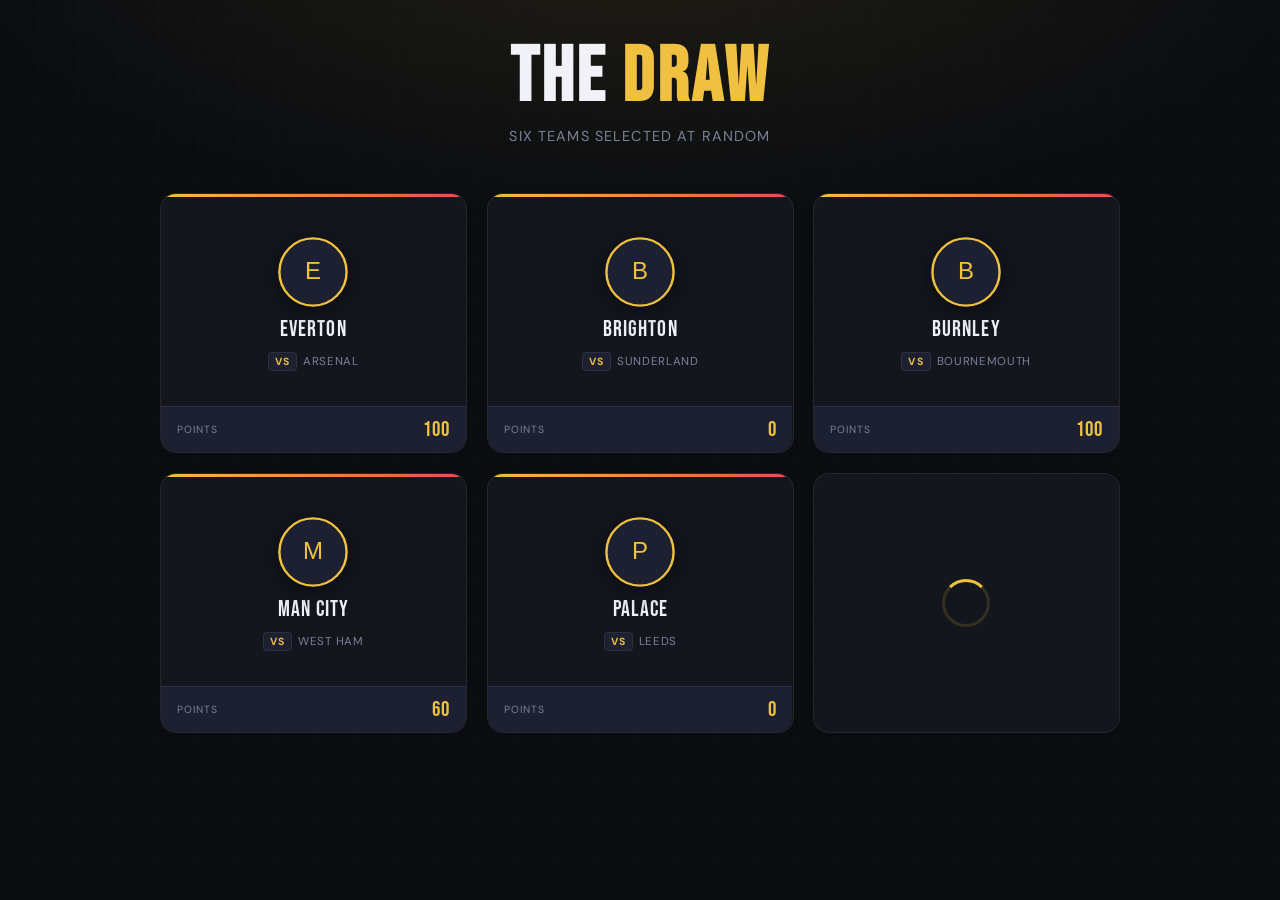
<file: demos/scratch/01/index.html>
<!DOCTYPE html>
<html lang="en">
<head>
  <meta charset="UTF-8" />
  <meta name="viewport" content="width=device-width, initial-scale=1.0"/>
  <title>Team Draw</title>
  <link href="https://fonts.googleapis.com/css2?family=Bebas+Neue&family=DM+Sans:wght@400;500;700&display=swap" rel="stylesheet"/>
  <style>
    *, *::before, *::after { box-sizing: border-box; margin: 0; padding: 0; }

    :root {
      --bg: #0a0c10;
      --surface: #13161d;
      --surface2: #1c2030;
      --accent: #f0c040;
      --accent2: #e84c4c;
      --text: #f0f2f8;
      --muted: #7a8299;
      --border: rgba(255,255,255,0.07);
      --spin-duration: 0.55s;
      --stagger: 0.22s;
    }

    html, body {
      min-height: 100vh;
      background: var(--bg);
      color: var(--text);
      font-family: 'DM Sans', sans-serif;
    }

    body {
      display: flex;
      flex-direction: column;
      align-items: center;
      padding: 40px 20px 60px;
      background-image:
        radial-gradient(ellipse 80% 50% at 50% -10%, rgba(240,192,64,0.10) 0%, transparent 70%),
        repeating-linear-gradient(0deg, transparent, transparent 39px, rgba(255,255,255,0.025) 40px),
        repeating-linear-gradient(90deg, transparent, transparent 39px, rgba(255,255,255,0.025) 40px);
    }

    header {
      text-align: center;
      margin-bottom: 48px;
    }

    header h1 {
      font-family: 'Bebas Neue', sans-serif;
      font-size: clamp(2.8rem, 6vw, 5rem);
      letter-spacing: 0.04em;
      line-height: 1;
      color: var(--text);
    }

    header h1 span {
      color: var(--accent);
    }

    header p {
      margin-top: 10px;
      font-size: 0.9rem;
      color: var(--muted);
      letter-spacing: 0.08em;
      text-transform: uppercase;
    }

    .grid {
      display: grid;
      grid-template-columns: repeat(3, 1fr);
      gap: 20px;
      width: 100%;
      max-width: 960px;
    }

    /* ── Tile Shell ── */
    .tile {
      perspective: 900px;
      height: 260px;
      cursor: default;
    }

    .tile-inner {
      position: relative;
      width: 100%;
      height: 100%;
      transform-style: preserve-3d;
      transform: rotateY(180deg);   /* start showing back face */
      transition: transform var(--spin-duration) cubic-bezier(0.4, 0, 0.2, 1);
    }

    /* Spin-in state: tile flips to 0deg (front face visible) */
    .tile-inner.revealed {
      transform: rotateY(0deg);
    }

    /* shared face styles */
    .tile-front,
    .tile-back {
      position: absolute;
      inset: 0;
      border-radius: 16px;
      backface-visibility: hidden;
      -webkit-backface-visibility: hidden;
    }

    /* ── Back face (spinner placeholder) ── */
    .tile-back {
      background: var(--surface);
      border: 1px solid var(--border);
      display: flex;
      align-items: center;
      justify-content: center;
      transform: rotateY(180deg);
    }

    .spinner-ring {
      width: 48px;
      height: 48px;
      border: 3px solid rgba(240,192,64,0.15);
      border-top-color: var(--accent);
      border-radius: 50%;
      animation: spin 0.8s linear infinite;
    }

    @keyframes spin {
      to { transform: rotate(360deg); }
    }

    /* ── Front face (team card) ── */
    .tile-front {
      background: var(--surface);
      border: 1px solid var(--border);
      overflow: hidden;
      display: flex;
      flex-direction: column;
    }

    /* Top coloured stripe */
    .tile-front::before {
      content: '';
      display: block;
      height: 3px;
      background: linear-gradient(90deg, var(--accent), var(--accent2));
      flex-shrink: 0;
    }

    .tile-body {
      flex: 1;
      display: flex;
      flex-direction: column;
      align-items: center;
      justify-content: center;
      padding: 20px 16px 16px;
      gap: 10px;
      position: relative;
    }

    .team-badge {
      width: 72px;
      height: 72px;
      object-fit: contain;
      filter: drop-shadow(0 4px 12px rgba(0,0,0,0.5));
      transition: transform 0.3s ease;
    }

    .tile:hover .team-badge {
      transform: scale(1.08) translateY(-2px);
    }

    .team-name {
      font-family: 'Bebas Neue', sans-serif;
      font-size: 1.35rem;
      letter-spacing: 0.05em;
      color: var(--text);
      text-align: center;
      line-height: 1.1;
    }

    .vs-row {
      display: flex;
      align-items: center;
      gap: 6px;
      font-size: 0.72rem;
      color: var(--muted);
      letter-spacing: 0.06em;
      text-transform: uppercase;
    }

    .vs-badge {
      background: var(--surface2);
      border: 1px solid var(--border);
      border-radius: 4px;
      padding: 2px 6px;
      font-size: 0.65rem;
      font-weight: 700;
      color: var(--accent);
      letter-spacing: 0.1em;
    }

    .tile-footer {
      display: flex;
      align-items: center;
      justify-content: space-between;
      padding: 10px 16px;
      background: var(--surface2);
      border-top: 1px solid var(--border);
      flex-shrink: 0;
    }

    .points-label {
      font-size: 0.65rem;
      text-transform: uppercase;
      letter-spacing: 0.1em;
      color: var(--muted);
    }

    .points-value {
      font-family: 'Bebas Neue', sans-serif;
      font-size: 1.3rem;
      color: var(--accent);
      letter-spacing: 0.05em;
    }

    /* Hover glow */
    .tile:hover .tile-front {
      border-color: rgba(240,192,64,0.3);
      box-shadow: 0 0 24px rgba(240,192,64,0.08), 0 8px 32px rgba(0,0,0,0.4);
    }

    /* error state */
    .error-msg {
      color: var(--accent2);
      text-align: center;
      font-size: 0.85rem;
      padding: 12px;
    }

    /* ── Responsive ── */
    @media (max-width: 680px) {
      .grid {
        grid-template-columns: repeat(2, 1fr);
      }
      .tile { height: 240px; }
    }

    @media (max-width: 420px) {
      .grid {
        grid-template-columns: 1fr 1fr;
        gap: 12px;
      }
      .tile { height: 220px; }
      .team-badge { width: 56px; height: 56px; }
    }
  </style>
</head>
<body>

  <header>
    <h1>The <span>Draw</span></h1>
    <p>Six teams selected at random</p>
  </header>

  <div class="grid" id="grid"></div>

  <script>
    // ── Parse CSV (handles quoted fields, Windows line endings) ──
    function parseCSV(text) {
      const lines = text.replace(/\r\n/g, '\n').replace(/\r/g, '\n').trim().split('\n');
      const headers = lines[0].split(',').map(h => h.trim().replace(/^"|"$/g, ''));
      return lines.slice(1).map(line => {
        const cols = line.split(',').map(c => c.trim().replace(/^"|"$/g, ''));
        const obj = {};
        headers.forEach((h, i) => obj[h] = cols[i] ?? '');
        return obj;
      }).filter(r => r['Team-name']);
    }

    // ── Pick 6 unique random rows ──
    function pickRandom(arr, n) {
      const shuffled = [...arr].sort(() => Math.random() - 0.5);
      return shuffled.slice(0, n);
    }

    // ── Build a tile element ──
    function buildTile(team) {
      const tile = document.createElement('div');
      tile.className = 'tile';

      tile.innerHTML = `
        <div class="tile-inner" id="ti-${Math.random().toString(36).slice(2)}">
          <div class="tile-back">
            <div class="spinner-ring"></div>
          </div>
          <div class="tile-front">
            <div class="tile-body">
              <img class="team-badge"
                   src="${team['Team-image-path']}"
                   alt="${team['Team-name']}"
                   onerror="this.src='data:image/svg+xml,<svg xmlns=%22http://www.w3.org/2000/svg%22 viewBox=%220 0 60 60%22><circle cx=%2230%22 cy=%2230%22 r=%2228%22 fill=%22%231c2030%22 stroke=%22%23f0c040%22 stroke-width=%222%22/><text x=%2230%22 y=%2236%22 text-anchor=%22middle%22 fill=%22%23f0c040%22 font-size=%2220%22 font-family=%22sans-serif%22>${team['Team-name'].charAt(0)}</text></svg>'" />
              <div class="team-name">${team['Team-name']}</div>
              <div class="vs-row">
                <span class="vs-badge">VS</span>
                <span>${team['Opponent-name']}</span>
              </div>
            </div>
            <div class="tile-footer">
              <span class="points-label">Points</span>
              <span class="points-value">${team['Points']}</span>
            </div>
          </div>
        </div>`;

      return tile;
    }

    // ── Staggered reveal ──
    function revealTiles(tiles) {
      tiles.forEach((tile, i) => {
        setTimeout(() => {
          const inner = tile.querySelector('.tile-inner');
          if (inner) inner.classList.add('revealed');
        }, i * 220);   // 220ms stagger between each tile
      });
    }

    // ── Main ──
    async function init() {
      const grid = document.getElementById('grid');

      // Render 6 placeholder tiles immediately so spinners show
      const placeholders = Array.from({ length: 6 }, () => {
        const tile = document.createElement('div');
        tile.className = 'tile';
        tile.innerHTML = `
          <div class="tile-inner">
            <div class="tile-back"><div class="spinner-ring"></div></div>
            <div class="tile-front"></div>
          </div>`;
        grid.appendChild(tile);
        return tile;
      });

      try {
        const res = await fetch('teams.csv');
        if (!res.ok) throw new Error(`HTTP ${res.status}`);
        const text = await res.text();
        const rows = parseCSV(text);

        if (rows.length < 6) throw new Error('Not enough teams in CSV');

        const chosen = pickRandom(rows, 6);

        // Replace placeholders with real tiles
        chosen.forEach((team, i) => {
          const realTile = buildTile(team);
          grid.replaceChild(realTile, placeholders[i]);
        });

        // Short delay so browser paints the back-faces, then reveal
        await new Promise(r => setTimeout(r, 120));
        const allTiles = grid.querySelectorAll('.tile');
        revealTiles([...allTiles]);

      } catch (err) {
        grid.innerHTML = `<div class="error-msg" style="grid-column:1/-1">
          ⚠️ Could not load teams.csv — make sure it's in the same folder as index.html.<br>
          <small style="color:#7a8299">${err.message}</small>
        </div>`;
      }
    }

    init();
  </script>
</body>
</html>
</file>
